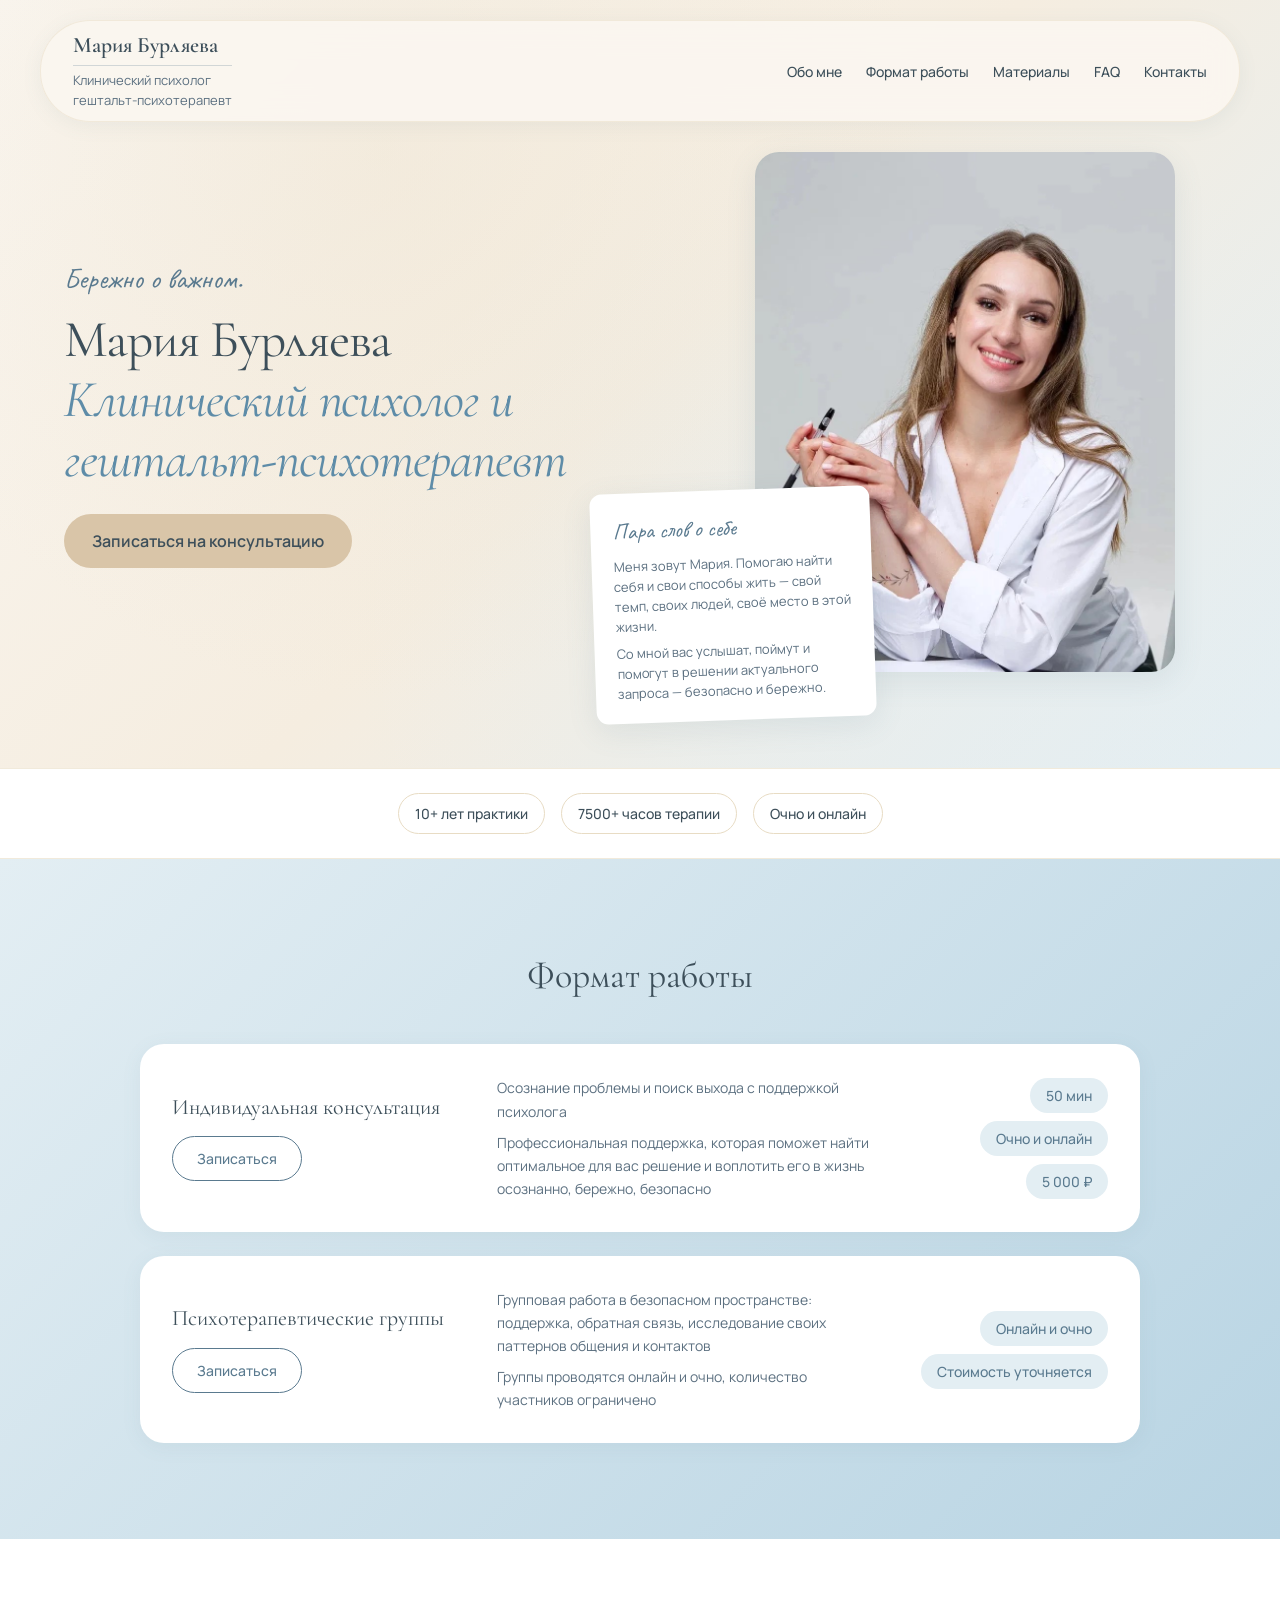
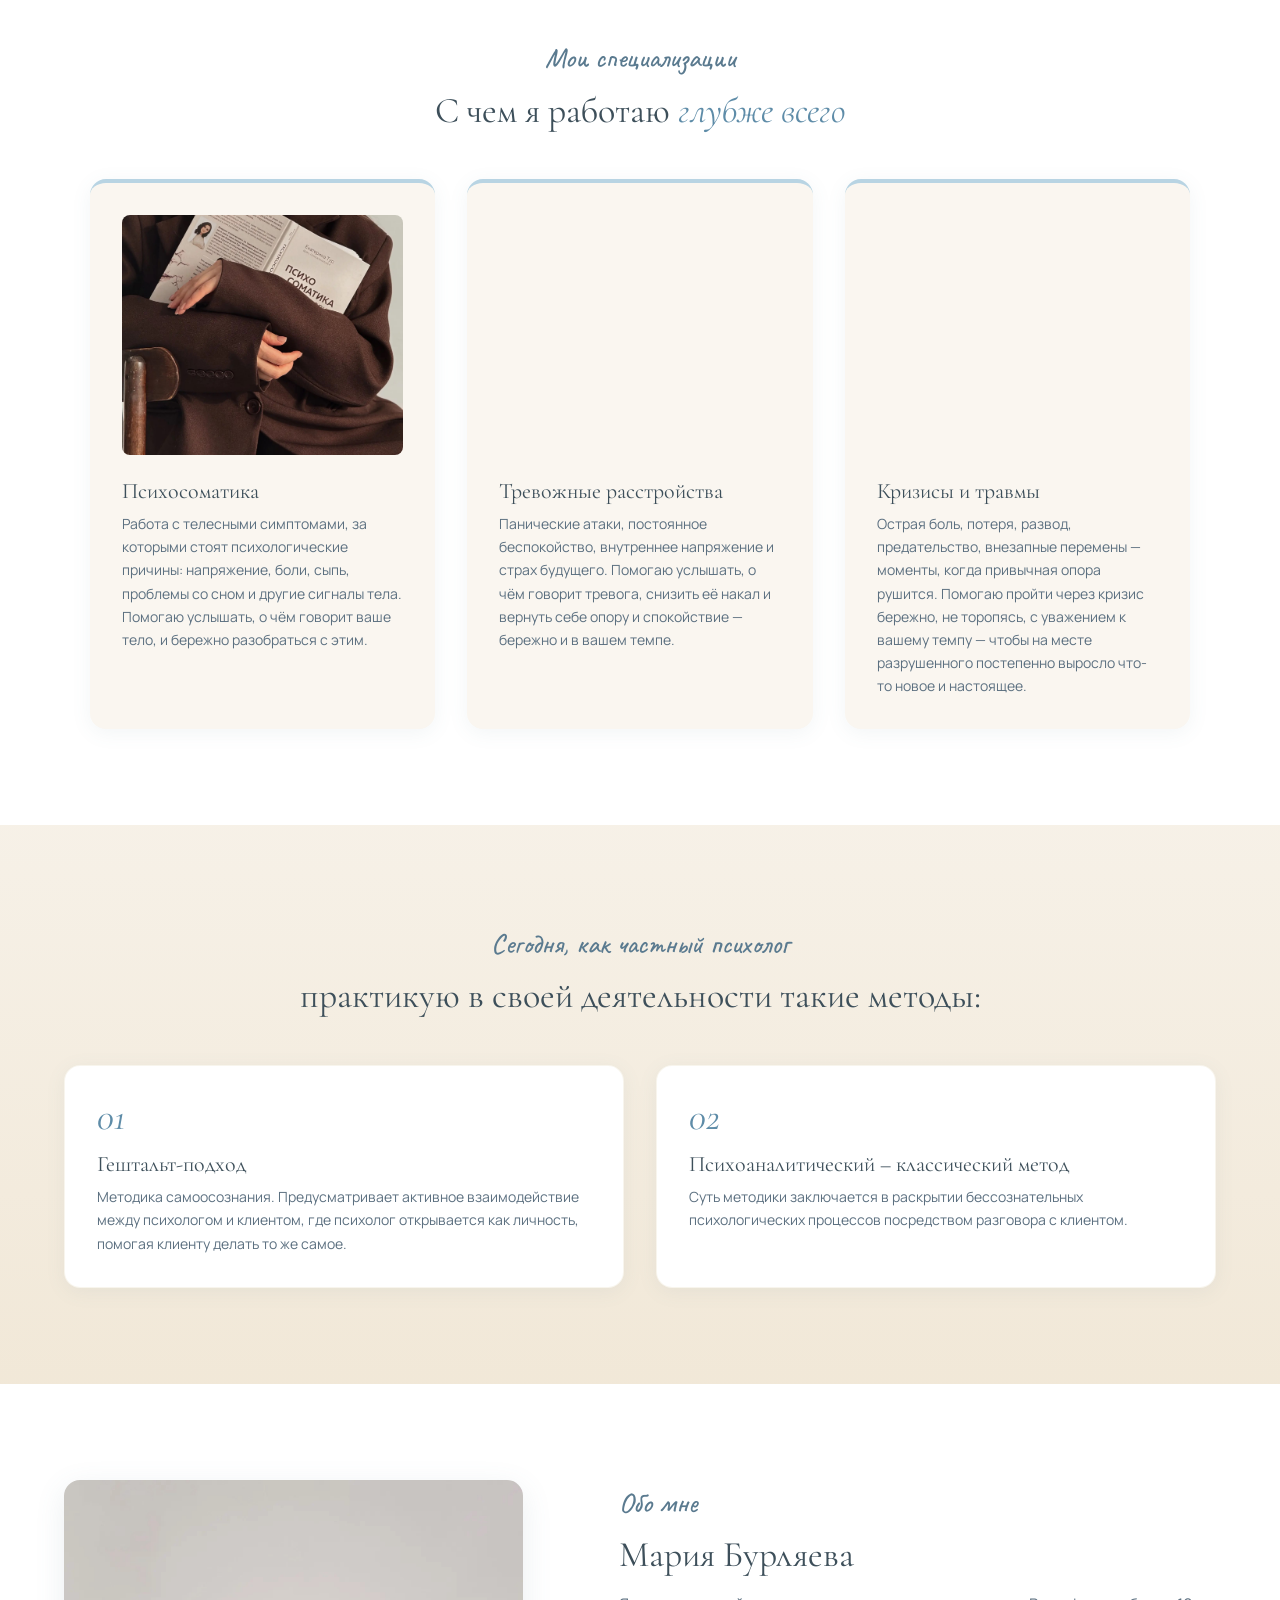
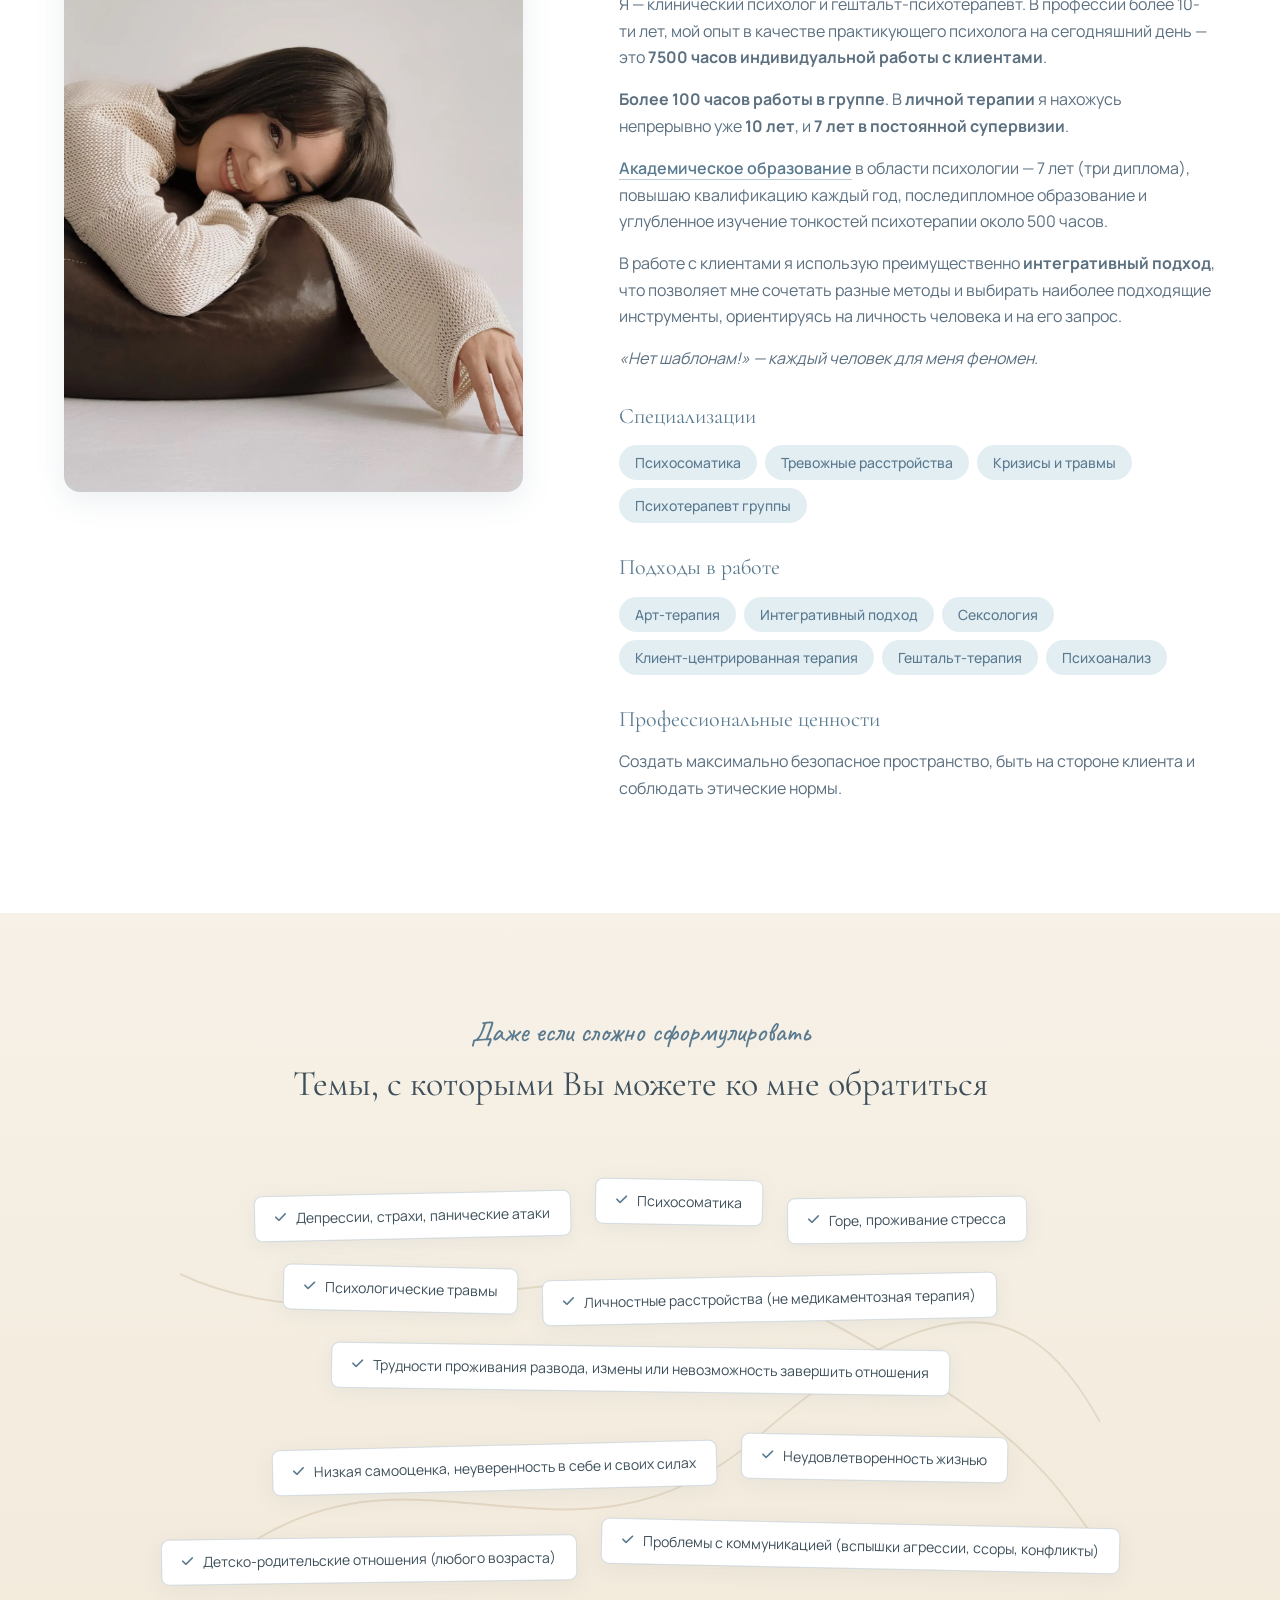
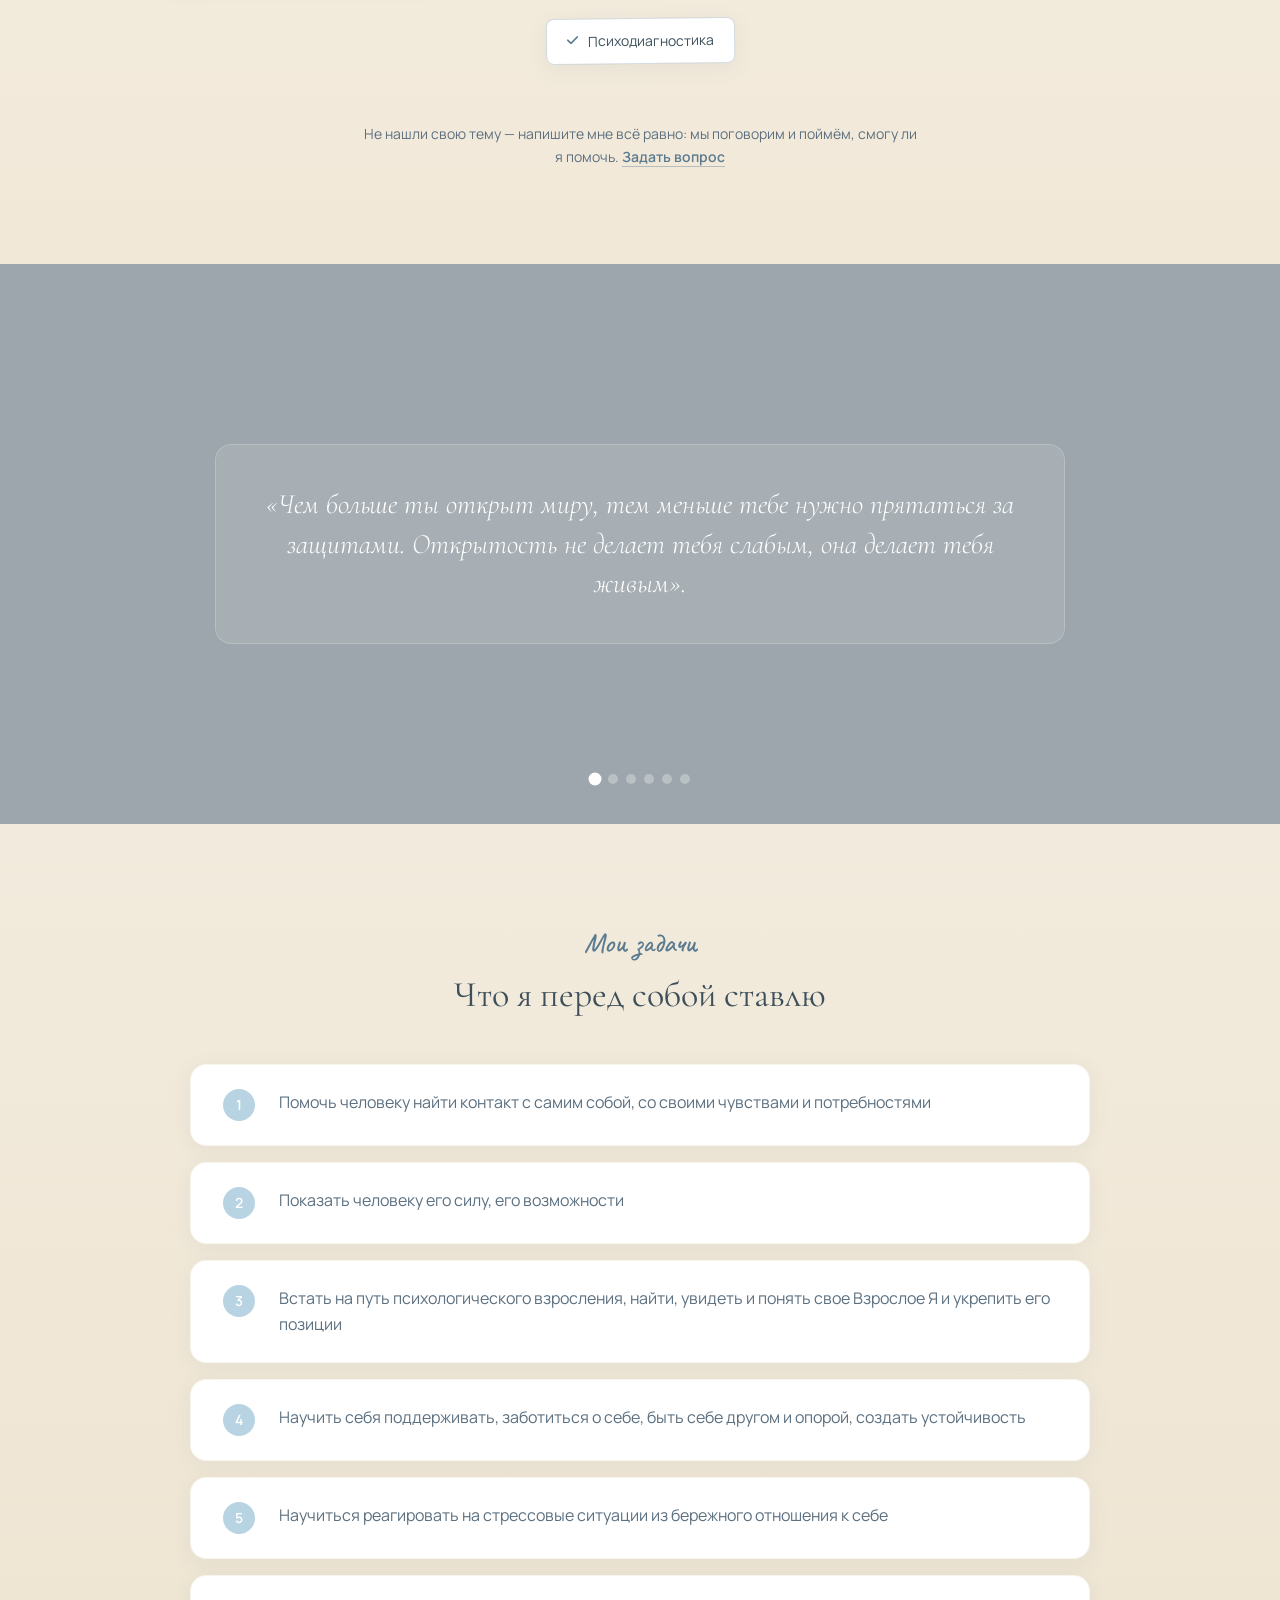
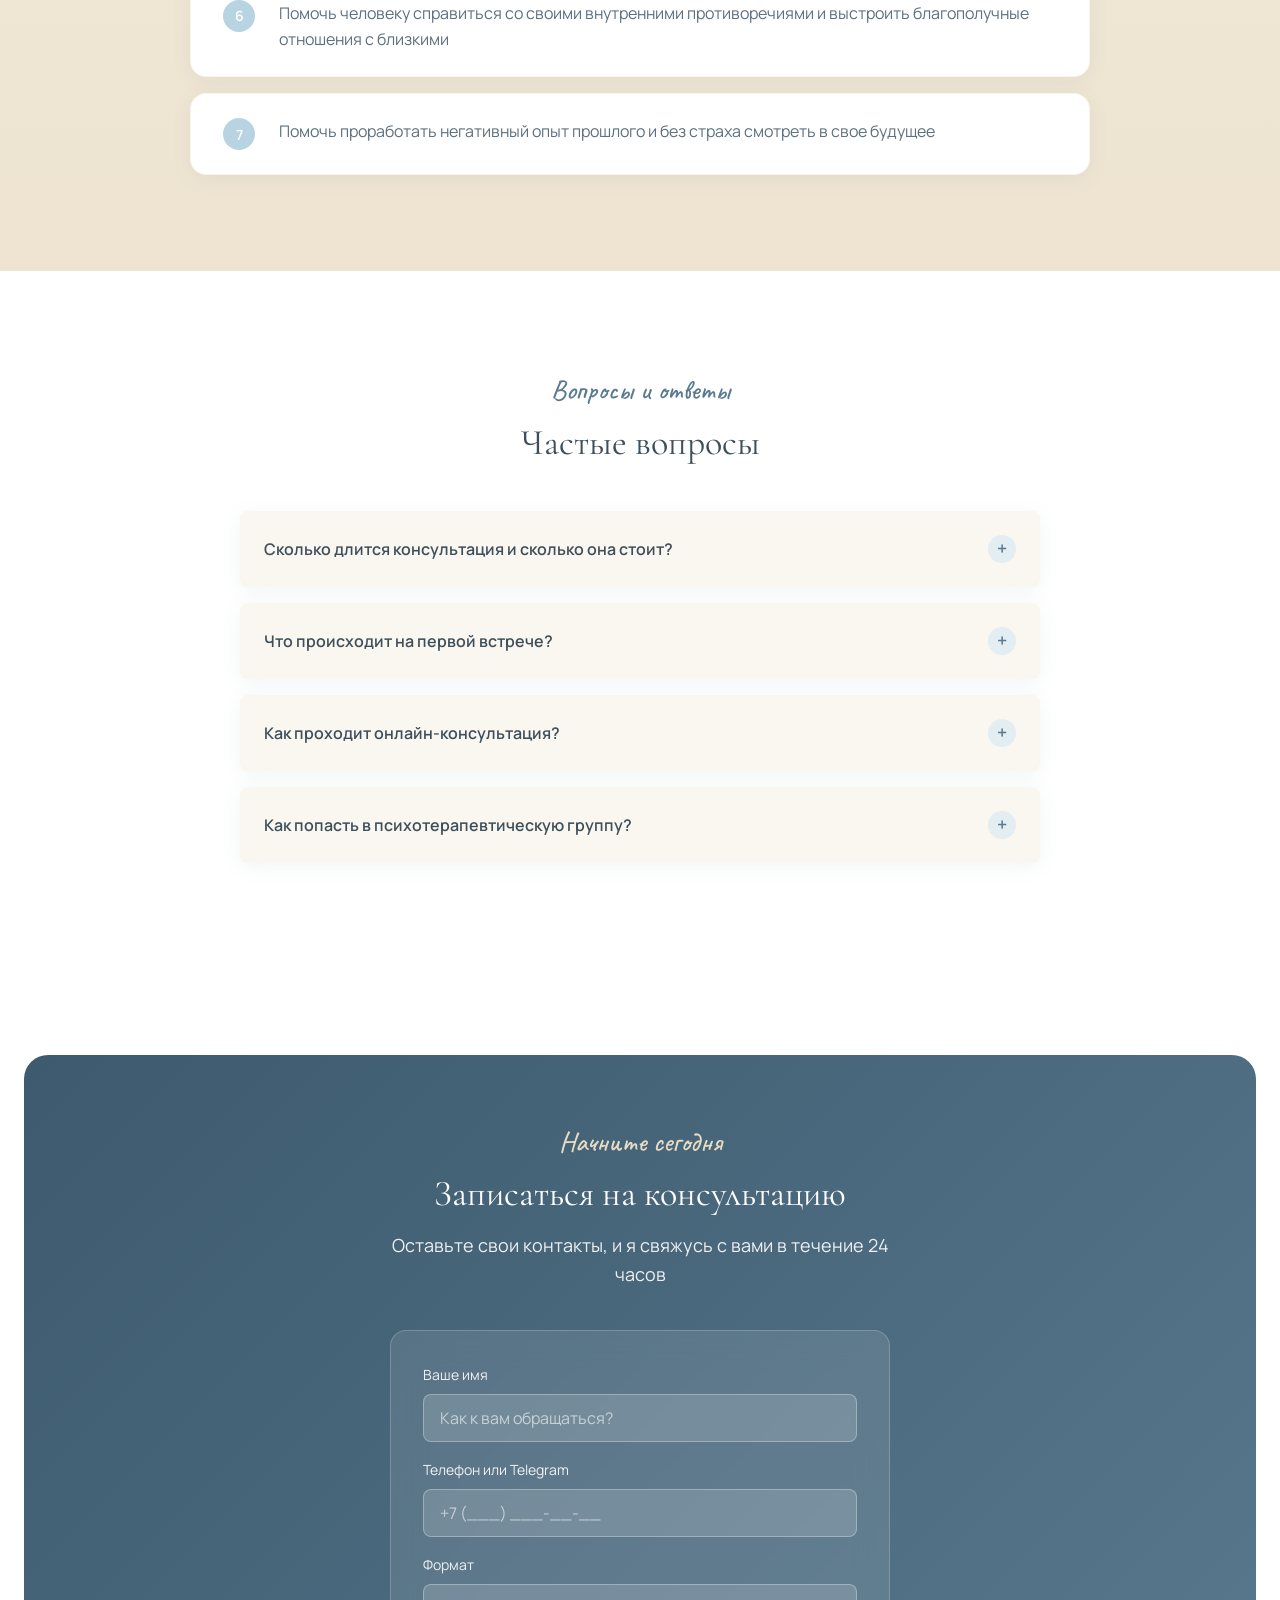
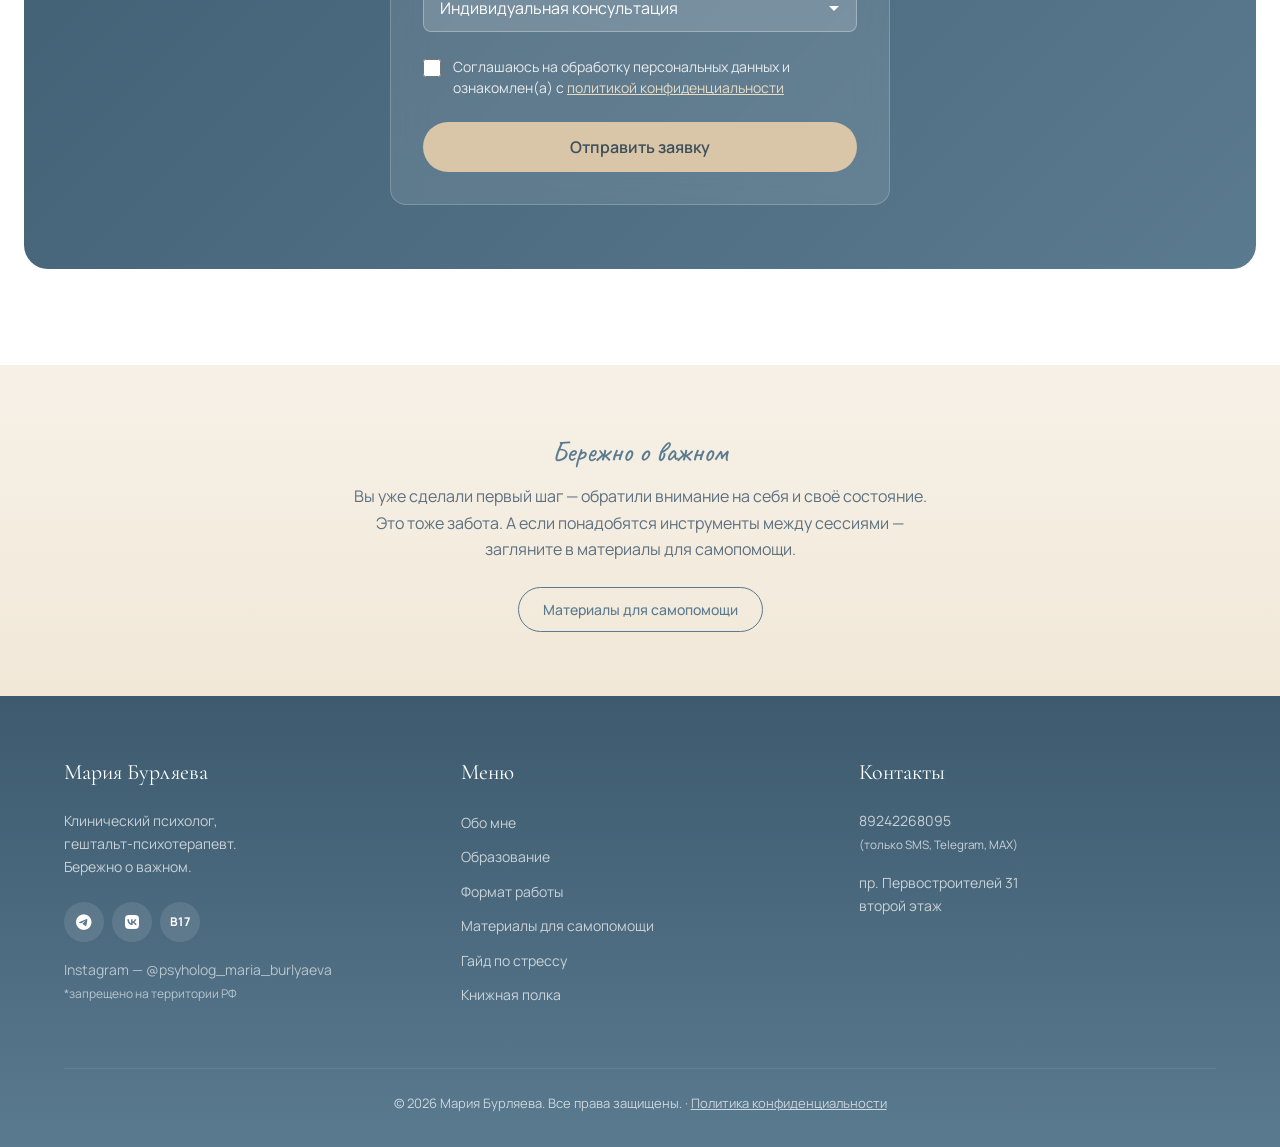
<file: index.html>
<!DOCTYPE html>
<html lang="ru">
<head>
    <meta charset="UTF-8">
    <meta name="viewport" content="width=device-width, initial-scale=1.0">
    <title>Мария Бурляева — Клинический психолог, гештальт-психотерапевт | Бережно о важном</title>
    <meta name="description" content="Клинический психолог и гештальт-психотерапевт Мария Бурляева. 10+ лет опыта, 7500 часов практики. Психосоматика, тревожные расстройства, кризисы и травмы, психотерапевтические группы. Очно и онлайн.">
    
    <meta name="color-scheme" content="light only">
    <meta name="supported-color-schemes" content="light">
    <meta name="theme-color" content="#FAF6F0">
    
    <link rel="icon" href="data:image/svg+xml,<svg xmlns='http://www.w3.org/2000/svg' viewBox='0 0 100 100'><circle cx='50' cy='50' r='48' fill='%23E3EEF3'/><path d='M10 62 Q 30 48 50 62 T 90 62' stroke='%235A7A8F' stroke-width='8' fill='none' stroke-linecap='round'/></svg>">
    <meta property="og:type" content="website">
    <meta property="og:title" content="Мария Бурляева — клинический психолог, гештальт-психотерапевт">
    <meta property="og:description" content="Бережно о важном. Психосоматика, тревожные расстройства, кризисы и травмы, психотерапевтические группы. Очно в Комсомольске-на-Амуре и онлайн. Консультация 5 000 ₽.">
    <!-- После публикации замените YOUR-DOMAIN на адрес GitHub Pages -->
    <meta property="og:image" content="https://YOUR-DOMAIN.github.io/assets/img/hero.jpg">
    <meta property="og:url" content="https://YOUR-DOMAIN.github.io/index.html">
    <link rel="canonical" href="https://YOUR-DOMAIN.github.io/index.html">
    
    <script type="application/ld+json">
    {
      "@context": "https://schema.org",
      "@type": "Person",
      "name": "Мария Бурляева",
      "jobTitle": "Клинический психолог, гештальт-психотерапевт",
      "description": "Частная практика: психосоматика, тревожные расстройства, кризисы и травмы, психотерапевтические группы, индивидуальная терапия. Очно в Комсомольске-на-Амуре и онлайн.",
      "telephone": "+7 924 226-80-95",
      "address": {
        "@type": "PostalAddress",
        "streetAddress": "пр. Первостроителей 31, 2 этаж",
        "addressLocality": "Комсомольск-на-Амуре",
        "addressCountry": "RU"
      },
      "sameAs": [
        "https://www.b17.ru/burlyaeva/",
        "https://t.me/psyholog_Maria_Burlyaeva",
        "https://vk.ru/id70805044"
      ],
      "knowsAbout": ["Психосоматика", "Тревожные расстройства", "Кризисы и травмы", "Гештальт-терапия", "Психоанализ", "Психотерапевтические группы"]
    }
    </script>
    
    <link rel="preconnect" href="https://fonts.googleapis.com">
    <link rel="preconnect" href="https://fonts.gstatic.com" crossorigin>
    <link href="https://fonts.googleapis.com/css2?family=Caveat:wght@400;500;600&family=Cormorant+Garamond:ital,wght@0,300;0,400;0,500;0,600;1,300;1,400;1,500;1,600&family=Manrope:wght@300;400;500;600;700&display=swap" rel="stylesheet">
    <link rel="stylesheet" href="https://cdnjs.cloudflare.com/ajax/libs/font-awesome/6.4.0/css/all.min.css">
    <link rel="stylesheet" href="styles.css">
    <noscript><style>.fade-in{opacity:1;transform:none}</style></noscript>
</head>
<body>

    <nav class="navbar">
        <a href="index.html" class="nav-logo">Мария Бурляева<span>Клинический психолог</span><span>гештальт-психотерапевт</span></a>
        <ul class="nav-links" id="navLinks">
            <li><a href="#about">Обо мне</a></li>
            <li><a href="#formats">Формат работы</a></li>
            <li><a href="materials.html">Материалы</a></li>
            <li><a href="#faq">FAQ</a></li>
            <li><a href="#contact">Контакты</a></li>
        </ul>
        <button class="nav-burger" id="navBurger" aria-label="Открыть меню"><span></span><span></span><span></span></button>
    </nav>

    <!-- HERO: новое фото (замените файл assets/img/hero.jpg) -->
    <section class="hero">
        <div class="container hero-grid">
            <div class="fade-in">
                <span class="hero-tagline">Бережно о важном.</span>
                <h1>Мария Бурляева<br><span class="accent-italic">Клинический психолог и гештальт-психотерапевт</span></h1>
                <div class="hero-cta"><a href="#contact" class="btn-hero">Записаться на консультацию</a></div>
            </div>
            <div class="hero-photo fade-in">
                <img src="assets/img/hero.jpg" alt="Мария Бурляева — клинический психолог" class="hero-image" decoding="async" fetchpriority="high">
                <div class="note-card">
                    <span class="hand">Пара слов о себе</span>
                    <p>Меня зовут Мария. Помогаю найти себя и свои способы жить — свой темп, своих людей, своё место в этой жизни.</p>
                    <p>Со мной вас услышат, поймут и помогут в решении актуального запроса — безопасно и бережно.</p>
                </div>
            </div>
        </div>
    </section>

    <div class="trust-bar">
        <div class="container">
            <span class="badge">10+ лет практики</span>
            <span class="badge">7500+ часов терапии</span>
            <span class="badge">Очно и онлайн</span>
        </div>
    </div>

    <section class="formats-section" id="formats">
        <div class="formats-container">
            <div class="formats-header fade-in">
                <h2>Формат работы</h2>
            </div>
            
            <div class="format-card fade-in">
                <div class="format-title">
                    <h3>Индивидуальная консультация</h3>
                    <a href="#contact" class="btn-outline">Записаться</a>
                </div>
                <div class="format-description">
                    <p>Осознание проблемы и поиск выхода с поддержкой психолога</p>
                    <p>Профессиональная поддержка, которая поможет найти оптимальное для вас решение и воплотить его в жизнь осознанно, бережно, безопасно</p>
                </div>
                <div class="format-meta">
                    <span class="meta-tag">50 мин</span>
                    <span class="meta-tag">Очно и онлайн</span>
                    <span class="meta-tag">5 000 ₽</span>
                </div>
            </div>

            <div class="format-card fade-in">
                <div class="format-title">
                    <h3>Психотерапевтические группы</h3>
                    <a href="#contact" class="btn-outline">Записаться</a>
                </div>
                <div class="format-description">
                    <p>Групповая работа в безопасном пространстве: поддержка, обратная связь, исследование своих паттернов общения и контактов</p>
                    <p>Группы проводятся онлайн и очно, количество участников ограничено</p>
                </div>
                <div class="format-meta">
                    <span class="meta-tag">Онлайн и очно</span>
                    <span class="meta-tag">Стоимость уточняется</span>
                </div>
            </div>
        </div>
    </section>

    <section class="spec-section" id="specializations">
        <div class="container">
            <div class="section-header fade-in">
                <span class="handwritten">Мои специализации</span>
                <h2>С чем я работаю <span class="accent-italic">глубже всего</span></h2>
            </div>
            <div class="spec-grid">
                <div class="spec-card fade-in">
                    <img src="assets/img/hug-book.jpg" alt="Книга о психосоматике в бережных объятиях" loading="lazy" decoding="async">
                    <h3>Психосоматика</h3>
                    <p>Работа с телесными симптомами, за которыми стоят психологические причины: напряжение, боли, сыпь, проблемы со сном и другие сигналы тела. Помогаю услышать, о чём говорит ваше тело, и бережно разобраться с этим.</p>
                </div>
                <div class="spec-card fade-in">
                    <img src="assets/img/calm.jpg" alt="Спокойствие и контакт с собой" loading="lazy" decoding="async">
                    <h3>Тревожные расстройства</h3>
                    <p>Панические атаки, постоянное беспокойство, внутреннее напряжение и страх будущего. Помогаю услышать, о чём говорит тревога, снизить её накал и вернуть себе опору и спокойствие — бережно и в вашем темпе.</p>
                </div>
                <div class="spec-card fade-in">
                    <img src="assets/img/mac-cards.jpg" alt="Метафорические ассоциативные карты в работе" loading="lazy" decoding="async">
                    <h3>Кризисы и травмы</h3>
                    <p>Острая боль, потеря, развод, предательство, внезапные перемены — моменты, когда привычная опора рушится. Помогаю пройти через кризис бережно, не торопясь, с уважением к вашему темпу — чтобы на месте разрушенного постепенно выросло что-то новое и настоящее.</p>
                </div>
            </div>
        </div>
    </section>

    <section class="methods-section sand-ripples" id="methods">
        <div class="container">
            <div class="methods-header fade-in">
                <span class="handwritten">Сегодня, как частный психолог</span>
                <h2>практикую в своей деятельности такие методы:</h2>
            </div>
            
            <div class="methods-grid">
                <div class="method-card fade-in">
                    <span class="method-number">01</span>
                    <h3 class="method-title">Гештальт-подход</h3>
                    <p class="method-description">Методика самоосознания. Предусматривает активное взаимодействие между психологом и клиентом, где психолог открывается как личность, помогая клиенту делать то же самое.</p>
                </div>
                <div class="method-card fade-in">
                    <span class="method-number">02</span>
                    <h3 class="method-title">Психоаналитический – классический метод</h3>
                    <p class="method-description">Суть методики заключается в раскрытии бессознательных психологических процессов посредством разговора с клиентом.</p>
                </div>
            </div>
        </div>
    </section>

    <section class="about-section" id="about">
        <div class="container">
            <div class="about-grid">
                <div class="fade-in">
                    <img src="assets/img/about.jpg" alt="Мария Бурляева" class="about-image" loading="lazy" decoding="async">
                </div>
                <div class="about-text fade-in">
                    <span class="handwritten">Обо мне</span>
                    <h2>Мария Бурляева</h2>
                    <p>Я — клинический психолог и гештальт-психотерапевт. В профессии более 10-ти лет, мой опыт в качестве практикующего психолога на сегодняшний день — это <strong>7500 часов индивидуальной работы с клиентами</strong>.</p>
                    <p><strong>Более 100 часов работы в группе</strong>. В <strong>личной терапии</strong> я нахожусь непрерывно уже <strong>10 лет</strong>, и <strong>7 лет в постоянной супервизии</strong>.</p>
                    <p><a href="education.html" class="text-link">Академическое образование</a> в области психологии — 7 лет (три диплома), повышаю квалификацию каждый год, последипломное образование и углубленное изучение тонкостей психотерапии около 500 часов.</p>
                    <p>В работе с клиентами я использую преимущественно <strong>интегративный подход</strong>, что позволяет мне сочетать разные методы и выбирать наиболее подходящие инструменты, ориентируясь на личность человека и на его запрос.</p>
                    <p><em>«Нет шаблонам!» — каждый человек для меня феномен.</em></p>

                    <h3>Специализации</h3>
                    <div class="approach-tags">
                        <span class="approach-tag">Психосоматика</span>
                        <span class="approach-tag">Тревожные расстройства</span>
                        <span class="approach-tag">Кризисы и травмы</span>
                        <span class="approach-tag">Психотерапевт группы</span>
                    </div>

                    <h3>Подходы в работе</h3>
                    <div class="approach-tags">
                        <span class="approach-tag">Арт-терапия</span>
                        <span class="approach-tag">Интегративный подход</span>
                        <span class="approach-tag">Сексология</span>
                        <span class="approach-tag">Клиент-центрированная терапия</span>
                        <span class="approach-tag">Гештальт-терапия</span>
                        <span class="approach-tag">Психоанализ</span>
                    </div>

                    <h3>Профессиональные ценности</h3>
                    <p>Создать максимально безопасное пространство, быть на стороне клиента и соблюдать этические нормы.</p>
                </div>
            </div>
        </div>
    </section>

    <section class="topics-section sand-ripples" id="topics">
        <div class="container">
            <div class="section-header fade-in">
                <span class="handwritten">Даже если сложно сформулировать</span>
                <h2>Темы, с которыми Вы можете ко мне обратиться</h2>
            </div>

            <div class="topics-cloud fade-in">
                <svg class="topics-lines" viewBox="0 0 1000 400" preserveAspectRatio="none" aria-hidden="true">
                    <path d="M60 320 C 260 180, 420 340, 620 210 S 900 120, 960 200" fill="none" stroke-width="1.5"/>
                    <path d="M40 90 C 240 160, 480 40, 700 130 S 920 260, 970 300" fill="none" stroke-width="1.5"/>
                </svg>
                <span class="topic-chip"><i class="fas fa-check" aria-hidden="true"></i>Депрессии, страхи, панические атаки</span>
                <span class="topic-chip"><i class="fas fa-check" aria-hidden="true"></i>Психосоматика</span>
                <span class="topic-chip"><i class="fas fa-check" aria-hidden="true"></i>Горе, проживание стресса</span>
                <span class="topic-chip"><i class="fas fa-check" aria-hidden="true"></i>Психологические травмы</span>
                <span class="topic-chip"><i class="fas fa-check" aria-hidden="true"></i>Личностные расстройства (не медикаментозная терапия)</span>
                <span class="topic-chip"><i class="fas fa-check" aria-hidden="true"></i>Трудности проживания развода, измены или невозможность завершить отношения</span>
                <span class="topic-chip"><i class="fas fa-check" aria-hidden="true"></i>Низкая самооценка, неуверенность в себе и своих силах</span>
                <span class="topic-chip"><i class="fas fa-check" aria-hidden="true"></i>Неудовлетворенность жизнью</span>
                <span class="topic-chip"><i class="fas fa-check" aria-hidden="true"></i>Детско-родительские отношения (любого возраста)</span>
                <span class="topic-chip"><i class="fas fa-check" aria-hidden="true"></i>Проблемы с коммуникацией (вспышки агрессии, ссоры, конфликты)</span>
                <span class="topic-chip"><i class="fas fa-check" aria-hidden="true"></i>Психодиагностика</span>
            </div>

            <p class="topics-note">
                Не нашли свою тему — напишите мне всё равно: мы поговорим и поймём, смогу ли я помочь. 
                <a href="#contact">Задать вопрос</a>
            </p>
        </div>
    </section>

    <!-- ЦИТАТЫ НА ФОНЕ МОРЯ: 6 новых цитат -->
    <section class="principles-section">
        <div class="video-background">
            <video id="oceanVideo" autoplay muted loop playsinline preload="metadata" aria-hidden="true">
                <source src="assets/ocean.mp4" type="video/mp4">
            </video>
            <div class="video-overlay"></div>
        </div>
        
        <div class="principles-container">
            <div class="principle-quote active">
                <p>«Чем больше ты открыт миру, тем меньше тебе нужно прятаться за защитами. Открытость не делает тебя слабым, она делает тебя живым».</p>
            </div>
            <div class="principle-quote">
                <p>«Близость начинается не там, где мы перестаём бояться, а там, где решаемся быть собой, даже когда немного страшно».</p>
            </div>
            <div class="principle-quote">
                <p>«Иногда самое взрослое решение — перестать доказывать, что ты справляешься, и честно признать, что тебе нужна поддержка».</p>
            </div>
            <div class="principle-quote">
                <p>«Мы часто называем это характером, хотя на самом деле это может быть просто способ больше никогда не испытывать боль».</p>
            </div>
            <div class="principle-quote">
                <p>«Психологическая зрелость — не в том, чтобы ничего не чувствовать, а в том, чтобы выдерживать свои чувства, не разрушая себя и отношения с другими».</p>
            </div>
            <div class="principle-quote">
                <p>«Уязвимость — это не отсутствие силы. Это способность не отказываться от себя ради того, чтобы казаться сильным».</p>
            </div>
        </div>
        
        <div class="quote-indicators" role="group" aria-label="Переключение цитат">
            <button class="quote-dot active" data-index="0" aria-label="Цитата 1"></button>
            <button class="quote-dot" data-index="1" aria-label="Цитата 2"></button>
            <button class="quote-dot" data-index="2" aria-label="Цитата 3"></button>
            <button class="quote-dot" data-index="3" aria-label="Цитата 4"></button>
            <button class="quote-dot" data-index="4" aria-label="Цитата 5"></button>
            <button class="quote-dot" data-index="5" aria-label="Цитата 6"></button>
        </div>
    </section>

    <section class="tasks-section sand-ripples-dense">
        <div class="container">
            <div class="section-header fade-in">
                <span class="handwritten">Мои задачи</span>
                <h2>Что я перед собой ставлю</h2>
            </div>
            <div class="tasks-list">
                <div class="task-item fade-in"><span class="task-number">1</span><div class="task-content">Помочь человеку найти контакт с самим собой, со своими чувствами и потребностями</div></div>
                <div class="task-item fade-in"><span class="task-number">2</span><div class="task-content">Показать человеку его силу, его возможности</div></div>
                <div class="task-item fade-in"><span class="task-number">3</span><div class="task-content">Встать на путь психологического взросления, найти, увидеть и понять свое Взрослое Я и укрепить его позиции</div></div>
                <div class="task-item fade-in"><span class="task-number">4</span><div class="task-content">Научить себя поддерживать, заботиться о себе, быть себе другом и опорой, создать устойчивость</div></div>
                <div class="task-item fade-in"><span class="task-number">5</span><div class="task-content">Научиться реагировать на стрессовые ситуации из бережного отношения к себе</div></div>
                <div class="task-item fade-in"><span class="task-number">6</span><div class="task-content">Помочь человеку справиться со своими внутренними противоречиями и выстроить благополучные отношения с близкими</div></div>
                <div class="task-item fade-in"><span class="task-number">7</span><div class="task-content">Помочь проработать негативный опыт прошлого и без страха смотреть в свое будущее</div></div>
            </div>
        </div>
    </section>

    <section class="faq-section" id="faq">
        <div class="container">
            <div class="section-header fade-in">
                <span class="handwritten">Вопросы и ответы</span>
                <h2>Частые вопросы</h2>
            </div>
            <div class="faq-container">
                <div class="faq-item fade-in">
                    <button type="button" class="faq-question" aria-expanded="false" aria-controls="faq-1">Сколько длится консультация и сколько она стоит?<span class="faq-icon" aria-hidden="true">+</span></button>
                    <div class="faq-answer" id="faq-1">Стандартная сессия длится 50 минут и стоит 5 000 ₽ — одинаково для очного и онлайн-формата. Рекомендуемая частота — 1–2 раза в неделю.</div>
                </div>
                <div class="faq-item fade-in">
                    <button type="button" class="faq-question" aria-expanded="false" aria-controls="faq-2">Что происходит на первой встрече?<span class="faq-icon" aria-hidden="true">+</span></button>
                    <div class="faq-answer" id="faq-2">Мы знакомимся, обсуждаем ваш запрос и определяем, комфортно ли нам работать вместе. Вы можете задать любые вопросы о моём подходе и методе работы.</div>
                </div>
                <div class="faq-item fade-in">
                    <button type="button" class="faq-question" aria-expanded="false" aria-controls="faq-3">Как проходит онлайн-консультация?<span class="faq-icon" aria-hidden="true">+</span></button>
                    <div class="faq-answer" id="faq-3">Встречаемся в Zoom, Skype или Telegram. Важно быть в тихом месте со стабильным интернетом. По качеству работы онлайн-формат не уступает очному.</div>
                </div>
                <div class="faq-item fade-in">
                    <button type="button" class="faq-question" aria-expanded="false" aria-controls="faq-4">Как попасть в психотерапевтическую группу?<span class="faq-icon" aria-hidden="true">+</span></button>
                    <div class="faq-answer" id="faq-4">Напишите мне — я расскажу о ближайших группах (онлайн и очных), формате и стоимости. Перед стартом группы мы кратко созвонимся, чтобы понять, подходит ли вам этот формат.</div>
                </div>
            </div>
        </div>
    </section>

    <section id="contact">
        <div class="contact-section fade-in">
            <span class="handwritten" style="color: var(--sand);">Начните сегодня</span>
            <h2>Записаться на консультацию</h2>
            <p class="contact-subtitle">Оставьте свои контакты, и я свяжусь с вами в течение 24 часов</p>
            
            <form class="contact-form" id="contactForm">
                <div class="form-group">
                    <label for="name">Ваше имя</label>
                    <input type="text" id="name" name="name" placeholder="Как к вам обращаться?" autocomplete="name" required>
                </div>
                <div class="form-group">
                    <label for="phone">Телефон или Telegram</label>
                    <input type="text" id="phone" name="phone" placeholder="+7 (___) ___-__-__" autocomplete="tel" required>
                </div>
                <div class="form-group">
                    <label for="service">Формат</label>
                    <select id="service" name="service">
                        <option value="individual">Индивидуальная консультация</option>
                        <option value="group">Психотерапевтическая группа</option>
                        <option value="other">Другое</option>
                    </select>
                </div>
                <label class="consent">
                    <input type="checkbox" id="consent" name="consent" required>
                    <span>Соглашаюсь на обработку персональных данных и ознакомлен(а) с <a href="privacy.html" target="_blank" rel="noopener">политикой конфиденциальности</a></span>
                </label>
                <button type="submit" class="btn-coral">Отправить заявку</button>
                <p class="form-status" id="formStatus" role="status">Спасибо! Заявка отправлена. Я свяжусь с вами в течение 24 часов.</p>
            </form>
        </div>
    </section>

    <section class="farewell sand-ripples">
        <div class="container farewell-inner fade-in">
            <span class="handwritten">Бережно о важном</span>
            <p class="lead">Вы уже сделали первый шаг — обратили внимание на себя и своё состояние. Это тоже забота. А если понадобятся инструменты между сессиями — загляните в материалы для самопомощи.</p>
            <a href="materials.html" class="btn-outline">Материалы для самопомощи</a>
        </div>
    </section>

    <footer>
        <div class="container">
            <div class="footer-grid">
                <div class="footer-col">
                    <h4>Мария Бурляева</h4>
                    <p>Клинический психолог,<br>гештальт-психотерапевт.<br>Бережно о важном.</p>
                    <div class="footer-social">
                        <a href="https://t.me/psyholog_Maria_Burlyaeva" target="_blank" rel="noopener" aria-label="Telegram"><i class="fab fa-telegram-plane"></i></a>
                        <a href="https://vk.ru/id70805044" target="_blank" rel="noopener" aria-label="ВКонтакте"><i class="fab fa-vk"></i></a>
                        <a href="https://www.b17.ru/burlyaeva/" target="_blank" rel="noopener" aria-label="Профиль на B17"><span class="b17-icon">B17</span></a>
                    </div>
                    <p class="footer-note">Instagram — @psyholog_maria_burlyaeva<br><small>*запрещено на территории РФ</small></p>
                </div>
                <div class="footer-col">
                    <h4>Меню</h4>
                    <ul>
                        <li><a href="index.html#about">Обо мне</a></li>
                        <li><a href="education.html">Образование</a></li>
                        <li><a href="index.html#formats">Формат работы</a></li>
                        <li><a href="materials.html">Материалы для самопомощи</a></li>
                        <li><a href="materials.html#guide">Гайд по стрессу</a></li>
                        <li><a href="materials.html#books">Книжная полка</a></li>
                    </ul>
                </div>
                <div class="footer-col">
                    <h4>Контакты</h4>
                    <p><a href="tel:+79242268095">89242268095</a><br><small>(только SMS, Telegram, MAX)</small></p>
                    <p>пр. Первостроителей 31<br>второй этаж</p>
                </div>
            </div>
            <div class="footer-bottom">
                <p>&copy; 2026 Мария Бурляева. Все права защищены. · <a href="privacy.html">Политика конфиденциальности</a></p>
            </div>
        </div>
    </footer>

    <script>
        document.getElementById('navBurger').addEventListener('click', () => {
            document.getElementById('navLinks').classList.toggle('active');
        });

        document.querySelectorAll('.faq-question').forEach(btn => {
            btn.addEventListener('click', () => {
                const item = btn.parentElement;
                const wasOpen = item.classList.contains('active');
                document.querySelectorAll('.faq-item').forEach(i => {
                    i.classList.remove('active');
                    i.querySelector('.faq-question').setAttribute('aria-expanded', 'false');
                });
                if (!wasOpen) {
                    item.classList.add('active');
                    btn.setAttribute('aria-expanded', 'true');
                }
            });
        });

        const observer = new IntersectionObserver((entries) => {
            entries.forEach(entry => {
                if (entry.isIntersecting) entry.target.classList.add('visible');
            });
        }, { threshold: 0.1 });
        document.querySelectorAll('.fade-in').forEach(el => observer.observe(el));

        // Карусель цитат: 6 слайдов, автопереключение каждые 5 секунд
        const quotes = document.querySelectorAll('.principle-quote');
        const dots = document.querySelectorAll('.quote-dot');
        let currentQuote = 0;

        function showQuote(index) {
            quotes.forEach(q => q.classList.remove('active'));
            dots.forEach(d => d.classList.remove('active'));
            quotes[index].classList.add('active');
            dots[index].classList.add('active');
            currentQuote = index;
        }

        setInterval(() => showQuote((currentQuote + 1) % quotes.length), 5000);
        dots.forEach((dot, index) => dot.addEventListener('click', () => showQuote(index)));

        const ocean = document.getElementById('oceanVideo');
        if (ocean) {
            const videoObserver = new IntersectionObserver((entries) => {
                entries.forEach(entry => {
                    if (entry.isIntersecting) ocean.play().catch(() => {});
                    else ocean.pause();
                });
            }, { threshold: 0.15 });
            videoObserver.observe(ocean.closest('section'));
        }

        // Отправка заявки на burlyaeva.m@bk.ru через FormSubmit + запасной mailto
        const form = document.getElementById('contactForm');
        form.addEventListener('submit', async (e) => {
            e.preventDefault();
            const status = document.getElementById('formStatus');
            const fd = new FormData(form);
            const data = Object.fromEntries(fd.entries());
            data._subject = 'Заявка с сайта Марии Бурляевой';
            data._template = 'table';
            data._captcha = 'false';
            try {
                const res = await fetch('https://formsubmit.co/ajax/burlyaeva.m@bk.ru', {
                    method: 'POST',
                    headers: { 'Content-Type': 'application/json', 'Accept': 'application/json' },
                    body: JSON.stringify(data)
                });
                if (!res.ok) throw new Error('send failed');
                status.textContent = 'Спасибо! Заявка отправлена. Я свяжусь с вами в течение 24 часов.';
                status.classList.add('visible');
                form.reset();
            } catch (err) {
                const body = encodeURIComponent(
                    'Имя: ' + data.name + '\nТелефон или Telegram: ' + data.phone + '\nФормат: ' + data.service
                );
                window.location.href = 'mailto:burlyaeva.m@bk.ru?subject=' +
                    encodeURIComponent('Заявка с сайта Марии Бурляевой') + '&body=' + body;
                status.textContent = 'Открылась ваша почтовая программа для отправки письма. Если нет — напишите на burlyaeva.m@bk.ru.';
                status.classList.add('visible');
            }
            setTimeout(() => status.classList.remove('visible'), 8000);
        });
    </script>
</body>
</html>
</file>
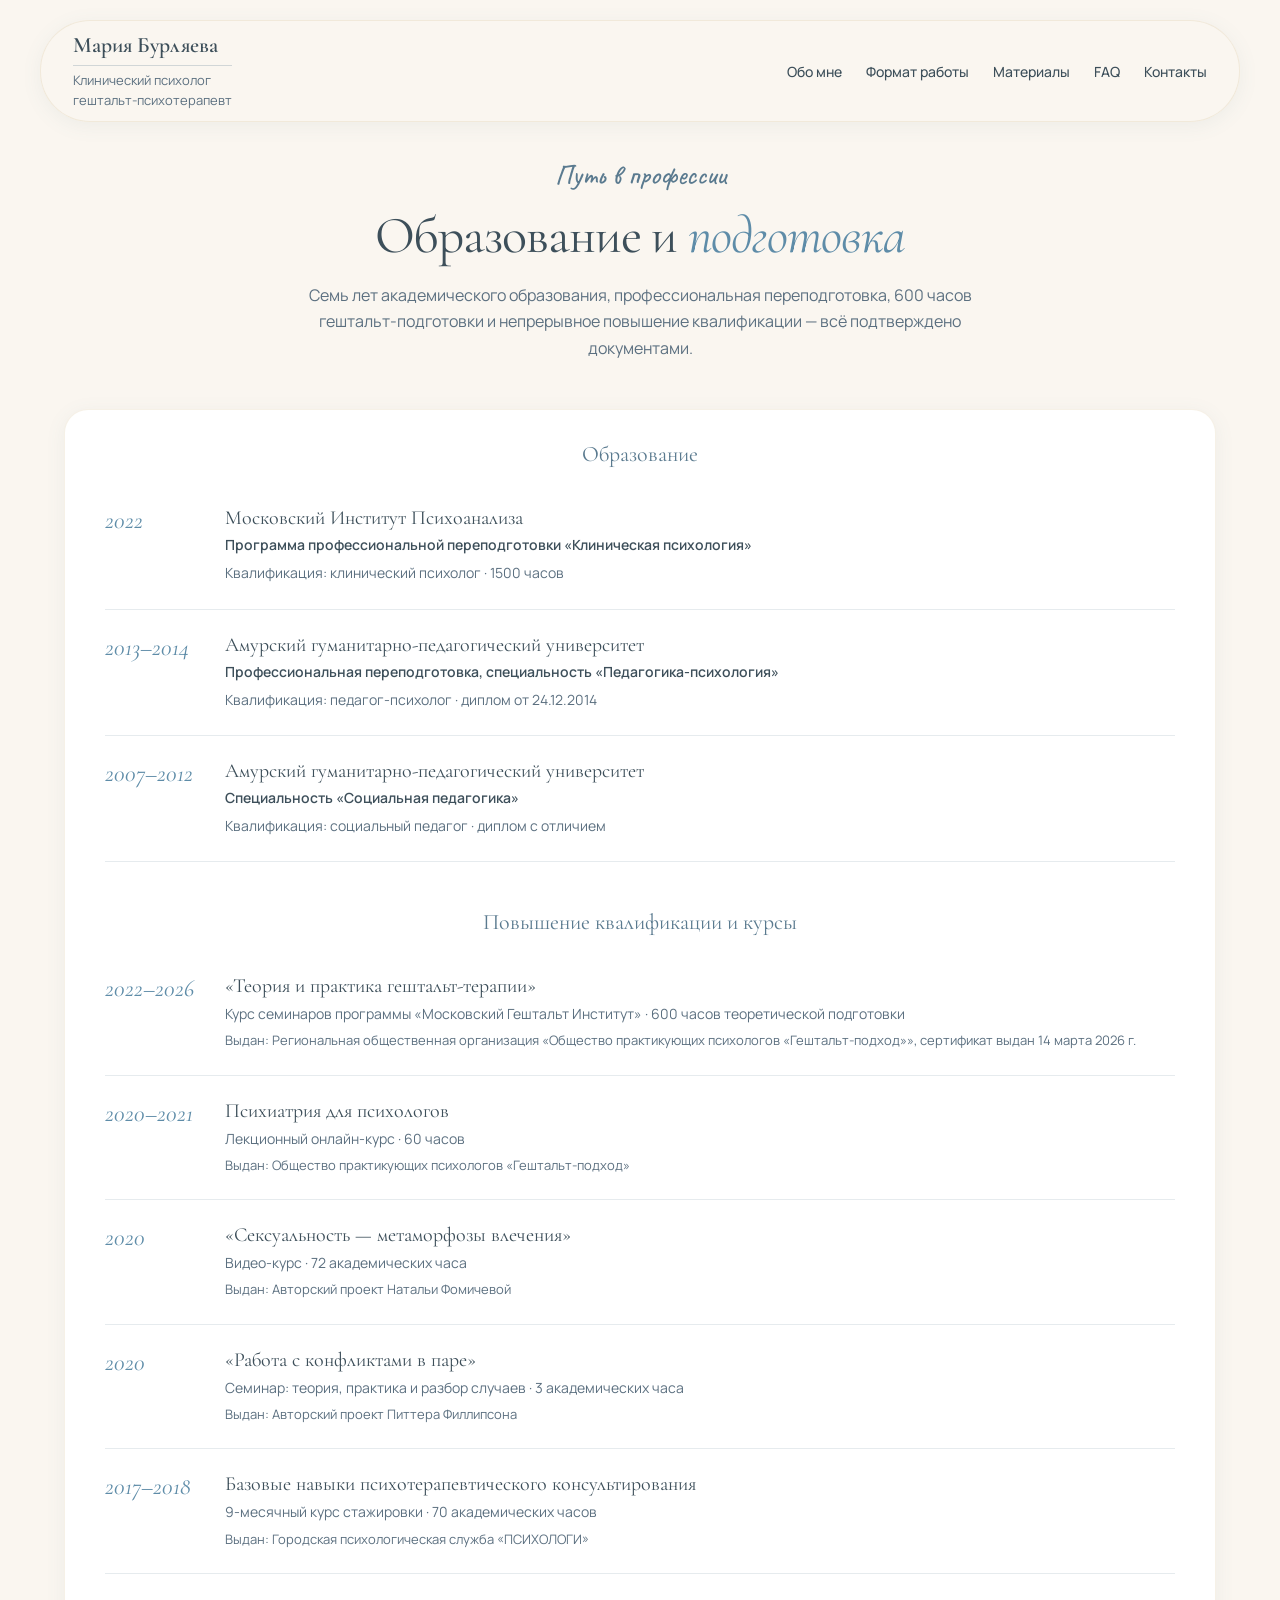
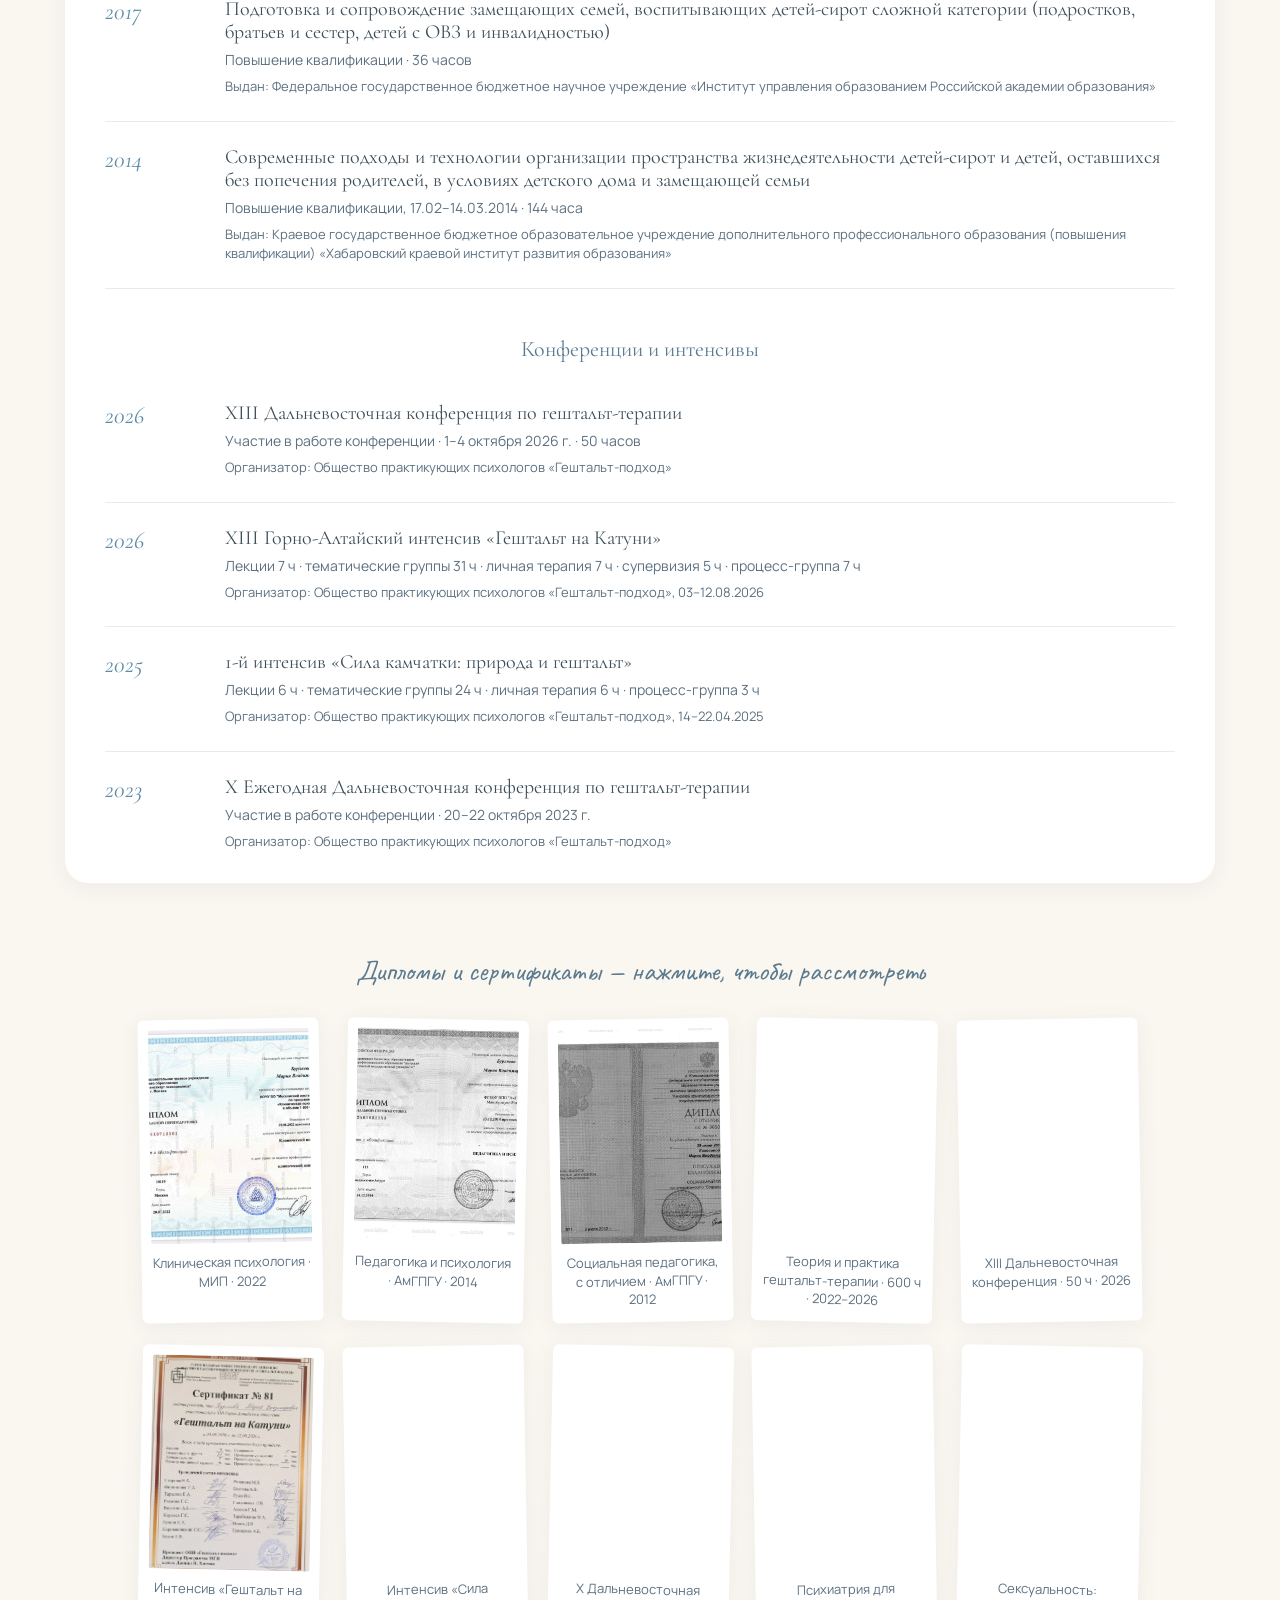
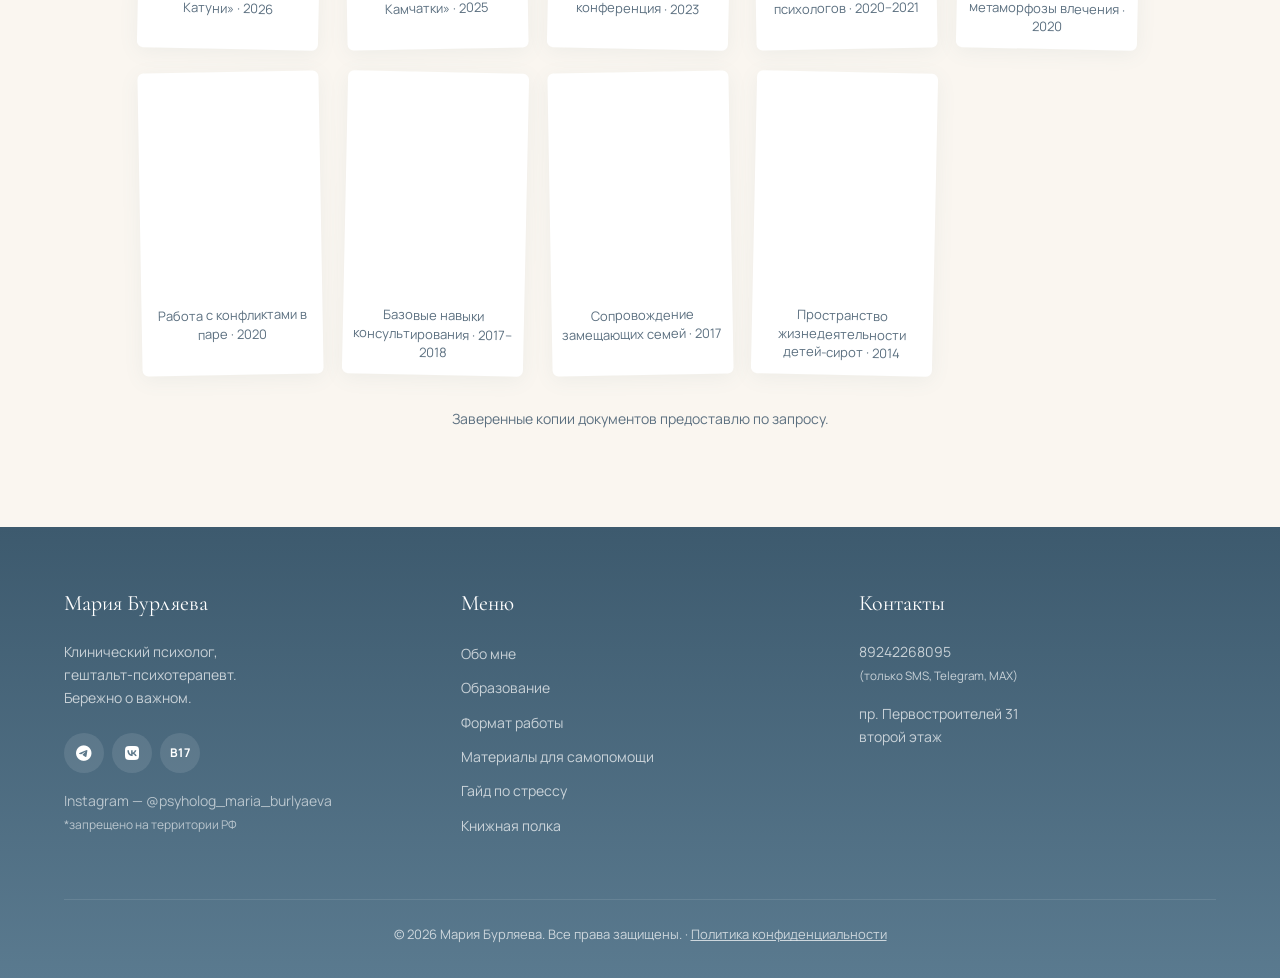
<file: education.html>
<!DOCTYPE html>
<html lang="ru">
<head>
    <meta charset="UTF-8">
    <meta name="viewport" content="width=device-width, initial-scale=1.0">
    <title>Образование и подготовка — Мария Бурляева</title>
    <meta name="description" content="Образование Марии Бурляевой: дипломы, профессиональная переподготовка, удостоверения, сертификаты, конференции и интенсивы. Московский Институт Психоанализа, АмГПГУ, Московский Гештальт Институт.">
    
    <meta name="color-scheme" content="light only">
    <meta name="theme-color" content="#FAF6F0">
    
    <link rel="icon" href="data:image/svg+xml,<svg xmlns='http://www.w3.org/2000/svg' viewBox='0 0 100 100'><circle cx='50' cy='50' r='48' fill='%23E3EEF3'/><path d='M10 62 Q 30 48 50 62 T 90 62' stroke='%235A7A8F' stroke-width='8' fill='none' stroke-linecap='round'/></svg>">
    <meta property="og:type" content="website">
    <meta property="og:title" content="Образование и подготовка — Мария Бурляева">
    <meta property="og:description" content="Дипломы, удостоверения и сертификаты: семь лет академического образования, 600 часов гештальт-подготовки и непрерывная практика.">
    <!-- После публикации замените YOUR-DOMAIN на адрес GitHub Pages -->
    <meta property="og:image" content="https://YOUR-DOMAIN.github.io/assets/img/reading.jpg">
    <meta property="og:url" content="https://YOUR-DOMAIN.github.io/education.html">
    <link rel="canonical" href="https://YOUR-DOMAIN.github.io/education.html">
    
    <link rel="preconnect" href="https://fonts.googleapis.com">
    <link rel="preconnect" href="https://fonts.gstatic.com" crossorigin>
    <link href="https://fonts.googleapis.com/css2?family=Caveat:wght@400;500;600&family=Cormorant+Garamond:ital,wght@0,300;0,400;0,500;0,600;1,300;1,400;1,500;1,600&family=Manrope:wght@300;400;500;600;700&display=swap" rel="stylesheet">
    <link rel="stylesheet" href="https://cdnjs.cloudflare.com/ajax/libs/font-awesome/6.4.0/css/all.min.css">
    <link rel="stylesheet" href="styles.css">
    <noscript><style>.fade-in{opacity:1;transform:none}</style></noscript>
</head>
<body>

    <nav class="navbar">
        <a href="index.html" class="nav-logo">Мария Бурляева<span>Клинический психолог</span><span>гештальт-психотерапевт</span></a>
        <ul class="nav-links" id="navLinks">
            <li><a href="index.html#about">Обо мне</a></li>
            <li><a href="index.html#formats">Формат работы</a></li>
            <li><a href="materials.html">Материалы</a></li>
            <li><a href="index.html#faq">FAQ</a></li>
            <li><a href="index.html#contact">Контакты</a></li>
        </ul>
        <button class="nav-burger" id="navBurger" aria-label="Открыть меню"><span></span><span></span><span></span></button>
    </nav>

    <section class="education-page">
        <div class="container">
            <div class="section-header fade-in">
                <span class="handwritten">Путь в профессии</span>
                <h1>Образование и <span class="accent-italic">подготовка</span></h1>
                <p class="lead">Семь лет академического образования, профессиональная переподготовка, 600 часов гештальт-подготовки и непрерывное повышение квалификации — всё подтверждено документами.</p>
            </div>

            <div class="chapters-sheet fade-in">
                <h3 class="edu-group-title">Образование</h3>

                <div class="edu-item">
                    <span class="edu-year">2022</span>
                    <div>
                        <h3>Московский Институт Психоанализа</h3>
                        <p class="edu-program">Программа профессиональной переподготовки «Клиническая психология»</p>
                        <p class="edu-meta">Квалификация: клинический психолог · 1500 часов</p>
                    </div>
                </div>

                <div class="edu-item">
                    <span class="edu-year">2013–2014</span>
                    <div>
                        <h3>Амурский гуманитарно-педагогический университет</h3>
                        <p class="edu-program">Профессиональная переподготовка, специальность «Педагогика-психология»</p>
                        <p class="edu-meta">Квалификация: педагог-психолог · диплом от 24.12.2014</p>
                    </div>
                </div>

                <div class="edu-item">
                    <span class="edu-year">2007–2012</span>
                    <div>
                        <h3>Амурский гуманитарно-педагогический университет</h3>
                        <p class="edu-program">Специальность «Социальная педагогика»</p>
                        <p class="edu-meta">Квалификация: социальный педагог · диплом с отличием</p>
                    </div>
                </div>

                <h3 class="edu-group-title">Повышение квалификации и курсы</h3>

                <div class="edu-item">
                    <span class="edu-year">2022–2026</span>
                    <div>
                        <h3>«Теория и практика гештальт-терапии»</h3>
                        <p class="edu-meta">Курс семинаров программы «Московский Гештальт Институт» · 600 часов теоретической подготовки</p>
                        <p class="edu-issuer">Выдан: Региональная общественная организация «Общество практикующих психологов «Гештальт-подход»», сертификат выдан 14 марта 2026 г.</p>
                    </div>
                </div>

                <div class="edu-item">
                    <span class="edu-year">2020–2021</span>
                    <div>
                        <h3>Психиатрия для психологов</h3>
                        <p class="edu-meta">Лекционный онлайн-курс · 60 часов</p>
                        <p class="edu-issuer">Выдан: Общество практикующих психологов «Гештальт-подход»</p>
                    </div>
                </div>

                <div class="edu-item">
                    <span class="edu-year">2020</span>
                    <div>
                        <h3>«Сексуальность — метаморфозы влечения»</h3>
                        <p class="edu-meta">Видео-курс · 72 академических часа</p>
                        <p class="edu-issuer">Выдан: Авторский проект Натальи Фомичевой</p>
                    </div>
                </div>

                <div class="edu-item">
                    <span class="edu-year">2020</span>
                    <div>
                        <h3>«Работа с конфликтами в паре»</h3>
                        <p class="edu-meta">Семинар: теория, практика и разбор случаев · 3 академических часа</p>
                        <p class="edu-issuer">Выдан: Авторский проект Питтера Филлипсона</p>
                    </div>
                </div>

                <div class="edu-item">
                    <span class="edu-year">2017–2018</span>
                    <div>
                        <h3>Базовые навыки психотерапевтического консультирования</h3>
                        <p class="edu-meta">9-месячный курс стажировки · 70 академических часов</p>
                        <p class="edu-issuer">Выдан: Городская психологическая служба «ПСИХОЛОГИ»</p>
                    </div>
                </div>

                <div class="edu-item">
                    <span class="edu-year">2017</span>
                    <div>
                        <h3>Подготовка и сопровождение замещающих семей, воспитывающих детей-сирот сложной категории (подростков, братьев и сестер, детей с ОВЗ и инвалидностью)</h3>
                        <p class="edu-meta">Повышение квалификации · 36 часов</p>
                        <p class="edu-issuer">Выдан: Федеральное государственное бюджетное научное учреждение «Институт управления образованием Российской академии образования»</p>
                    </div>
                </div>

                <div class="edu-item">
                    <span class="edu-year">2014</span>
                    <div>
                        <h3>Современные подходы и технологии организации пространства жизнедеятельности детей-сирот и детей, оставшихся без попечения родителей, в условиях детского дома и замещающей семьи</h3>
                        <p class="edu-meta">Повышение квалификации, 17.02–14.03.2014 · 144 часа</p>
                        <p class="edu-issuer">Выдан: Краевое государственное бюджетное образовательное учреждение дополнительного профессионального образования (повышения квалификации) «Хабаровский краевой институт развития образования»</p>
                    </div>
                </div>

                <h3 class="edu-group-title">Конференции и интенсивы</h3>

                <div class="edu-item">
                    <span class="edu-year">2026</span>
                    <div>
                        <h3>XIII Дальневосточная конференция по гештальт-терапии</h3>
                        <p class="edu-meta">Участие в работе конференции · 1–4 октября 2026 г. · 50 часов</p>
                        <p class="edu-issuer">Организатор: Общество практикующих психологов «Гештальт-подход»</p>
                    </div>
                </div>

                <div class="edu-item">
                    <span class="edu-year">2026</span>
                    <div>
                        <h3>XIII Горно-Алтайский интенсив «Гештальт на Катуни»</h3>
                        <p class="edu-meta">Лекции 7 ч · тематические группы 31 ч · личная терапия 7 ч · супервизия 5 ч · процесс-группа 7 ч</p>
                        <p class="edu-issuer">Организатор: Общество практикующих психологов «Гештальт-подход», 03–12.08.2026</p>
                    </div>
                </div>

                <div class="edu-item">
                    <span class="edu-year">2025</span>
                    <div>
                        <h3>1-й интенсив «Сила камчатки: природа и гештальт»</h3>
                        <p class="edu-meta">Лекции 6 ч · тематические группы 24 ч · личная терапия 6 ч · процесс-группа 3 ч</p>
                        <p class="edu-issuer">Организатор: Общество практикующих психологов «Гештальт-подход», 14–22.04.2025</p>
                    </div>
                </div>

                <div class="edu-item">
                    <span class="edu-year">2023</span>
                    <div>
                        <h3>X Ежегодная Дальневосточная конференция по гештальт-терапии</h3>
                        <p class="edu-meta">Участие в работе конференции · 20–22 октября 2023 г.</p>
                        <p class="edu-issuer">Организатор: Общество практикующих психологов «Гештальт-подход»</p>
                    </div>
                </div>
            </div>

            <!-- ГАЛЕРЕЯ ДОКУМЕНТОВ: 14 сканов -->
            <span class="certs-title">Дипломы и сертификаты — нажмите, чтобы рассмотреть</span>
            <div class="certs-grid fade-in">
                <a class="cert-card" href="assets/img/certs/diploma-psychoanalysis.jpg" target="_blank" rel="noopener">
                    <img src="assets/img/certs/diploma-psychoanalysis.jpg" alt="Диплом: клиническая психология, Московский Институт Психоанализа" loading="lazy" decoding="async">
                    <span>Клиническая психология · МИП · 2022</span>
                </a>
                <a class="cert-card" href="assets/img/certs/diploma-pedagogy.jpg" target="_blank" rel="noopener">
                    <img src="assets/img/certs/diploma-pedagogy.jpg" alt="Диплом: педагогика и психология, АмГПГУ" loading="lazy" decoding="async">
                    <span>Педагогика и психология · АмГПГУ · 2014</span>
                </a>
                <a class="cert-card" href="assets/img/certs/diploma-social.jpg" target="_blank" rel="noopener">
                    <img src="assets/img/certs/diploma-social.jpg" alt="Диплом с отличием: социальный педагог, АмГПГУ" loading="lazy" decoding="async">
                    <span>Социальная педагогика, с отличием · АмГПГУ · 2012</span>
                </a>
                <a class="cert-card" href="assets/img/certs/cert-mgi-2026.jpg" target="_blank" rel="noopener">
                    <img src="assets/img/certs/cert-mgi-2026.jpg" alt="Сертификат: Теория и практика гештальт-терапии, 600 часов" loading="lazy" decoding="async">
                    <span>Теория и практика гештальт-терапии · 600 ч · 2022–2026</span>
                </a>
                <a class="cert-card" href="assets/img/certs/cert-conference-2026.jpg" target="_blank" rel="noopener">
                    <img src="assets/img/certs/cert-conference-2026.jpg" alt="Сертификат участия: XIII Дальневосточная конференция по гештальт-терапии" loading="lazy" decoding="async">
                    <span>XIII Дальневосточная конференция · 50 ч · 2026</span>
                </a>
                <a class="cert-card" href="assets/img/certs/cert-katun-2026.jpg" target="_blank" rel="noopener">
                    <img src="assets/img/certs/cert-katun-2026.jpg" alt="Сертификат: интенсив Гештальт на Катуни" loading="lazy" decoding="async">
                    <span>Интенсив «Гештальт на Катуни» · 2026</span>
                </a>
                <a class="cert-card" href="assets/img/certs/cert-kamchatka-2025.jpg" target="_blank" rel="noopener">
                    <img src="assets/img/certs/cert-kamchatka-2025.jpg" alt="Сертификат: интенсив Сила камчатки" loading="lazy" decoding="async">
                    <span>Интенсив «Сила Камчатки» · 2025</span>
                </a>
                <a class="cert-card" href="assets/img/certs/cert-conference-2023.jpg" target="_blank" rel="noopener">
                    <img src="assets/img/certs/cert-conference-2023.jpg" alt="Сертификат участия: X Дальневосточная конференция по гештальт-терапии" loading="lazy" decoding="async">
                    <span>X Дальневосточная конференция · 2023</span>
                </a>
                <a class="cert-card" href="assets/img/certs/cert-psychiatry.jpg" target="_blank" rel="noopener">
                    <img src="assets/img/certs/cert-psychiatry.jpg" alt="Сертификат: Психиатрия для психологов" loading="lazy" decoding="async">
                    <span>Психиатрия для психологов · 2020–2021</span>
                </a>
                <a class="cert-card" href="assets/img/certs/cert-sexuality.jpg" target="_blank" rel="noopener">
                    <img src="assets/img/certs/cert-sexuality.jpg" alt="Сертификат: Сексуальность — метаморфозы влечения" loading="lazy" decoding="async">
                    <span>Сексуальность: метаморфозы влечения · 2020</span>
                </a>
                <a class="cert-card" href="assets/img/certs/cert-conflicts.jpg" target="_blank" rel="noopener">
                    <img src="assets/img/certs/cert-conflicts.jpg" alt="Сертификат: Работа с конфликтами в паре" loading="lazy" decoding="async">
                    <span>Работа с конфликтами в паре · 2020</span>
                </a>
                <a class="cert-card" href="assets/img/certs/cert-consulting.jpg" target="_blank" rel="noopener">
                    <img src="assets/img/certs/cert-consulting.jpg" alt="Сертификат: Базовые навыки психотерапевтического консультирования" loading="lazy" decoding="async">
                    <span>Базовые навыки консультирования · 2017–2018</span>
                </a>
                <a class="cert-card" href="assets/img/certs/cert-foster.jpg" target="_blank" rel="noopener">
                    <img src="assets/img/certs/cert-foster.jpg" alt="Удостоверение: подготовка и сопровождение замещающих семей" loading="lazy" decoding="async">
                    <span>Сопровождение замещающих семей · 2017</span>
                </a>
                <a class="cert-card" href="assets/img/certs/cert-khabarovsk.jpg" target="_blank" rel="noopener">
                    <img src="assets/img/certs/cert-khabarovsk.jpg" alt="Удостоверение: пространство жизнедеятельности детей-сирот" loading="lazy" decoding="async">
                    <span>Пространство жизнедеятельности детей-сирот · 2014</span>
                </a>
            </div>

            <p class="topics-note">Заверенные копии документов предоставлю по запросу.</p>
        </div>
    </section>

    <footer>
        <div class="container">
            <div class="footer-grid">
                <div class="footer-col">
                    <h4>Мария Бурляева</h4>
                    <p>Клинический психолог,<br>гештальт-психотерапевт.<br>Бережно о важном.</p>
                    <div class="footer-social">
                        <a href="https://t.me/psyholog_Maria_Burlyaeva" target="_blank" rel="noopener" aria-label="Telegram"><i class="fab fa-telegram-plane"></i></a>
                        <a href="https://vk.ru/id70805044" target="_blank" rel="noopener" aria-label="ВКонтакте"><i class="fab fa-vk"></i></a>
                        <a href="https://www.b17.ru/burlyaeva/" target="_blank" rel="noopener" aria-label="Профиль на B17"><span class="b17-icon">B17</span></a>
                    </div>
                    <p class="footer-note">Instagram — @psyholog_maria_burlyaeva<br><small>*запрещено на территории РФ</small></p>
                </div>
                <div class="footer-col">
                    <h4>Меню</h4>
                    <ul>
                        <li><a href="index.html#about">Обо мне</a></li>
                        <li><a href="education.html">Образование</a></li>
                        <li><a href="index.html#formats">Формат работы</a></li>
                        <li><a href="materials.html">Материалы для самопомощи</a></li>
                        <li><a href="materials.html#guide">Гайд по стрессу</a></li>
                        <li><a href="materials.html#books">Книжная полка</a></li>
                    </ul>
                </div>
                <div class="footer-col">
                    <h4>Контакты</h4>
                    <p><a href="tel:+79242268095">89242268095</a><br><small>(только SMS, Telegram, MAX)</small></p>
                    <p>пр. Первостроителей 31<br>второй этаж</p>
                </div>
            </div>
            <div class="footer-bottom">
                <p>&copy; 2026 Мария Бурляева. Все права защищены. · <a href="privacy.html">Политика конфиденциальности</a></p>
            </div>
        </div>
    </footer>

    <script>
        document.getElementById('navBurger').addEventListener('click', () => {
            document.getElementById('navLinks').classList.toggle('active');
        });

        const observer = new IntersectionObserver((entries) => {
            entries.forEach(entry => {
                if (entry.isIntersecting) entry.target.classList.add('visible');
            });
        }, { threshold: 0.1 });
        document.querySelectorAll('.fade-in').forEach(el => observer.observe(el));
    </script>
</body>
</html>
</file>
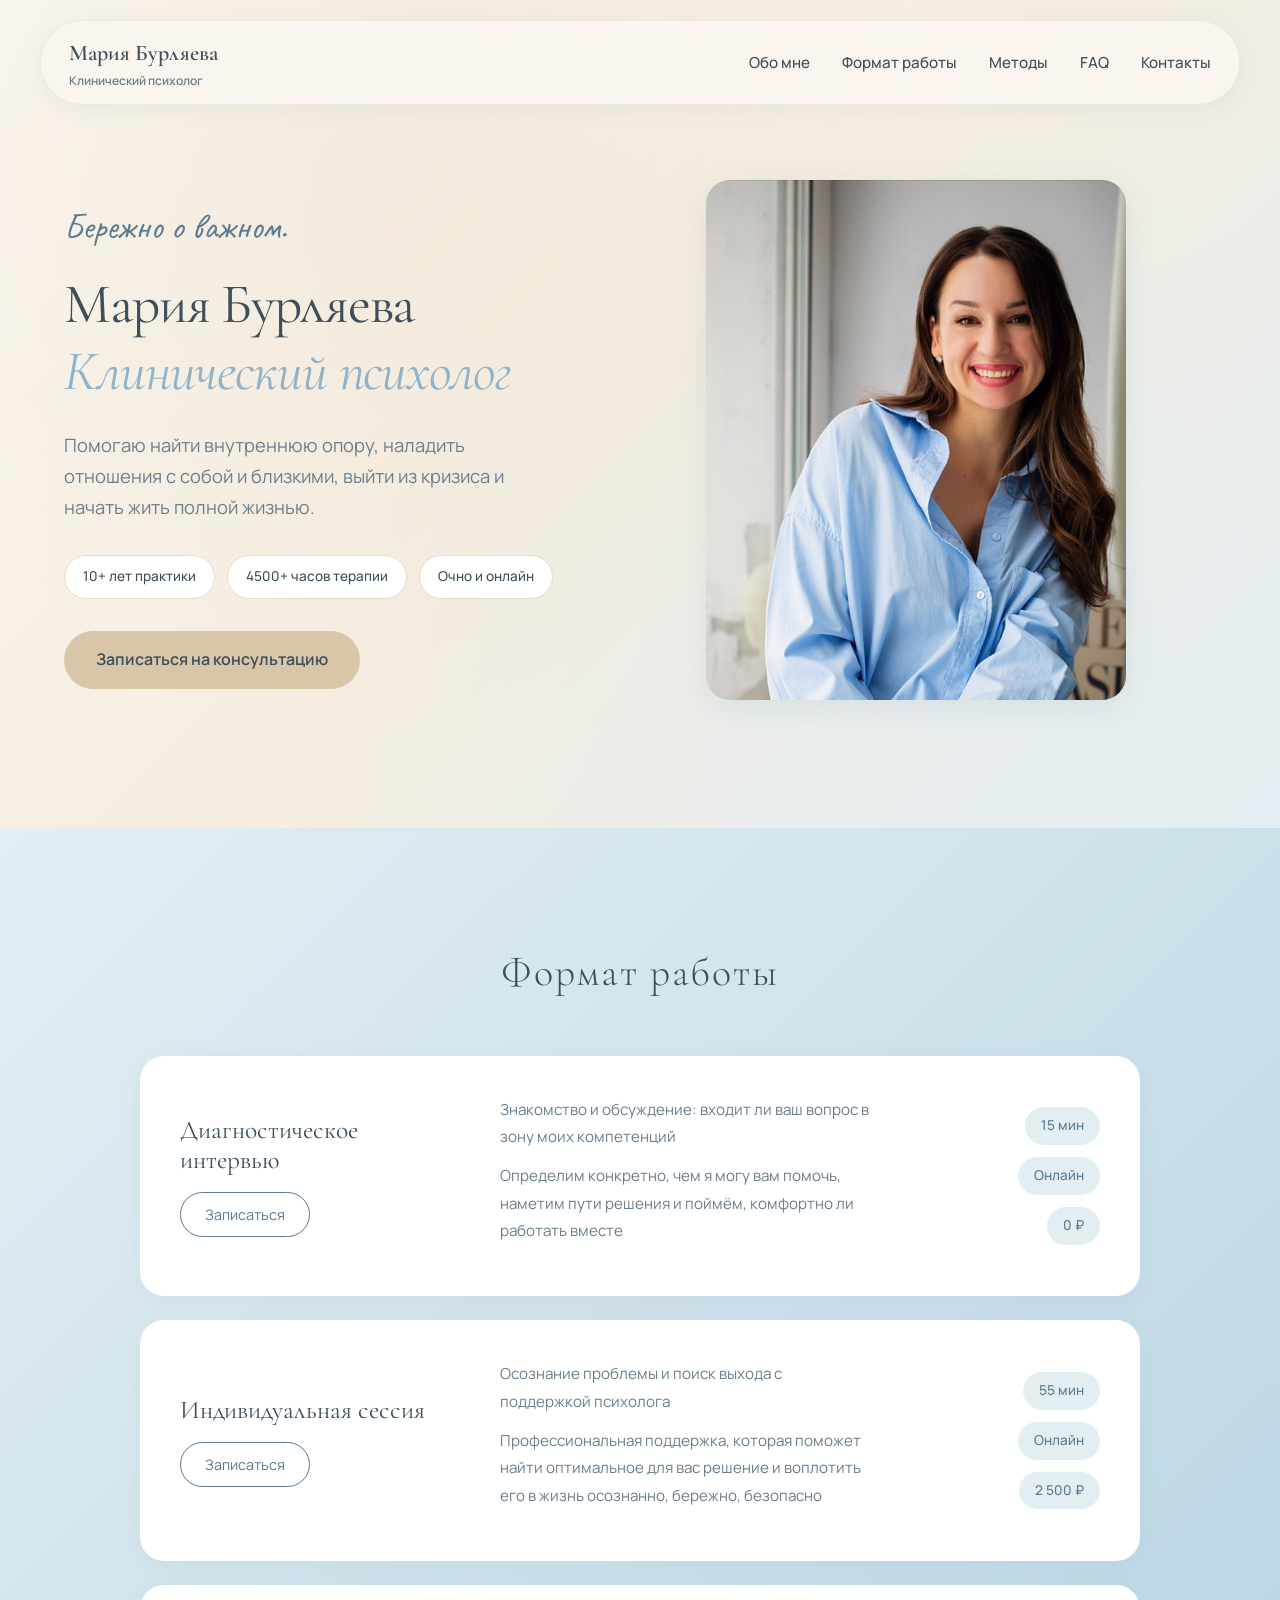
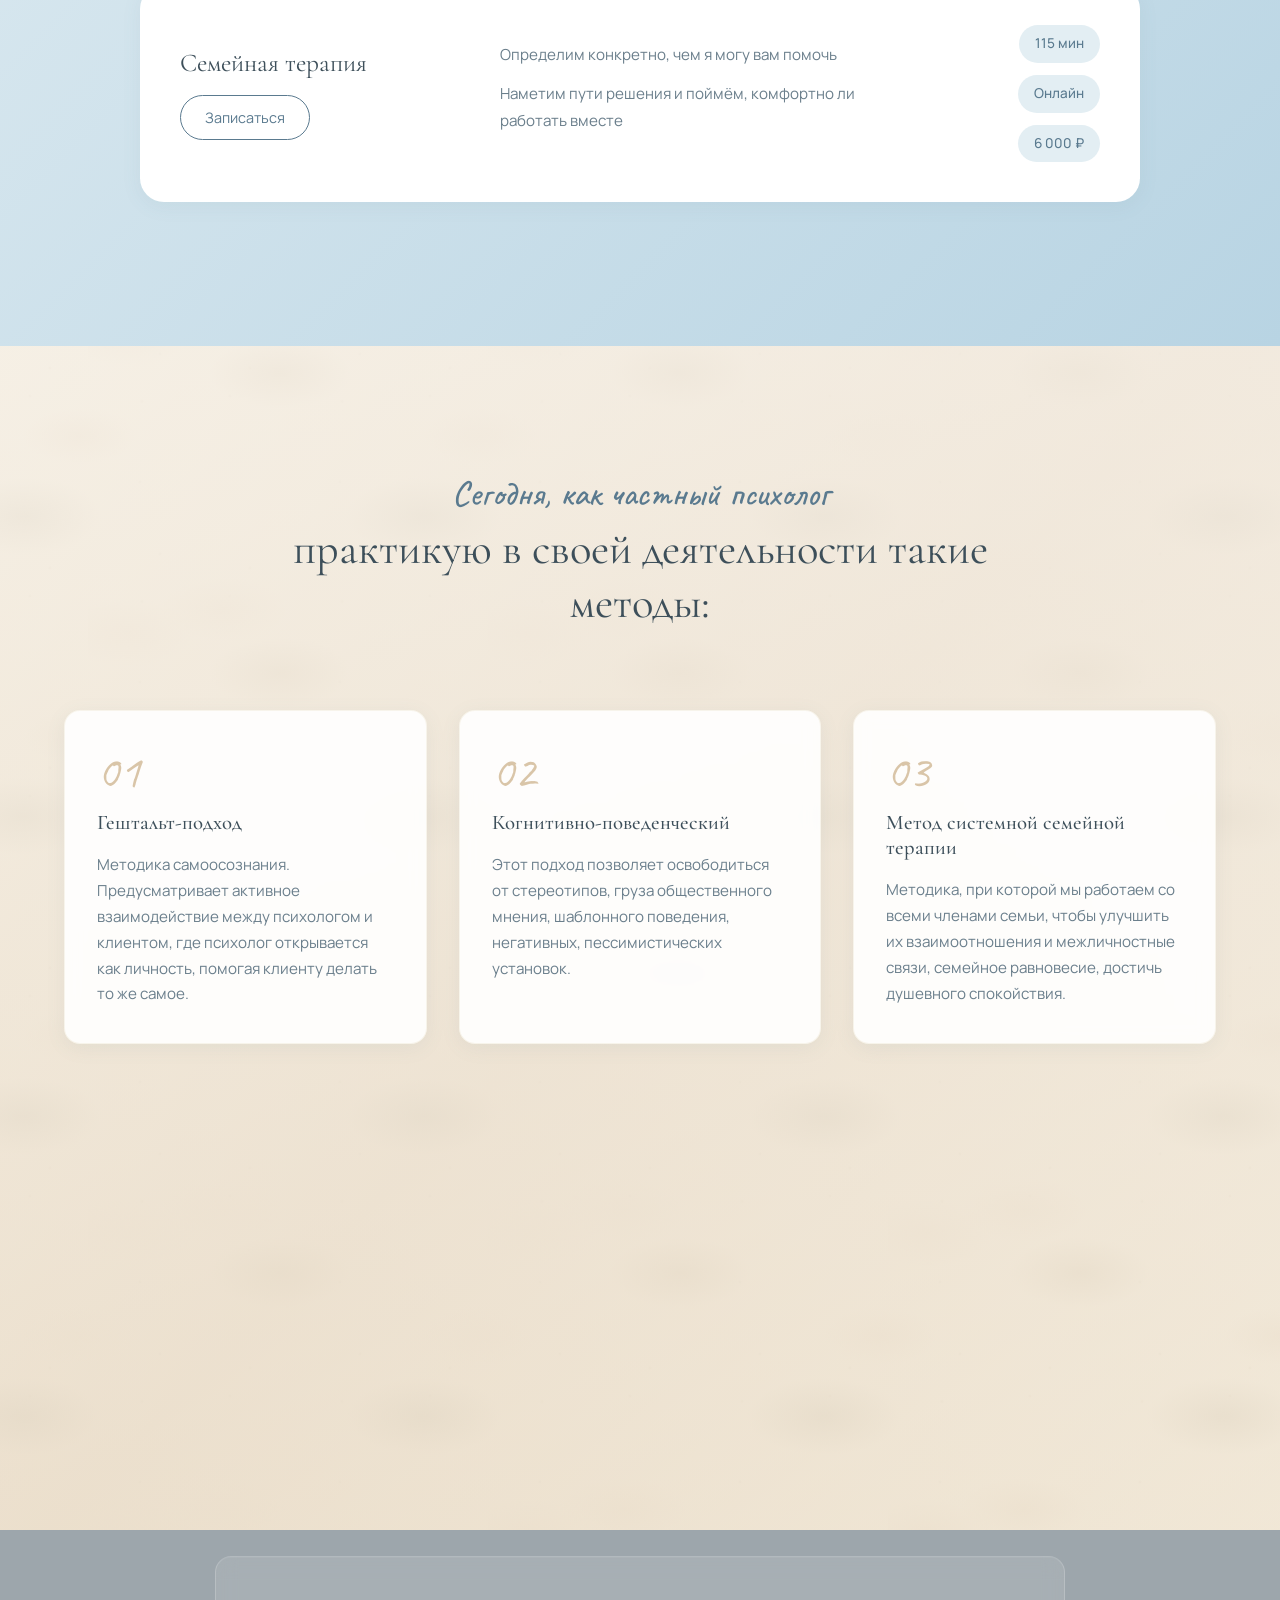
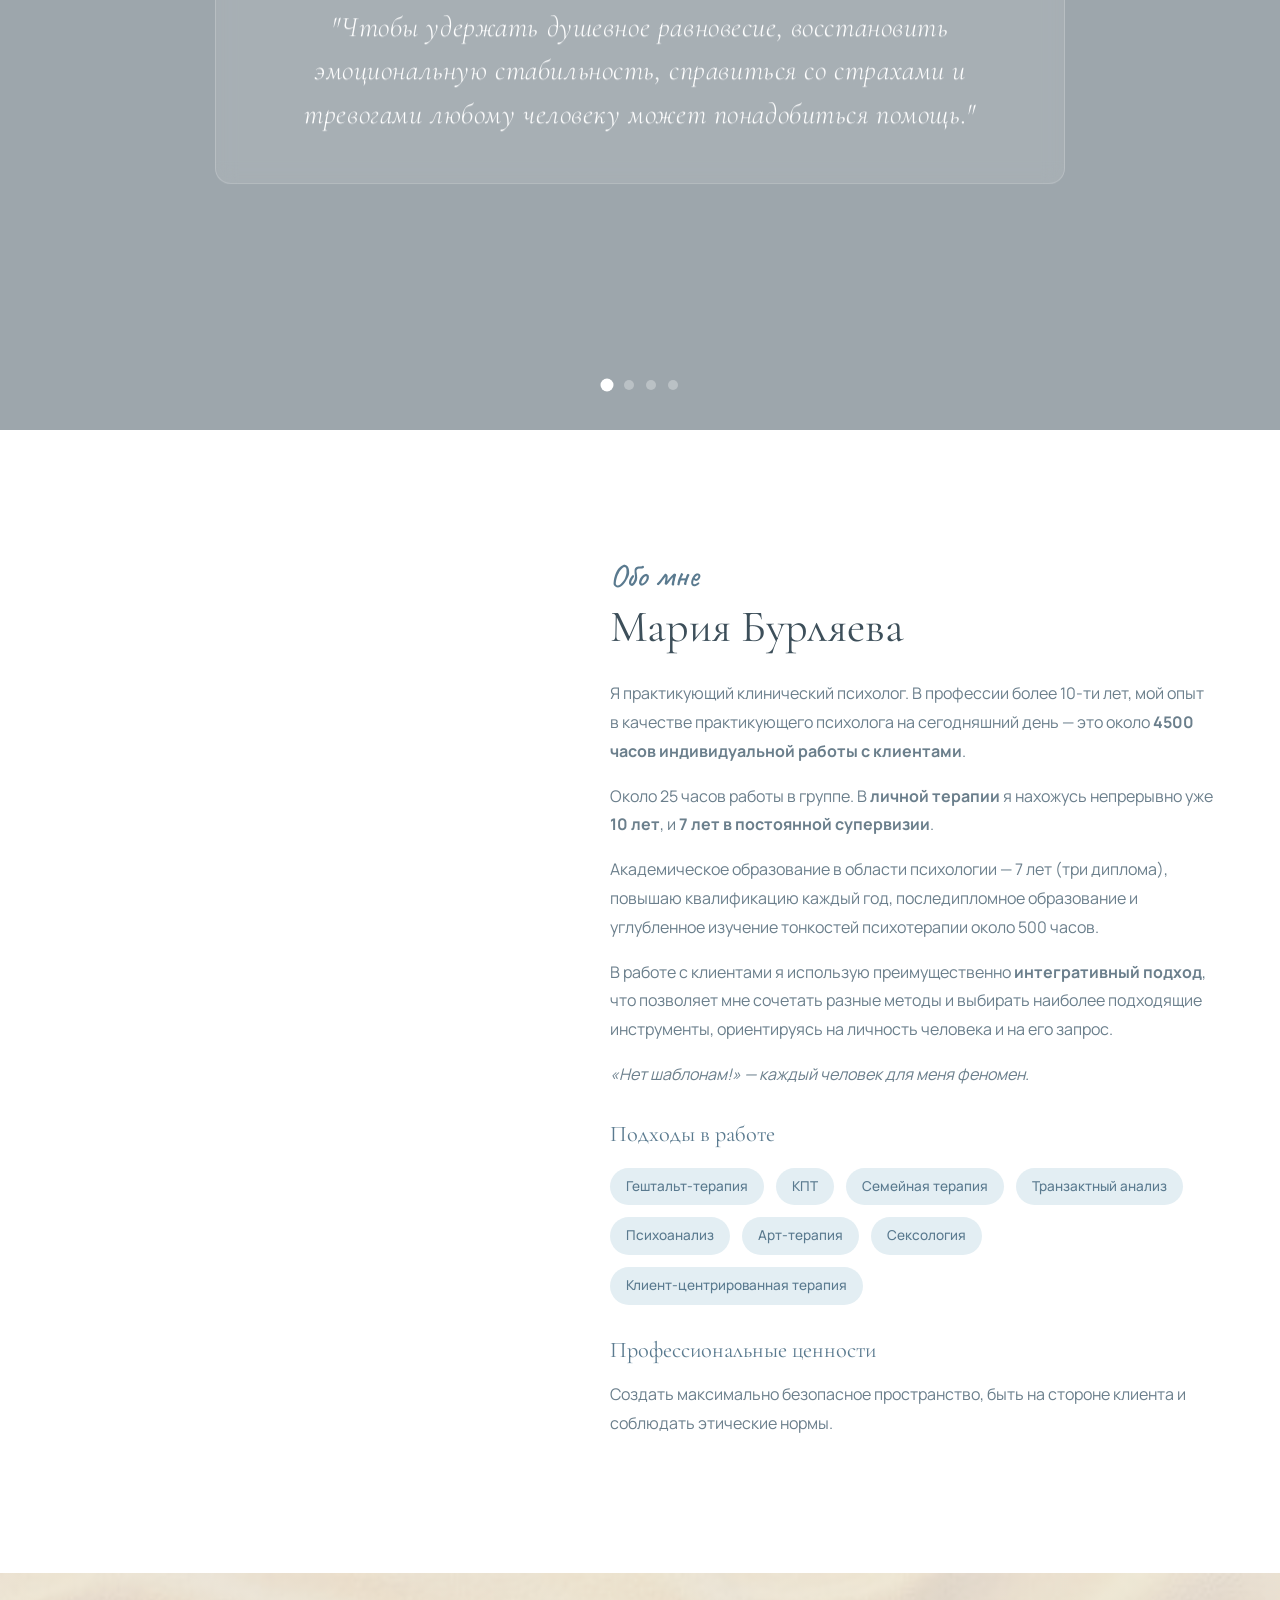
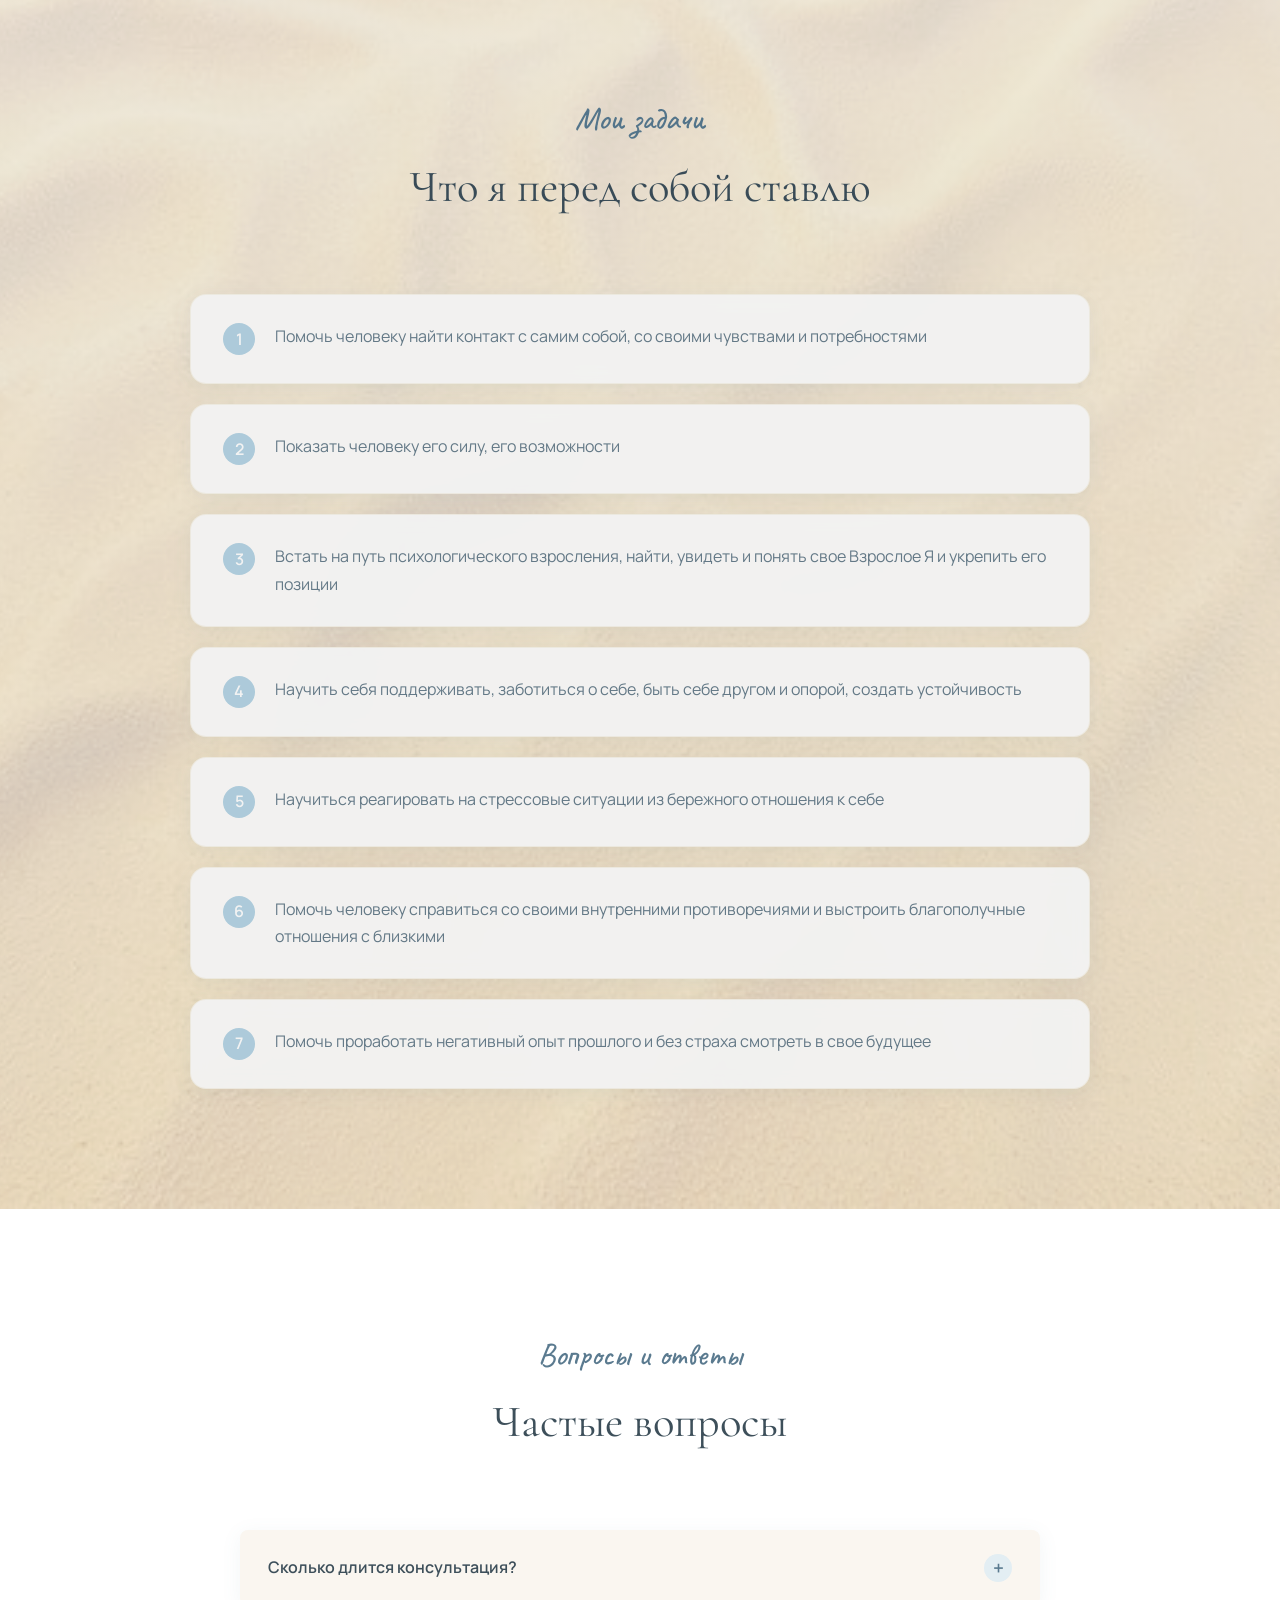
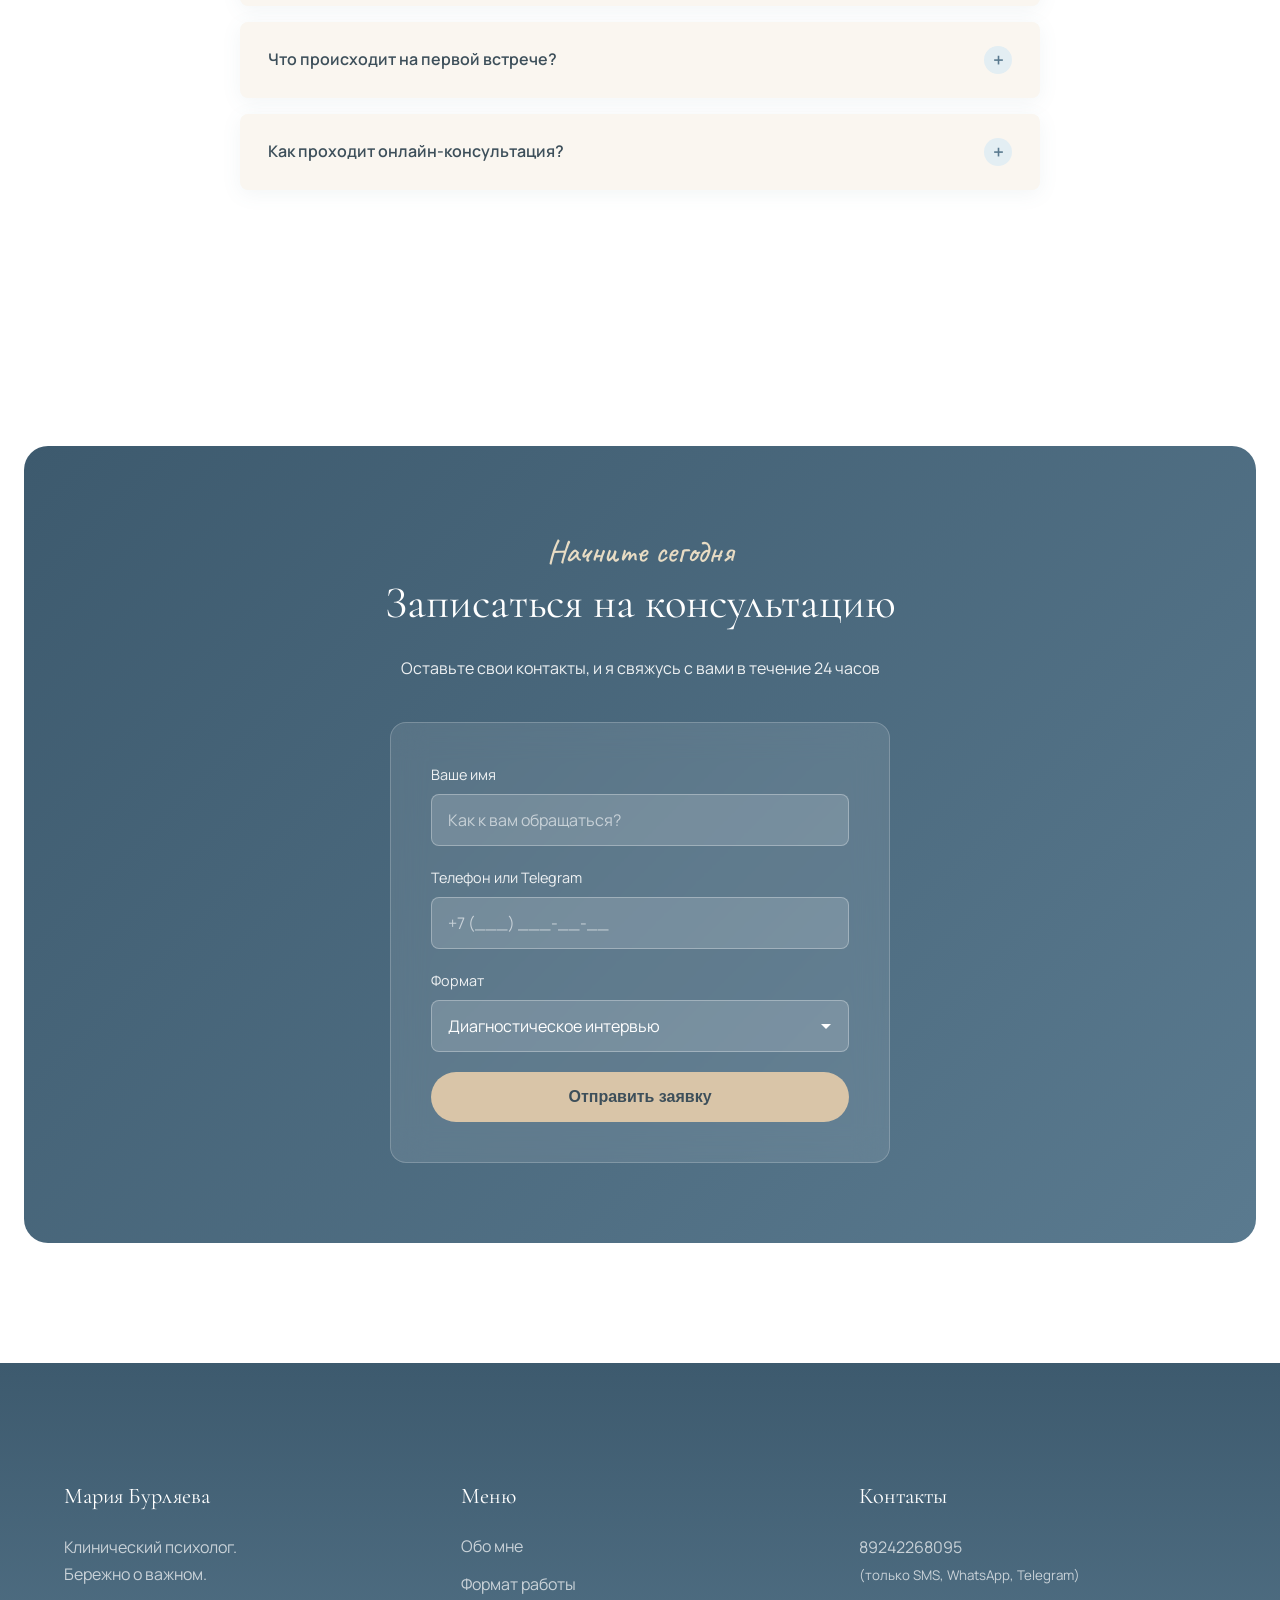
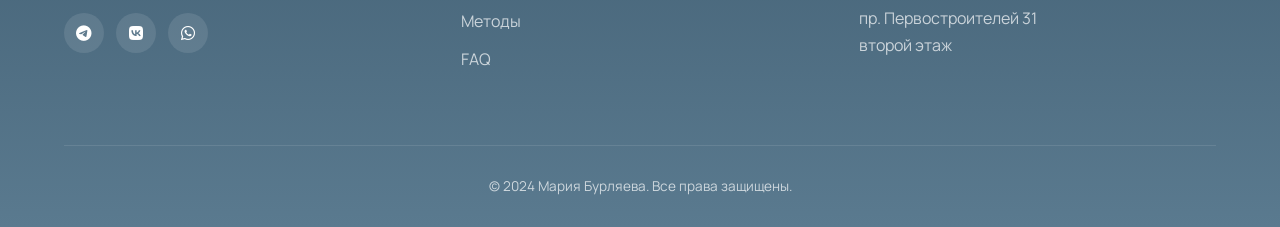
<file: index2 (2).html>
<!DOCTYPE html>
<html lang="ru">
<head>
    <meta charset="UTF-8">
    <meta name="viewport" content="width=device-width, initial-scale=1.0">
    <title>Мария Бурляева — Клинический психолог | Бережно о важном</title>
    <meta name="description" content="Клинический психолог Мария Бурляева. 10+ лет опыта, 4500+ часов практики. Интегративный подход. Очно в Комсомольске-на-Амуре и онлайн.">
    
    <link rel="preconnect" href="https://fonts.googleapis.com">
    <link rel="preconnect" href="https://fonts.gstatic.com" crossorigin>
    <link href="https://fonts.googleapis.com/css2?family=Caveat:wght@400;500;600&family=Cormorant+Garamond:ital,wght@0,300;0,400;0,500;0,600;1,300;1,400;1,500;1,600&family=Manrope:wght@300;400;500;600;700&display=swap" rel="stylesheet">
    <link rel="stylesheet" href="https://cdnjs.cloudflare.com/ajax/libs/font-awesome/6.4.0/css/all.min.css">

    <style>
        :root {
            --sand-lightest: #FAF6F0;
            --sand-light: #F5EDE0;
            --sand: #E8DCC4;
            --sand-medium: #D9C5A8;
            --sand-dark: #C4B08F;
            --sand-wet: #B8A88A;
            
            --blue-light: #E3EEF3;
            --blue: #B8D4E3;
            --blue-medium: #8FB3C9;
            --blue-dark: #5A7A8F;
            --blue-deep: #3D5A6E;
            
            --white: #FFFFFF;
            --text-dark: #3D4F5A;
            --text-light: #6B7F8C;
            
            --font-heading: 'Cormorant Garamond', serif;
            --font-body: 'Manrope', sans-serif;
            --font-hand: 'Caveat', cursive;
            
            --radius-sm: 8px;
            --radius-md: 16px;
            --radius-lg: 24px;
            
            --shadow-soft: 0 4px 20px rgba(90, 122, 143, 0.08);
            --shadow-medium: 0 8px 30px rgba(90, 122, 143, 0.12);
            
            --transition: 0.3s cubic-bezier(0.4, 0, 0.2, 1);
            --section-spacing: 120px;
        }

        * { box-sizing: border-box; margin: 0; padding: 0; }
        html { scroll-behavior: smooth; }
        
        body {
            font-family: var(--font-body);
            background: linear-gradient(180deg, var(--sand-lightest) 0%, var(--sand-light) 50%, var(--sand) 100%);
            background-attachment: fixed;
            color: var(--text-dark);
            line-height: 1.6;
            overflow-x: hidden;
            -webkit-font-smoothing: antialiased;
        }

        /* РЕАЛИСТИЧНАЯ ТЕКСТУРА ПЕСКА */
        .sand-ripples {
            position: relative;
            
            background-color: #E8DCC4;
            background-image: 
                radial-gradient(ellipse 80px 40px at 20% 30%, rgba(217, 197, 168, 0.6) 0%, transparent 70%),
                radial-gradient(ellipse 100px 50px at 60% 50%, rgba(196, 176, 143, 0.5) 0%, transparent 70%),
                radial-gradient(ellipse 90px 45px at 80% 70%, rgba(217, 197, 168, 0.55) 0%, transparent 70%),
                radial-gradient(ellipse 110px 55px at 40% 80%, rgba(184, 168, 138, 0.45) 0%, transparent 70%),
                radial-gradient(ellipse 95px 48px at 10% 60%, rgba(217, 197, 168, 0.5) 0%, transparent 70%),
                radial-gradient(circle 2px at 15% 25%, rgba(196, 176, 143, 0.3) 0%, transparent 100%),
                radial-gradient(circle 2px at 35% 45%, rgba(184, 168, 138, 0.25) 0%, transparent 100%),
                radial-gradient(circle 2px at 55% 65%, rgba(196, 176, 143, 0.3) 0%, transparent 100%),
                radial-gradient(circle 2px at 75% 35%, rgba(184, 168, 138, 0.25) 0%, transparent 100%),
                radial-gradient(circle 2px at 85% 85%, rgba(196, 176, 143, 0.3) 0%, transparent 100%),
                linear-gradient(135deg, #E8DCC4 0%, #D9C5A8 50%, #E8DCC4 100%);
            background-size: 400px 300px, 400px 300px, 400px 300px, 400px 300px, 400px 300px, 200px 200px, 200px 200px, 200px 200px, 200px 200px, 200px 200px, 100% 100%;
            background-position: 0% 0%, 50% 20%, 80% 40%, 30% 60%, 10% 80%, 0% 0%, 25% 25%, 50% 50%, 75% 75%, 90% 90%, 0% 0%;
                
            }
        
        .sand-ripples-dense {
            position: relative;
            /*background-color: #D9C5A8;
            background-image: 
                radial-gradient(ellipse 60px 30px at 25% 25%, rgba(196, 176, 143, 0.7) 0%, transparent 70%),
                radial-gradient(ellipse 70px 35px at 55% 45%, rgba(184, 168, 138, 0.65) 0%, transparent 70%),
                radial-gradient(ellipse 65px 32px at 75% 65%, rgba(196, 176, 143, 0.6) 0%, transparent 70%),
                radial-gradient(ellipse 75px 38px at 35% 75%, rgba(184, 168, 138, 0.55) 0%, transparent 70%),
                radial-gradient(ellipse 68px 34px at 15% 55%, rgba(196, 176, 143, 0.65) 0%, transparent 70%),
                radial-gradient(circle 1.5px at 20% 30%, rgba(184, 168, 138, 0.35) 0%, transparent 100%),
                radial-gradient(circle 1.5px at 40% 50%, rgba(196, 176, 143, 0.3) 0%, transparent 100%),
                radial-gradient(circle 1.5px at 60% 70%, rgba(184, 168, 138, 0.35) 0%, transparent 100%),
                radial-gradient(circle 1.5px at 80% 40%, rgba(196, 176, 143, 0.3) 0%, transparent 100%),
                linear-gradient(135deg, #D9C5A8 0%, #C4B08F 50%, #D9C5A8 100%);
            background-size: 300px 250px, 300px 250px, 300px 250px, 300px 250px, 300px 250px, 150px 150px, 150px 150px, 150px 150px, 150px 150px, 100% 100%;
            background-position: 0% 0%, 40% 30%, 70% 50%, 20% 70%, 5% 90%, 0% 0%, 30% 30%, 60% 60%, 90% 90%, 0% 0%;
        */
            background: url('sand-texture.jpg') center/cover no-repeat;
            filter: brightness(0.95) saturate(1.1);
            }

        .sand-ripples::before,
        .sand-ripples-dense::before {
            content: '';
            position: absolute;
            top: 0;
            left: 0;
            right: 0;
            bottom: 0;
            background: linear-gradient(180deg, rgba(250, 246, 240, 0.75) 0%, rgba(245, 237, 224, 0.65) 100%);
            pointer-events: none;
            z-index: 0;
        }
        
        .sand-ripples > *,
        .sand-ripples-dense > * {
            position: relative;
            z-index: 1;
        }

        h1, h2, h3, h4 { 
            font-family: var(--font-heading); 
            font-weight: 400; 
            line-height: 1.2;
            color: var(--text-dark);
        }
        h1 { font-size: clamp(2.5rem, 5vw, 3.5rem); letter-spacing: -0.02em; }
        h2 { font-size: clamp(2rem, 4vw, 2.8rem); margin-bottom: 24px; }
        h3 { font-size: 1.4rem; margin-bottom: 12px; }
        
        .handwritten { 
            font-family: var(--font-hand); 
            color: var(--blue-dark); 
            font-size: 2rem; 
            font-weight: 500;
            margin-bottom: 16px;
        }
        .text-light { color: var(--text-light); }
        .accent-italic { font-style: italic; color: var(--blue-medium); }

        .container {
            max-width: 1200px;
            margin: 0 auto;
            padding: 0 24px;
        }

        section { padding: var(--section-spacing) 0; position: relative; }

        .section-header {
            text-align: center;
            max-width: 700px;
            margin: 0 auto 80px;
        }
        .section-header .handwritten { display: block; margin-bottom: 16px; }

        /* Навигация */
        .navbar {
            position: fixed;
            top: 20px;
            left: 50%;
            transform: translateX(-50%);
            width: calc(100% - 40px);
            max-width: 1200px;
            background: rgba(250, 246, 240, 0.95);
            backdrop-filter: blur(16px);
            border: 1px solid rgba(232, 220, 196, 0.5);
            border-radius: 50px;
            padding: 14px 28px;
            display: flex;
            justify-content: space-between;
            align-items: center;
            z-index: 1000;
            box-shadow: var(--shadow-soft);
        }
        .nav-logo { 
            font-family: var(--font-heading); 
            font-size: 1.4rem; 
            font-weight: 600; 
            color: var(--text-dark); 
            text-decoration: none;
        }
        .nav-logo span { display: block; font-family: var(--font-body); font-size: 0.75rem; color: var(--text-light); }
        .nav-links { display: flex; gap: 32px; list-style: none; }
        .nav-links a { 
            text-decoration: none; 
            color: var(--text-dark); 
            font-weight: 500; 
            font-size: 0.95rem;
            transition: color var(--transition);
        }
        .nav-links a:hover { color: var(--blue-dark); }
        .nav-burger { display: none; background: none; border: none; cursor: pointer; }
        .nav-burger span { display: block; width: 24px; height: 2px; background: var(--text-dark); margin: 5px 0; }

        /* HERO */
        .hero {
            padding-top: calc(var(--section-spacing) + 60px);
            padding-bottom: var(--section-spacing);
            background: linear-gradient(135deg, var(--sand-lightest) 0%, var(--sand-light) 50%, var(--blue-light) 100%);
            position: relative;
            overflow: hidden;
        }
        .hero::before {
            content: '';
            position: absolute;
            top: 0;
            left: 0;
            right: 0;
            bottom: 0;
            background-image: 
                radial-gradient(circle at 30% 20%, rgba(232, 220, 196, 0.3) 0%, transparent 50%),
                radial-gradient(circle at 70% 80%, rgba(227, 238, 243, 0.4) 0%, transparent 50%);
            pointer-events: none;
        }
        .hero-grid {
            display: grid;
            grid-template-columns: 1.1fr 1fr;
            gap: 80px;
            align-items: center;
            position: relative;
            z-index: 1;
        }
        .hero-tagline {
            font-family: var(--font-hand);
            font-size: 2.2rem;
            color: var(--blue-dark);
            margin-bottom: 16px;
        }
        .hero-subtitle {
            font-size: 1.15rem;
            color: var(--text-light);
            margin: 24px 0 32px;
            max-width: 480px;
            line-height: 1.7;
        }
        .hero-badges { display: flex; gap: 12px; margin: 32px 0; flex-wrap: wrap; }
        .badge {
            background: var(--white);
            padding: 10px 18px;
            border-radius: 50px;
            font-size: 0.85rem;
            color: var(--text-dark);
            border: 1px solid var(--sand);
            font-weight: 500;
        }
        .hero-image {
            width: 100%;
            max-width: 420px;
            height: 520px;
            object-fit: cover;
            border-radius: var(--radius-lg);
            box-shadow: var(--shadow-medium);
        }

        .btn-hero {
            display: inline-block;
            padding: 16px 32px;
            background: var(--sand-medium);
            color: var(--text-dark);
            text-decoration: none;
            border-radius: 50px;
            font-weight: 600;
            font-size: 1rem;
            width: auto;
            max-width: fit-content;
            transition: all var(--transition);
            border: none;
            cursor: pointer;
        }
        .btn-hero:hover {
            background: var(--sand-dark);
            transform: translateY(-2px);
            box-shadow: var(--shadow-medium);
        }

        /* ФОРМАТ РАБОТЫ */
        .formats-section {
            background: linear-gradient(135deg, var(--blue-light) 0%, var(--blue) 100%);
            padding: var(--section-spacing) 0;
        }
        .formats-container {
            max-width: 1000px;
            margin: 0 auto;
        }
        .formats-header {
            text-align: center;
            margin-bottom: 60px;
        }
        .formats-header h2 {
            font-size: 2.5rem;
            font-weight: 300;
            letter-spacing: 0.05em;
            color: var(--text-dark);
        }
        .format-card {
            background: var(--white);
            border-radius: var(--radius-lg);
            padding: 40px;
            margin-bottom: 24px;
            display: grid;
            grid-template-columns: 1.5fr 2fr 1fr;
            gap: 40px;
            align-items: center;
            transition: all var(--transition);
            box-shadow: var(--shadow-soft);
        }
        .format-card:hover {
            transform: translateY(-4px);
            box-shadow: var(--shadow-medium);
        }
        .format-title h3 {
            font-size: 1.6rem;
            font-weight: 400;
            margin-bottom: 16px;
            color: var(--text-dark);
        }
        .format-title .btn-outline {
            display: inline-block;
            padding: 10px 24px;
            border: 1px solid var(--blue-dark);
            border-radius: 50px;
            color: var(--blue-dark);
            text-decoration: none;
            font-size: 0.9rem;
            transition: all var(--transition);
        }
        .format-title .btn-outline:hover {
            background: var(--blue-dark);
            color: var(--white);
        }
        .format-description {
            color: var(--text-light);
            line-height: 1.8;
            font-size: 0.95rem;
        }
        .format-description p { margin-bottom: 12px; }
        .format-meta {
            display: flex;
            flex-direction: column;
            gap: 12px;
            align-items: flex-end;
        }
        .meta-tag {
            background: var(--blue-light);
            padding: 8px 16px;
            border-radius: 50px;
            font-size: 0.85rem;
            color: var(--blue-dark);
            font-weight: 500;
        }

        /* МЕТОДЫ РАБОТЫ */
        .methods-section {
            padding: var(--section-spacing) 0;
        }
        .methods-header {
            text-align: center;
            max-width: 700px;
            margin: 0 auto 80px;
        }
        .methods-header .handwritten {
            font-size: 2.2rem;
            margin-bottom: 20px;
        }
        .methods-grid {
            display: grid;
            grid-template-columns: repeat(auto-fit, minmax(320px, 1fr));
            gap: 32px;
            max-width: 1200px;
            margin: 0 auto;
        }
        .method-card {
            background: rgba(255, 255, 255, 0.9);
            backdrop-filter: blur(8px);
            border-radius: var(--radius-md);
            padding: 36px 32px;
            box-shadow: var(--shadow-soft);
            transition: all var(--transition);
            border: 1px solid rgba(232, 220, 196, 0.3);
            display: flex;
            flex-direction: column;
            align-items: flex-start;
        }
        .method-card:hover {
            transform: translateY(-6px);
            box-shadow: var(--shadow-medium);
            background: rgba(255, 255, 255, 0.98);
        }
        .method-number {
            font-family: var(--font-hand);
            font-size: 3rem;
            color: var(--sand-medium);
            line-height: 1;
            margin-bottom: 16px;
            display: block;
        }
        .method-title {
            font-size: 1.3rem;
            color: var(--text-dark);
            margin-bottom: 16px;
            font-weight: 500;
        }
        .method-description {
            color: var(--text-light);
            line-height: 1.7;
            font-size: 0.95rem;
            width: 100%;
        }

        /* ПРИНЦИПЫ С ВИДЕО */
        .principles-section {
            position: relative;
            padding: 140px 0;
            overflow: hidden;
            min-height: 500px;
        }
        .video-background {
            position: absolute;
            top: 0;
            left: 0;
            width: 100%;
            height: 100%;
            z-index: 0;
        }
        .video-background video {
            width: 100%;
            height: 100%;
            object-fit: cover;
        }
        .video-overlay {
            position: absolute;
            top: 0;
            left: 0;
            width: 100%;
            height: 100%;
            background: rgba(61, 79, 90, 0.5);
            z-index: 1;
        }
        .principles-container {
            position: relative;
            z-index: 2;
            max-width: 900px;
            margin: 0 auto;
            padding: 0 24px;
        }
        .principle-quote {
            background: rgba(255, 255, 255, 0.1);
            backdrop-filter: blur(10px);
            border: 1px solid rgba(255, 255, 255, 0.2);
            border-radius: var(--radius-md);
            padding: 48px 56px;
            color: var(--white);
            text-align: center;
            opacity: 0;
            transition: opacity 0.8s ease;
            position: absolute;
            top: 50%;
            left: 50%;
            transform: translate(-50%, -50%);
            width: calc(100% - 48px);
            max-width: 850px;
        }
        .principle-quote.active {
            opacity: 1;
        }
        .principle-quote p {
            font-family: var(--font-heading);
            font-size: 1.8rem;
            font-weight: 300;
            line-height: 1.5;
            font-style: italic;
            letter-spacing: 0.02em;
        }
        .quote-indicators {
            position: absolute;
            bottom: 40px;
            left: 50%;
            transform: translateX(-50%);
            display: flex;
            gap: 12px;
            z-index: 3;
        }
        .quote-dot {
            width: 10px;
            height: 10px;
            border-radius: 50%;
            background: rgba(255, 255, 255, 0.3);
            cursor: pointer;
            transition: all var(--transition);
            border: none;
        }
        .quote-dot.active {
            background: var(--white);
            transform: scale(1.3);
        }

        /* ОБО МНЕ */
        .about-section {
            background: var(--white);
        }
        .about-grid {
            display: grid;
            grid-template-columns: 1fr 1.3fr;
            gap: 80px;
            align-items: start;
        }
        .about-image {
            width: 100%;
            border-radius: var(--radius-md);
            box-shadow: var(--shadow-medium);
        }
        .about-text h3 {
            margin-top: 32px;
            margin-bottom: 16px;
            color: var(--blue-dark);
        }
        .about-text p {
            margin-bottom: 16px;
            color: var(--text-light);
            line-height: 1.8;
        }
        .approach-tags {
            display: flex;
            flex-wrap: wrap;
            gap: 12px;
            margin-top: 20px;
        }
        .approach-tag {
            background: var(--blue-light);
            padding: 8px 16px;
            border-radius: 50px;
            font-size: 0.85rem;
            color: var(--blue-dark);
            font-weight: 500;
        }

        /* ЗАДАЧИ */
        .tasks-section {
            padding: var(--section-spacing) 0;
        }
        .tasks-list {
            max-width: 900px;
            margin: 0 auto;
            display: flex;
            flex-direction: column;
            gap: 20px;
            position: relative;
            z-index: 1;
        }
        .task-item {
            background: rgba(255, 255, 255, 0.95);
            backdrop-filter: blur(8px);
            padding: 28px 32px;
            border-radius: var(--radius-md);
            box-shadow: var(--shadow-soft);
            display: flex;
            gap: 20px;
            align-items: flex-start;
            transition: all var(--transition);
            border: 1px solid rgba(232, 220, 196, 0.3);
        }
        .task-item:hover {
            transform: translateX(8px);
            box-shadow: var(--shadow-medium);
            background: rgba(255, 255, 255, 1);
        }
        .task-number {
            width: 32px;
            height: 32px;
            background: var(--blue);
            border-radius: 50%;
            display: flex;
            align-items: center;
            justify-content: center;
            color: var(--white);
            font-weight: 600;
            flex-shrink: 0;
        }
        .task-content { color: var(--text-light); line-height: 1.7; }

        /* FAQ */
        .faq-section {
            background: var(--white);
        }
        .faq-container { max-width: 800px; margin: 0 auto; }
        .faq-item {
            background: var(--sand-lightest);
            border-radius: var(--radius-sm);
            margin-bottom: 16px;
            overflow: hidden;
            box-shadow: var(--shadow-soft);
        }
        .faq-question {
            padding: 24px 28px;
            cursor: pointer;
            display: flex;
            justify-content: space-between;
            align-items: center;
            font-weight: 600;
            color: var(--text-dark);
            transition: background var(--transition);
        }
        .faq-question:hover { background: var(--sand-light); }
        .faq-icon {
            width: 28px;
            height: 28px;
            border-radius: 50%;
            background: var(--blue-light);
            display: flex;
            align-items: center;
            justify-content: center;
            font-size: 1.2rem;
            color: var(--blue-dark);
            transition: all var(--transition);
        }
        .faq-item.active .faq-icon { transform: rotate(45deg); background: var(--blue); color: var(--white); }
        .faq-answer {
            max-height: 0;
            overflow: hidden;
            transition: max-height 0.4s ease-out, padding 0.3s;
            padding: 0 28px;
            color: var(--text-light);
            line-height: 1.7;
        }
        .faq-item.active .faq-answer { max-height: 400px; padding: 0 28px 24px; }

        /* КОНТАКТЫ */
        .contact-section {
            background: linear-gradient(135deg, var(--blue-deep) 0%, var(--blue-dark) 100%);
            color: var(--white);
            border-radius: var(--radius-lg);
            margin: 0 24px;
            padding: 80px 40px;
            text-align: center;
        }
        .contact-section h2 { color: var(--white); }
        .contact-subtitle {
            color: rgba(255, 255, 255, 0.9);
            max-width: 500px;
            margin: 16px auto 40px;
            line-height: 1.7;
        }
        .contact-form {
            max-width: 500px;
            margin: 0 auto;
            background: rgba(255, 255, 255, 0.1);
            backdrop-filter: blur(16px);
            padding: 40px;
            border-radius: var(--radius-md);
            border: 1px solid rgba(255, 255, 255, 0.2);
            text-align: left;
        }
        .form-group { margin-bottom: 20px; }
        .form-group label { display: block; margin-bottom: 8px; font-size: 0.9rem; color: rgba(255,255,255,0.9); }
        .form-group input, .form-group textarea, .form-group select {
            width: 100%;
            padding: 14px 16px;
            border-radius: var(--radius-sm);
            border: 1px solid rgba(255, 255, 255, 0.3);
            background: rgba(255, 255, 255, 0.15);
            color: var(--white);
            font-family: var(--font-body);
            font-size: 1rem;
            appearance: none;
            -webkit-appearance: none;
            -moz-appearance: none;
        }
        .form-group select {
            background-image: url("data:image/svg+xml,%3Csvg xmlns='http://www.w3.org/2000/svg' width='12' height='12' viewBox='0 0 12 12'%3E%3Cpath fill='%23ffffff' d='M6 9L1 4h10z'/%3E%3C/svg%3E");
            background-repeat: no-repeat;
            background-position: right 16px center;
            padding-right: 40px;
            cursor: pointer;
        }
        .form-group select option {
            background: var(--white);
            color: var(--text-dark);
            padding: 12px;
        }
        .form-group input::placeholder, .form-group textarea::placeholder { color: rgba(255,255,255,0.6); }
        .form-group input:focus, .form-group textarea:focus, .form-group select:focus {
            outline: none;
            border-color: var(--sand);
            background: rgba(255, 255, 255, 0.2);
        }
        .form-group textarea { resize: vertical; min-height: 100px; }
        .btn-coral {
            width: 100%;
            padding: 16px;
            border: none;
            border-radius: 50px;
            background: var(--sand-medium);
            color: var(--text-dark);
            font-weight: 600;
            cursor: pointer;
            transition: all var(--transition);
            font-size: 1rem;
        }
        .btn-coral:hover {
            background: var(--sand-dark);
            transform: translateY(-2px);
        }

        /* ФУТЕР */
        footer {
            background: linear-gradient(180deg, var(--blue-deep) 0%, var(--blue-dark) 100%);
            color: rgba(255, 255, 255, 0.7);
            padding: var(--section-spacing) 0 30px;
        }
        .footer-grid {
            display: grid;
            grid-template-columns: repeat(3, 1fr);
            gap: 40px;
            margin-bottom: 60px;
        }
        .footer-col h4 { color: var(--white); font-family: var(--font-heading); font-size: 1.4rem; margin-bottom: 24px; }
        .footer-col p { line-height: 1.7; margin-bottom: 16px; }
        .footer-col ul { list-style: none; }
        .footer-col li { margin-bottom: 12px; }
        .footer-col a { color: rgba(255, 255, 255, 0.7); text-decoration: none; transition: color var(--transition); }
        .footer-col a:hover { color: var(--sand); }
        .footer-social { display: flex; gap: 12px; margin-top: 24px; }
        .footer-social a {
            width: 40px;
            height: 40px;
            border-radius: 50%;
            background: rgba(255, 255, 255, 0.1);
            display: flex;
            align-items: center;
            justify-content: center;
            color: var(--white);
            transition: all var(--transition);
        }
        .footer-social a:hover { background: var(--sand-medium); transform: translateY(-3px); }
        .footer-bottom {
            border-top: 1px solid rgba(255, 255, 255, 0.1);
            padding-top: 30px;
            text-align: center;
            font-size: 0.85rem;
        }

        @media (max-width: 1024px) {
            .hero-grid, .about-grid { grid-template-columns: 1fr; gap: 60px; }
            .format-card { grid-template-columns: 1fr; gap: 24px; }
            .footer-grid { grid-template-columns: repeat(2, 1fr); }
        }
        @media (max-width: 768px) {
            section { padding: 80px 0; }
            .nav-links { display: none; }
            .nav-burger { display: block; }
            .hero { padding-top: 120px; }
            .hero-image { height: 400px; }
            .format-card { padding: 28px; }
            .contact-section { margin: 0 16px; padding: 50px 24px; }
            .footer-grid { grid-template-columns: 1fr; }
            .principle-quote { padding: 32px; }
            .principle-quote p { font-size: 1.4rem; }
        }

        .fade-in { opacity: 0; transform: translateY(30px); transition: opacity 0.8s ease-out, transform 0.8s ease-out; }
        .fade-in.visible { opacity: 1; transform: translateY(0); }
    </style>
</head>
<body>

    <nav class="navbar">
        <a href="#" class="nav-logo">Мария Бурляева<span>Клинический психолог</span></a>
        <ul class="nav-links" id="navLinks">
            <li><a href="#about">Обо мне</a></li>
            <li><a href="#formats">Формат работы</a></li>
            <li><a href="#methods">Методы</a></li>
            <li><a href="#faq">FAQ</a></li>
            <li><a href="#contact">Контакты</a></li>
        </ul>
        <button class="nav-burger" id="navBurger"><span></span><span></span><span></span></button>
    </nav>

    <section class="hero">
        <div class="container hero-grid">
            <div class="fade-in">
                <div class="hero-tagline">Бережно о важном.</div>
                <h1>Мария Бурляева<br><span class="accent-italic">Клинический психолог</span></h1>
                <p class="hero-subtitle">
                    Помогаю найти внутреннюю опору, наладить отношения с собой и близкими, 
                    выйти из кризиса и начать жить полной жизнью.
                </p>
                <div class="hero-badges">
                    <span class="badge">10+ лет практики</span>
                    <span class="badge">4500+ часов терапии</span>
                    <span class="badge">Очно и онлайн</span>
                </div>
                <a href="#contact" class="btn-hero">Записаться на консультацию</a>
            </div>
            <div class="fade-in">
                <img src="mariya.jpg" alt="Мария Бурляева" class="hero-image">
            </div>
        </div>
    </section>

    <section class="formats-section" id="formats">
        <div class="formats-container">
            <div class="formats-header fade-in">
                <h2>Формат работы</h2>
            </div>
            
            <div class="format-card fade-in">
                <div class="format-title">
                    <h3>Диагностическое интервью</h3>
                    <a href="#contact" class="btn-outline">Записаться</a>
                </div>
                <div class="format-description">
                    <p>Знакомство и обсуждение: входит ли ваш вопрос в зону моих компетенций</p>
                    <p>Определим конкретно, чем я могу вам помочь, наметим пути решения и поймём, комфортно ли работать вместе</p>
                </div>
                <div class="format-meta">
                    <span class="meta-tag">15 мин</span>
                    <span class="meta-tag">Онлайн</span>
                    <span class="meta-tag">0 ₽</span>
                </div>
            </div>

            <div class="format-card fade-in">
                <div class="format-title">
                    <h3>Индивидуальная сессия</h3>
                    <a href="#contact" class="btn-outline">Записаться</a>
                </div>
                <div class="format-description">
                    <p>Осознание проблемы и поиск выхода с поддержкой психолога</p>
                    <p>Профессиональная поддержка, которая поможет найти оптимальное для вас решение и воплотить его в жизнь осознанно, бережно, безопасно</p>
                </div>
                <div class="format-meta">
                    <span class="meta-tag">55 мин</span>
                    <span class="meta-tag">Онлайн</span>
                    <span class="meta-tag">2 500 ₽</span>
                </div>
            </div>

            <div class="format-card fade-in">
                <div class="format-title">
                    <h3>Семейная терапия</h3>
                    <a href="#contact" class="btn-outline">Записаться</a>
                </div>
                <div class="format-description">
                    <p>Определим конкретно, чем я могу вам помочь</p>
                    <p>Наметим пути решения и поймём, комфортно ли работать вместе</p>
                </div>
                <div class="format-meta">
                    <span class="meta-tag">115 мин</span>
                    <span class="meta-tag">Онлайн</span>
                    <span class="meta-tag">6 000 ₽</span>
                </div>
            </div>
        </div>
    </section>

    <section class="methods-section sand-ripples" id="methods">
        <div class="container">
            <div class="methods-header fade-in">
                <span class="handwritten">Сегодня, как частный психолог</span>
                <h2>практикую в своей деятельности такие методы:</h2>
            </div>
            
            <div class="methods-grid">
                <div class="method-card fade-in">
                    <span class="method-number">01</span>
                    <h3 class="method-title">Гештальт-подход</h3>
                    <p class="method-description">
                        Методика самоосознания. Предусматривает активное взаимодействие между психологом и клиентом, 
                        где психолог открывается как личность, помогая клиенту делать то же самое.
                    </p>
                </div>

                <div class="method-card fade-in">
                    <span class="method-number">02</span>
                    <h3 class="method-title">Когнитивно-поведенческий</h3>
                    <p class="method-description">
                        Этот подход позволяет освободиться от стереотипов, груза общественного мнения, 
                        шаблонного поведения, негативных, пессимистических установок.
                    </p>
                </div>

                <div class="method-card fade-in">
                    <span class="method-number">03</span>
                    <h3 class="method-title">Метод системной семейной терапии</h3>
                    <p class="method-description">
                        Методика, при которой мы работаем со всеми членами семьи, чтобы улучшить их взаимоотношения 
                        и межличностные связи, семейное равновесие, достичь душевного спокойствия.
                    </p>
                </div>

                <div class="method-card fade-in">
                    <span class="method-number">04</span>
                    <h3 class="method-title">Транзактный анализ</h3>
                    <p class="method-description">
                        Методика основана на положении о том, что каждый человек способен принимать самостоятельные решения, 
                        доверять себе и окружающим, размышлять, анализировать свое поведение.
                    </p>
                </div>

                <div class="method-card fade-in">
                    <span class="method-number">05</span>
                    <h3 class="method-title">Психоаналитический – классический метод</h3>
                    <p class="method-description">
                        Суть методики заключается в раскрытии бессознательных психологических процессов 
                        посредством разговора с клиентом.
                    </p>
                </div>
            </div>
        </div>
    </section>

    <section class="principles-section">
        <div class="video-background">
            <video autoplay muted loop playsinline>
                <source src="Waves.mp4" type="video/mp4">
            </video>
            <div class="video-overlay"></div>
        </div>
        
        <div class="principles-container">
            <div class="principle-quote active">
                <p>"Чтобы удержать душевное равновесие, восстановить эмоциональную стабильность, 
                справиться со страхами и тревогами любому человеку может понадобиться помощь."</p>
            </div>
            
            <div class="principle-quote">
                <p>"Существовать — значит изменяться"</p>
            </div>
            
            <div class="principle-quote">
                <p>"Изменяться — значит взрослеть"</p>
            </div>
            
            <div class="principle-quote">
                <p>"Взрослеть — значит бесконечно создавать себя."</p>
            </div>
        </div>
        
        <div class="quote-indicators">
            <button class="quote-dot active" data-index="0"></button>
            <button class="quote-dot" data-index="1"></button>
            <button class="quote-dot" data-index="2"></button>
            <button class="quote-dot" data-index="3"></button>
        </div>
    </section>

    <section class="about-section" id="about">
        <div class="container">
            <div class="about-grid">
                <div class="fade-in">
                    <img src="about.jpg" alt="Обо мне" class="about-image">
                </div>
                <div class="about-text fade-in">
                    <span class="handwritten">Обо мне</span>
                    <h2>Мария Бурляева</h2>
                    <p>
                        Я практикующий клинический психолог. В профессии более 10-ти лет, 
                        мой опыт в качестве практикующего психолога на сегодняшний день — 
                        это около <strong>4500 часов индивидуальной работы с клиентами</strong>.
                    </p>
                    <p>
                        Около 25 часов работы в группе. В <strong>личной терапии</strong> я нахожусь 
                        непрерывно уже <strong>10 лет</strong>, и <strong>7 лет в постоянной супервизии</strong>.
                    </p>
                    <p>
                        Академическое образование в области психологии — 7 лет (три диплома), 
                        повышаю квалификацию каждый год, последипломное образование и углубленное 
                        изучение тонкостей психотерапии около 500 часов.
                    </p>
                    <p>
                        В работе с клиентами я использую преимущественно <strong>интегративный подход</strong>, 
                        что позволяет мне сочетать разные методы и выбирать наиболее подходящие 
                        инструменты, ориентируясь на личность человека и на его запрос.
                    </p>
                    <p>
                        <em>«Нет шаблонам!» — каждый человек для меня феномен.</em>
                    </p>

                    <h3>Подходы в работе</h3>
                    <div class="approach-tags">
                        <span class="approach-tag">Гештальт-терапия</span>
                        <span class="approach-tag">КПТ</span>
                        <span class="approach-tag">Семейная терапия</span>
                        <span class="approach-tag">Транзактный анализ</span>
                        <span class="approach-tag">Психоанализ</span>
                        <span class="approach-tag">Арт-терапия</span>
                        <span class="approach-tag">Сексология</span>
                        <span class="approach-tag">Клиент-центрированная терапия</span>
                    </div>

                    <h3>Профессиональные ценности</h3>
                    <p>
                        Создать максимально безопасное пространство, быть на стороне клиента 
                        и соблюдать этические нормы.
                    </p>
                </div>
            </div>
        </div>
    </section>

    <section class="tasks-section sand-ripples-dense">
        <div class="container">
            <div class="section-header fade-in">
                <span class="handwritten">Мои задачи</span>
                <h2>Что я перед собой ставлю</h2>
            </div>
            <div class="tasks-list">
                <div class="task-item fade-in">
                    <span class="task-number">1</span>
                    <div class="task-content">Помочь человеку найти контакт с самим собой, со своими чувствами и потребностями</div>
                </div>
                <div class="task-item fade-in">
                    <span class="task-number">2</span>
                    <div class="task-content">Показать человеку его силу, его возможности</div>
                </div>
                <div class="task-item fade-in">
                    <span class="task-number">3</span>
                    <div class="task-content">Встать на путь психологического взросления, найти, увидеть и понять свое Взрослое Я и укрепить его позиции</div>
                </div>
                <div class="task-item fade-in">
                    <span class="task-number">4</span>
                    <div class="task-content">Научить себя поддерживать, заботиться о себе, быть себе другом и опорой, создать устойчивость</div>
                </div>
                <div class="task-item fade-in">
                    <span class="task-number">5</span>
                    <div class="task-content">Научиться реагировать на стрессовые ситуации из бережного отношения к себе</div>
                </div>
                <div class="task-item fade-in">
                    <span class="task-number">6</span>
                    <div class="task-content">Помочь человеку справиться со своими внутренними противоречиями и выстроить благополучные отношения с близкими</div>
                </div>
                <div class="task-item fade-in">
                    <span class="task-number">7</span>
                    <div class="task-content">Помочь проработать негативный опыт прошлого и без страха смотреть в свое будущее</div>
                </div>
            </div>
        </div>
    </section>

    <section class="faq-section" id="faq">
        <div class="container">
            <div class="section-header fade-in">
                <span class="handwritten">Вопросы и ответы</span>
                <h2>Частые вопросы</h2>
            </div>
            <div class="faq-container">
                <div class="faq-item fade-in">
                    <div class="faq-question">Сколько длится консультация?<span class="faq-icon">+</span></div>
                    <div class="faq-answer">Стандартная сессия длится 55-60 минут. Рекомендуемая частота — 1-2 раза в неделю.</div>
                </div>
                <div class="faq-item fade-in">
                    <div class="faq-question">Что происходит на первой встрече?<span class="faq-icon">+</span></div>
                    <div class="faq-answer">Мы знакомимся, обсуждаем ваш запрос и определяем, комфортно ли нам работать вместе.</div>
                </div>
                <div class="faq-item fade-in">
                    <div class="faq-question">Как проходит онлайн-консультация?<span class="faq-icon">+</span></div>
                    <div class="faq-answer">Встречаемся в Zoom, Skype или Telegram. Важно быть в тихом месте со стабильным интернетом.</div>
                </div>
            </div>
        </div>
    </section>

    <section id="contact">
        <div class="contact-section fade-in">
            <span class="handwritten" style="color: var(--sand);">Начните сегодня</span>
            <h2>Записаться на консультацию</h2>
            <p class="contact-subtitle">Оставьте свои контакты, и я свяжусь с вами в течение 24 часов</p>
            
            <form class="contact-form" id="contactForm">
                <div class="form-group">
                    <label for="name">Ваше имя</label>
                    <input type="text" id="name" name="name" placeholder="Как к вам обращаться?" required>
                </div>
                <div class="form-group">
                    <label for="phone">Телефон или Telegram</label>
                    <input type="text" id="phone" name="phone" placeholder="+7 (___) ___-__-__" required>
                </div>
                <div class="form-group">
                    <label for="service">Формат</label>
                    <select id="service" name="service">
                        <option value="diagnostic">Диагностическое интервью</option>
                        <option value="individual">Индивидуальная сессия</option>
                        <option value="family">Семейная терапия</option>
                    </select>
                </div>
                <button type="submit" class="btn-coral">Отправить заявку</button>
            </form>
        </div>
    </section>

    <footer>
        <div class="container">
            <div class="footer-grid">
                <div class="footer-col">
                    <h4>Мария Бурляева</h4>
                    <p>Клинический психолог.<br>Бережно о важном.</p>
                    <div class="footer-social">
                        <a href="#"><i class="fab fa-telegram-plane"></i></a>
                        <a href="#"><i class="fab fa-vk"></i></a>
                        <a href="#"><i class="fab fa-whatsapp"></i></a>
                    </div>
                </div>
                <div class="footer-col">
                    <h4>Меню</h4>
                    <ul>
                        <li><a href="#about">Обо мне</a></li>
                        <li><a href="#formats">Формат работы</a></li>
                        <li><a href="#methods">Методы</a></li>
                        <li><a href="#faq">FAQ</a></li>
                    </ul>
                </div>
                <div class="footer-col">
                    <h4>Контакты</h4>
                    <p>89242268095<br><small>(только SMS, WhatsApp, Telegram)</small></p>
                    <p>пр. Первостроителей 31<br>второй этаж</p>
                </div>
            </div>
            <div class="footer-bottom">
                <p>&copy; 2024 Мария Бурляева. Все права защищены.</p>
            </div>
        </div>
    </footer>

    <script>
        document.getElementById('navBurger').addEventListener('click', () => {
            document.getElementById('navLinks').classList.toggle('active');
        });

        document.querySelectorAll('.faq-question').forEach(item => {
            item.addEventListener('click', () => {
                const parent = item.parentElement;
                parent.classList.toggle('active');
            });
        });

        const observer = new IntersectionObserver((entries) => {
            entries.forEach(entry => {
                if (entry.isIntersecting) {
                    entry.target.classList.add('visible');
                }
            });
        }, { threshold: 0.1 });
        document.querySelectorAll('.fade-in').forEach(el => observer.observe(el));

        const quotes = document.querySelectorAll('.principle-quote');
        const dots = document.querySelectorAll('.quote-dot');
        let currentQuote = 0;

        function showQuote(index) {
            quotes.forEach(q => q.classList.remove('active'));
            dots.forEach(d => d.classList.remove('active'));
            
            quotes[index].classList.add('active');
            dots[index].classList.add('active');
            currentQuote = index;
        }

        function nextQuote() {
            const next = (currentQuote + 1) % quotes.length;
            showQuote(next);
        }

        setInterval(nextQuote, 5000);

        dots.forEach((dot, index) => {
            dot.addEventListener('click', () => {
                showQuote(index);
            });
        });

        document.getElementById('contactForm').addEventListener('submit', (e) => {
            e.preventDefault();
            alert('Спасибо! Я свяжусь с вами в ближайшее время.');
            e.target.reset();
        });
    </script>
</body>
</html>
</file>
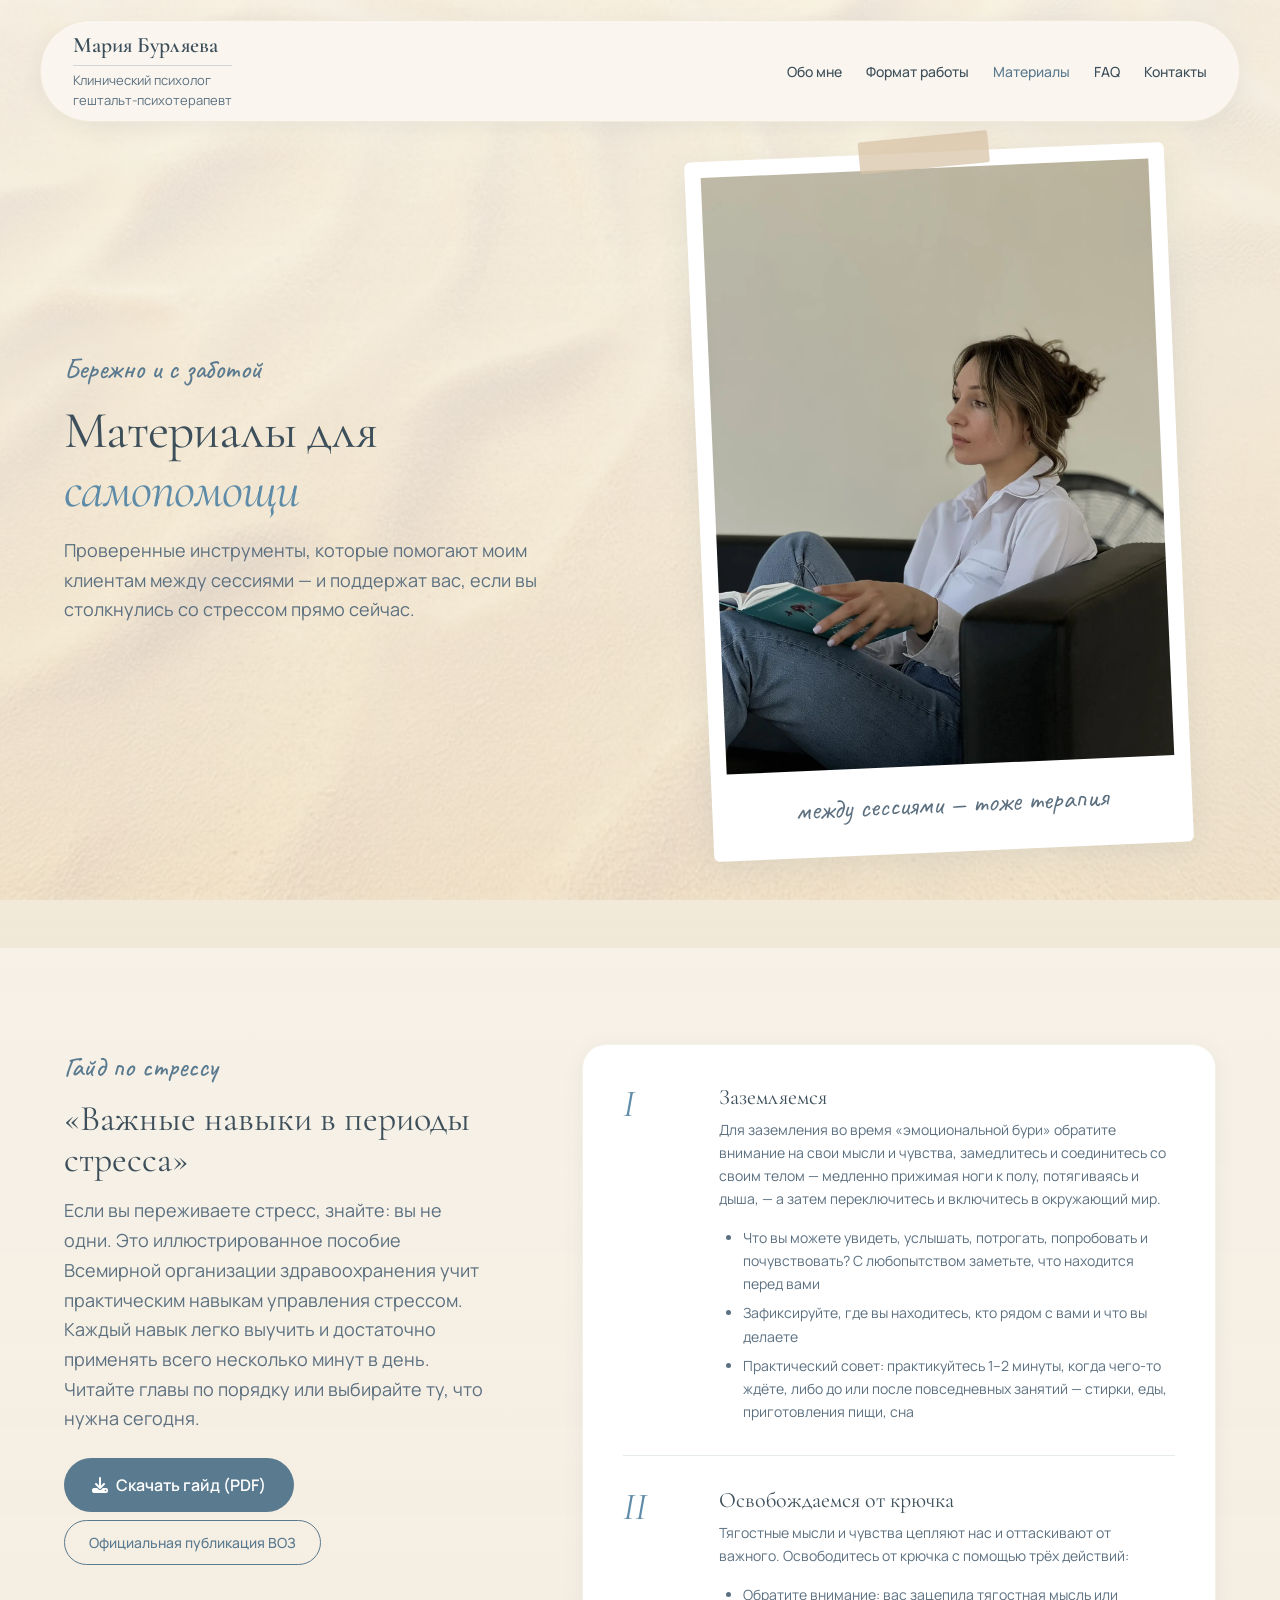
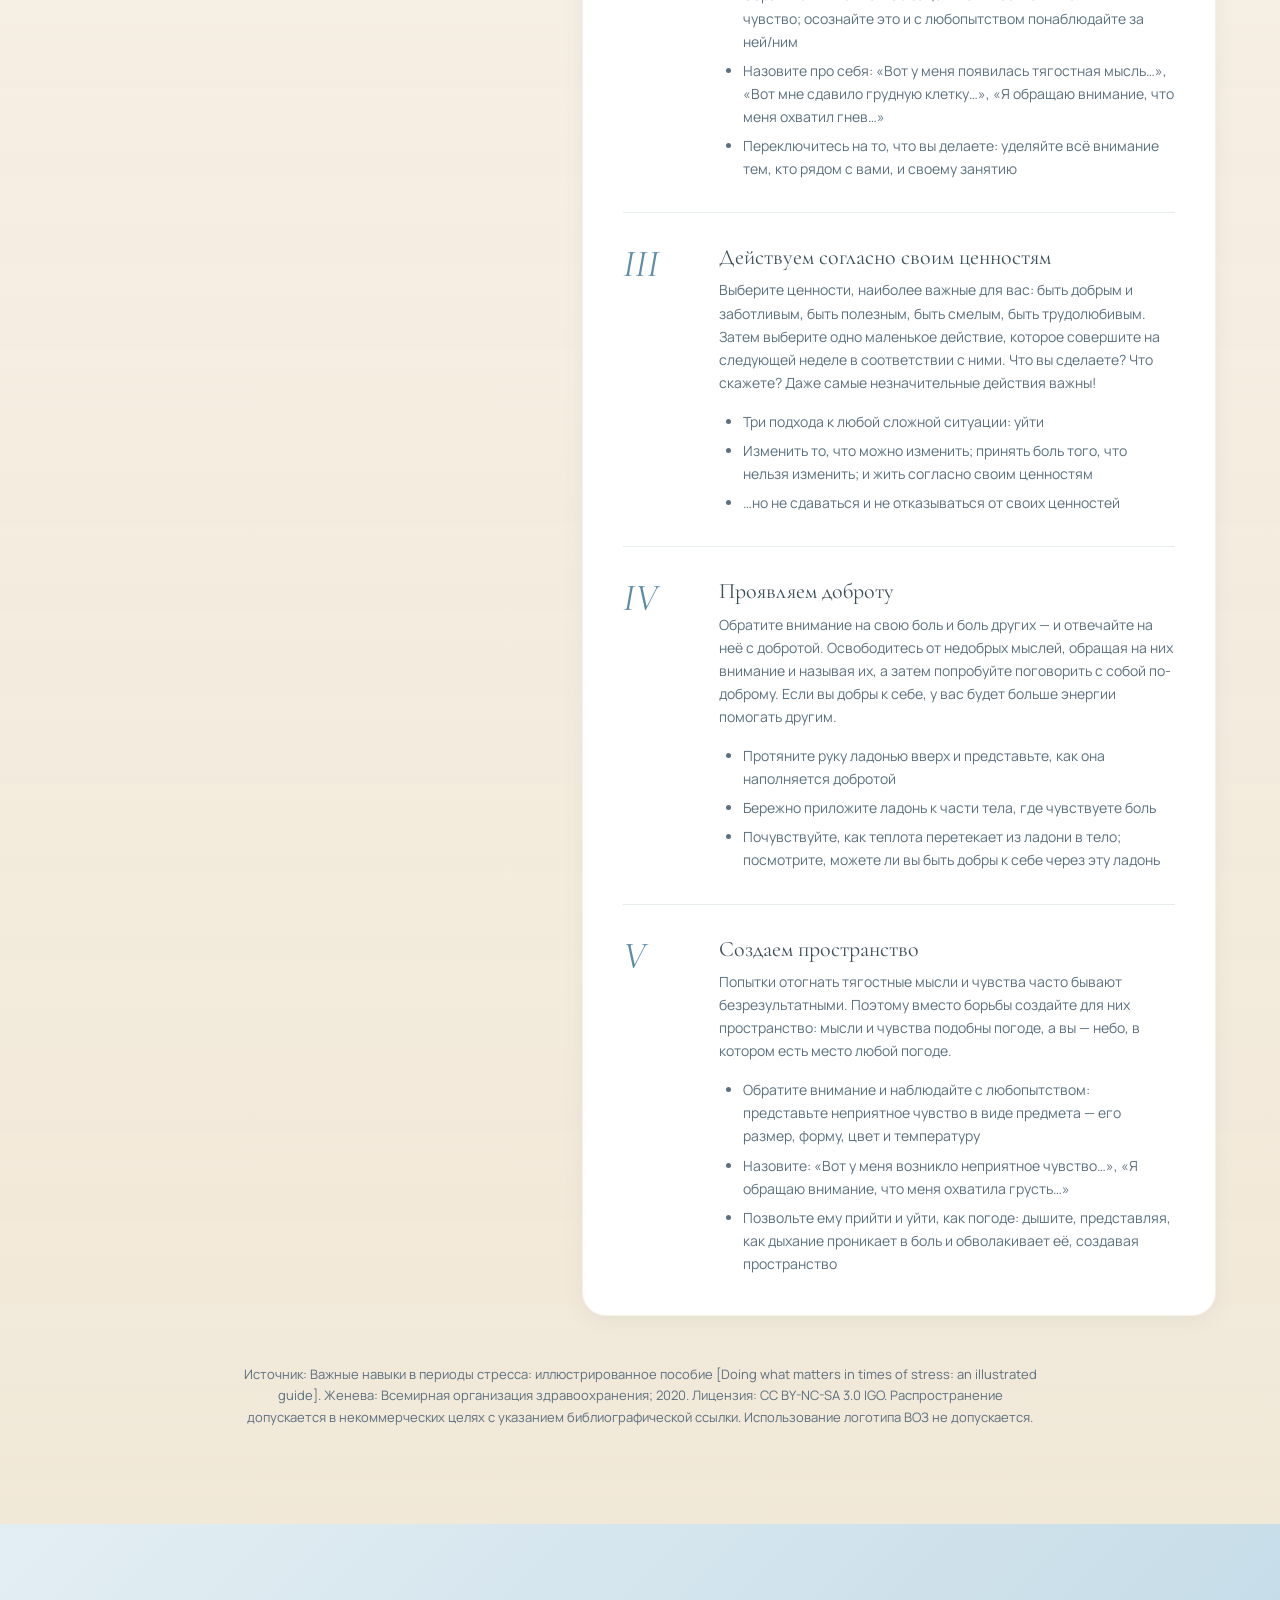
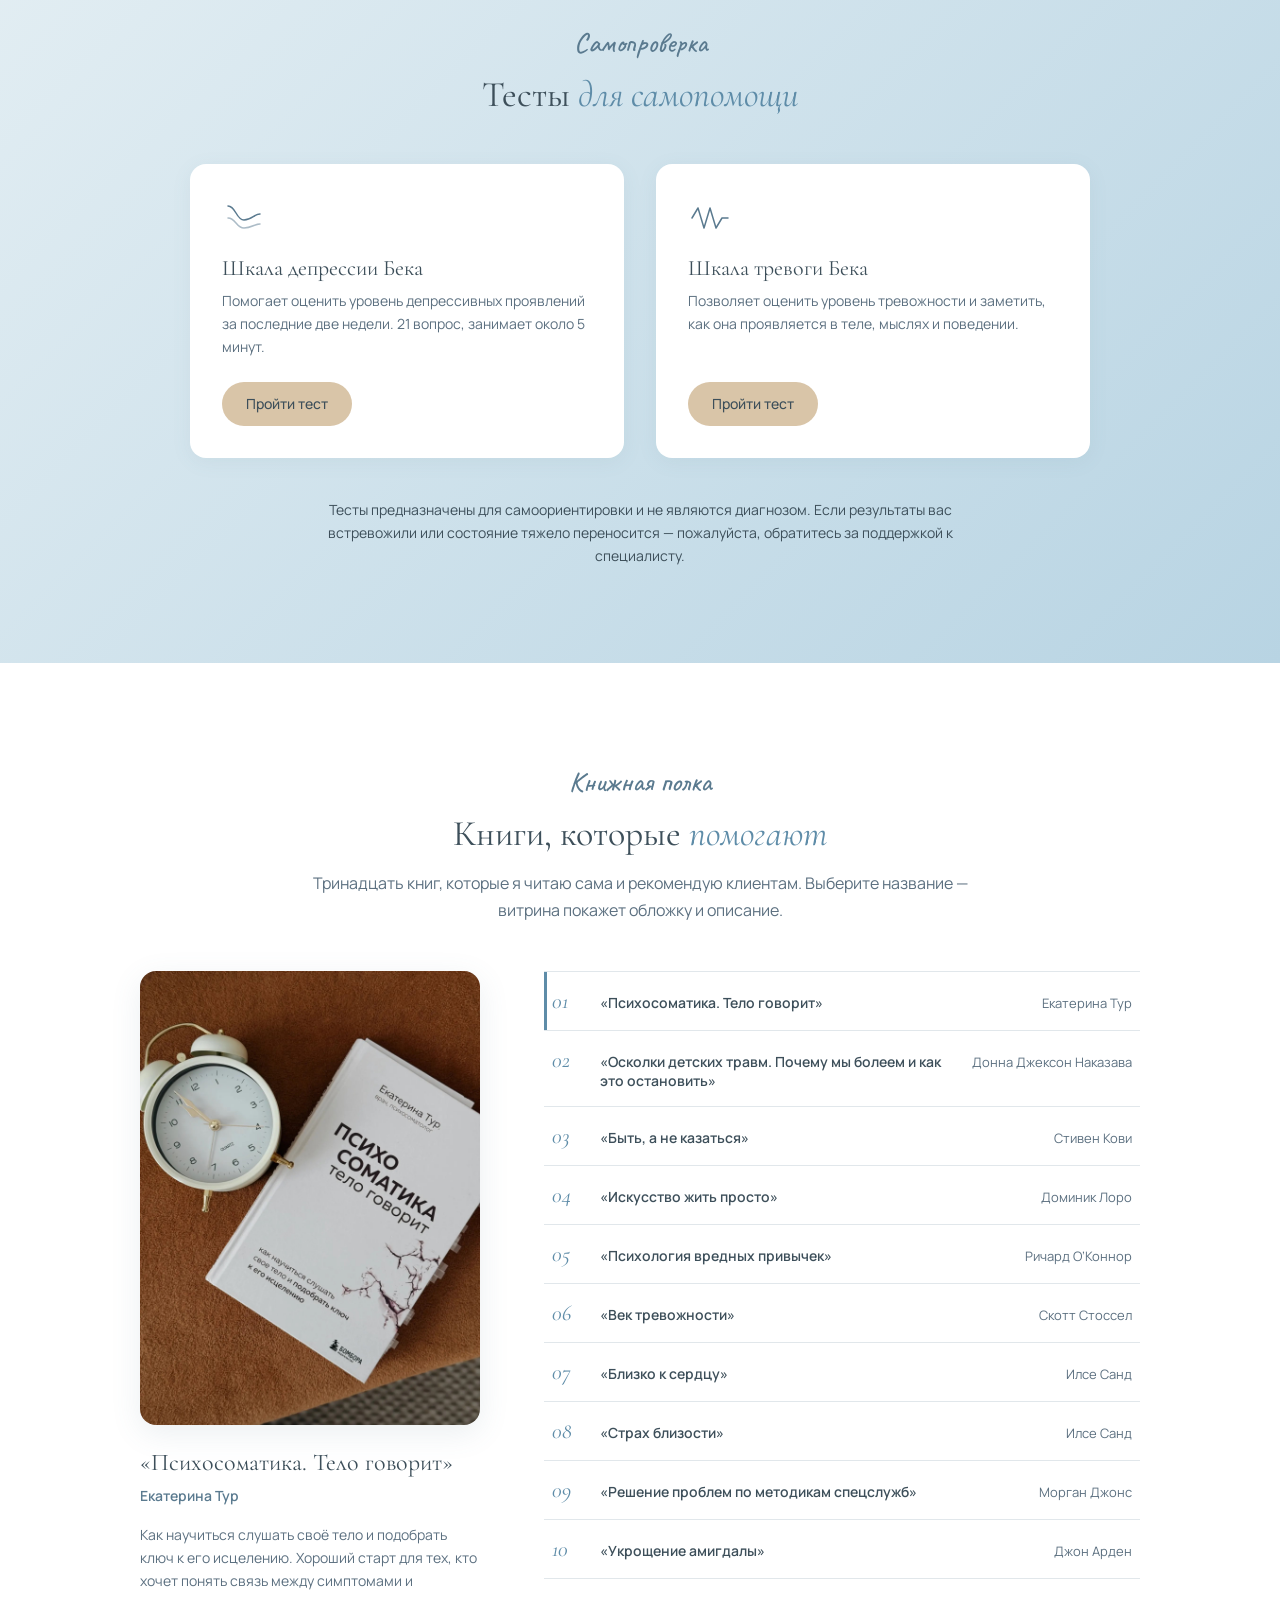
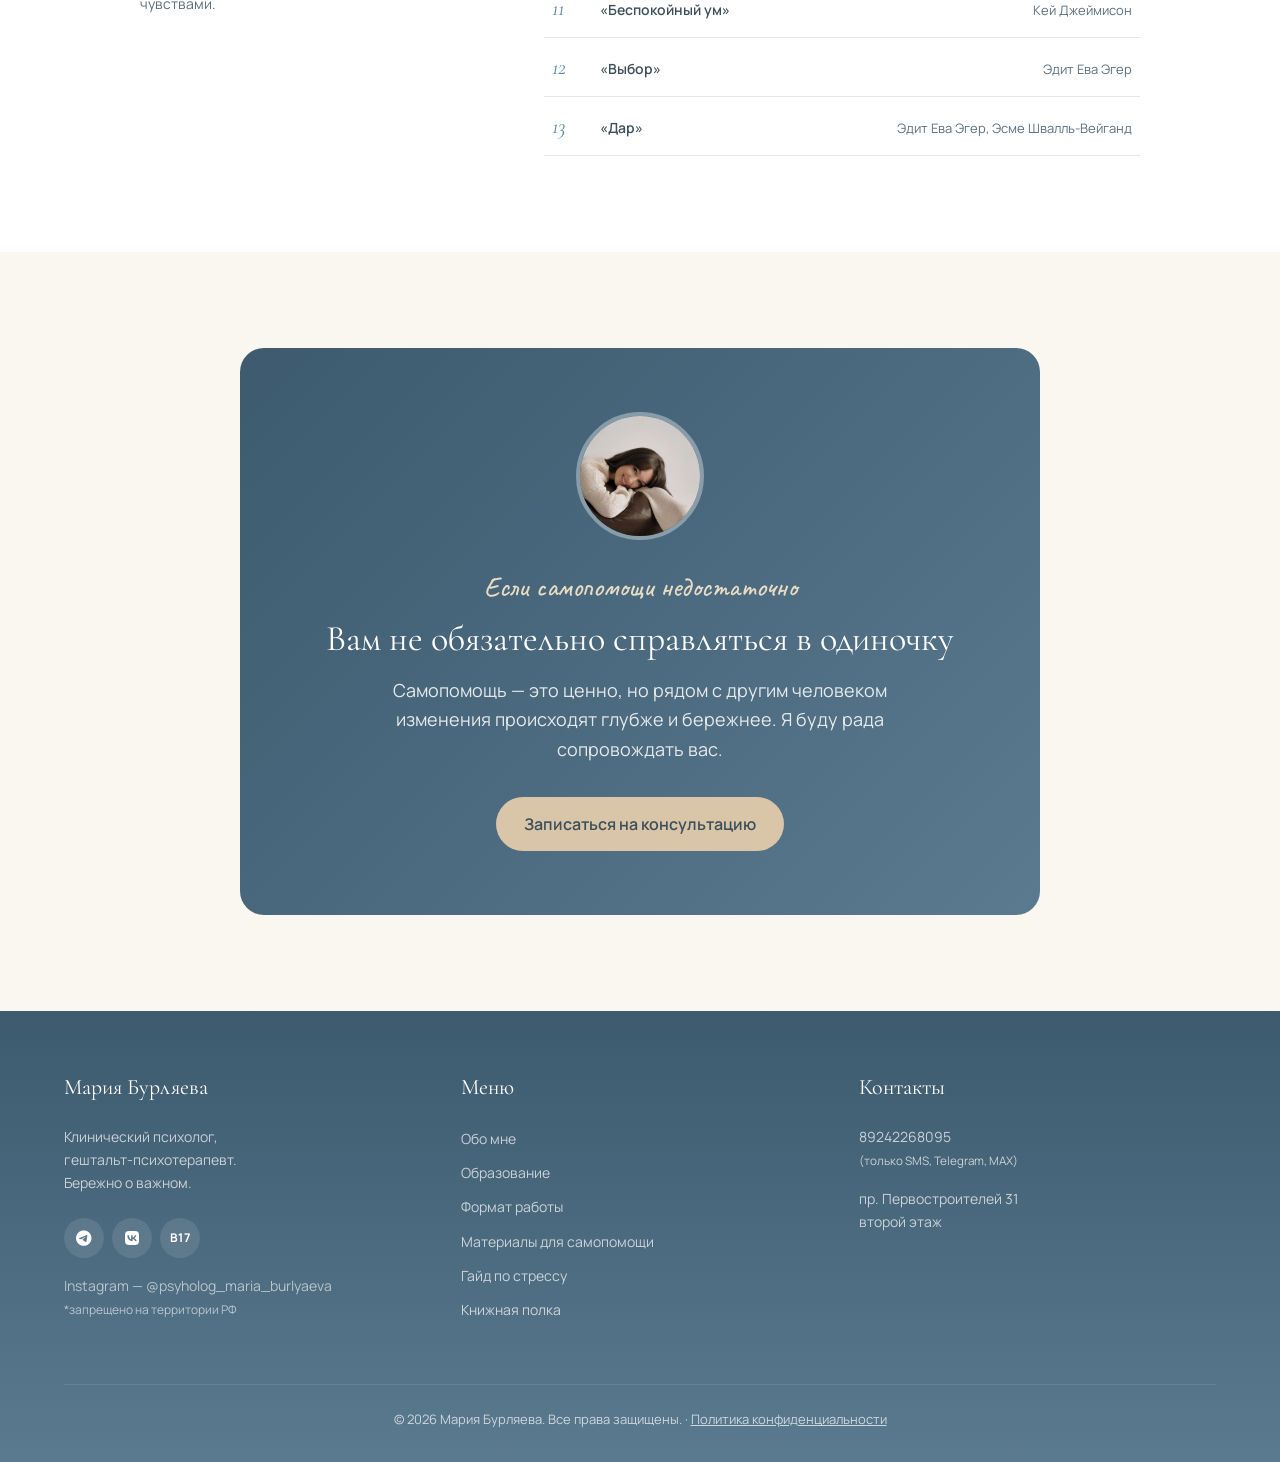
<file: materials.html>
<!DOCTYPE html>
<html lang="ru">
<head>
    <meta charset="UTF-8">
    <meta name="viewport" content="width=device-width, initial-scale=1.0">
    <title>Материалы для самопомощи — Мария Бурляева</title>
    <meta name="description" content="Материалы для самопомощи: гайд ВОЗ по стрессу, тесты на депрессию и тревогу по Беку, книжная полка с тринадцатью книгами.">
    
    <meta name="color-scheme" content="light only">
    <meta name="theme-color" content="#FAF6F0">
    
    <link rel="icon" href="data:image/svg+xml,<svg xmlns='http://www.w3.org/2000/svg' viewBox='0 0 100 100'><circle cx='50' cy='50' r='48' fill='%23E3EEF3'/><path d='M10 62 Q 30 48 50 62 T 90 62' stroke='%235A7A8F' stroke-width='8' fill='none' stroke-linecap='round'/></svg>">
    <meta property="og:type" content="website">
    <meta property="og:title" content="Материалы для самопомощи — Мария Бурляева">
    <meta property="og:description" content="Гайд ВОЗ «Важные навыки в периоды стресса», тесты Бека и книжная полка психолога. Бережно и с заботой.">
    <!-- После публикации замените YOUR-DOMAIN на адрес GitHub Pages -->
    <meta property="og:image" content="https://YOUR-DOMAIN.github.io/assets/img/reading.jpg">
    <meta property="og:url" content="https://YOUR-DOMAIN.github.io/materials.html">
    <link rel="canonical" href="https://YOUR-DOMAIN.github.io/materials.html">
    
    <link rel="preconnect" href="https://fonts.googleapis.com">
    <link rel="preconnect" href="https://fonts.gstatic.com" crossorigin>
    <link href="https://fonts.googleapis.com/css2?family=Caveat:wght@400;500;600&family=Cormorant+Garamond:ital,wght@0,300;0,400;0,500;0,600;1,300;1,400;1,500;1,600&family=Manrope:wght@300;400;500;600;700&display=swap" rel="stylesheet">
    <link rel="stylesheet" href="https://cdnjs.cloudflare.com/ajax/libs/font-awesome/6.4.0/css/all.min.css">
    <link rel="stylesheet" href="styles.css">
    <noscript><style>.fade-in{opacity:1;transform:none}</style></noscript>
</head>
<body>

    <nav class="navbar">
        <a href="index.html" class="nav-logo">Мария Бурляева<span>Клинический психолог</span><span>гештальт-психотерапевт</span></a>
        <ul class="nav-links" id="navLinks">
            <li><a href="index.html#about">Обо мне</a></li>
            <li><a href="index.html#formats">Формат работы</a></li>
            <li><a href="materials.html" class="active">Материалы</a></li>
            <li><a href="index.html#faq">FAQ</a></li>
            <li><a href="index.html#contact">Контакты</a></li>
        </ul>
        <button class="nav-burger" id="navBurger" aria-label="Открыть меню"><span></span><span></span><span></span></button>
    </nav>

    <section class="hero-v4 sand-ripples">
        <div class="container hero-v4-grid">
            <div class="hero-v4-text">
                <span class="handwritten">Бережно и с заботой</span>
                <h1>Материалы для <span class="accent-italic">самопомощи</span></h1>
                <p class="hero-lead">Проверенные инструменты, которые помогают моим клиентам между сессиями — и поддержат вас, если вы столкнулись со стрессом прямо сейчас.</p>
            </div>
            <figure class="polaroid">
                <img src="assets/img/reading.jpg" alt="Мария Бурляева с книгой" decoding="async">
                <figcaption>между сессиями — тоже терапия</figcaption>
            </figure>
        </div>
    </section>

    <section class="sand-ripples" id="guide">
        <div class="container">
            <div class="guide-sticky">
                <aside class="guide-aside">
                    <span class="handwritten">Гайд по стрессу</span>
                    <h2>«Важные навыки в периоды стресса»</h2>
                    <p class="lead">
                        Если вы переживаете стресс, знайте: вы не одни. Это иллюстрированное пособие 
                        Всемирной организации здравоохранения учит практическим навыкам управления 
                        стрессом. Каждый навык легко выучить и достаточно применять всего несколько 
                        минут в день. Читайте главы по порядку или выбирайте ту, что нужна сегодня.
                    </p>
                    <a href="files/who-stress-guide.pdf" class="btn-download" download>
                        <i class="fas fa-download"></i> Скачать гайд (PDF)
                    </a><br>
                    <a href="https://www.who.int/publications/i/item/9789240003927" target="_blank" rel="noopener" class="btn-who">
                        Официальная публикация ВОЗ
                    </a>
                </aside>

                <div class="chapters-sheet fade-in">
                    <article class="chapter">
                        <span class="chapter-num">I</span>
                        <div>
                            <h3>Заземляемся</h3>
                            <p>Для заземления во время «эмоциональной бури» обратите внимание на свои мысли и чувства, замедлитесь и соединитесь со своим телом — медленно прижимая ноги к полу, потягиваясь и дыша, — а затем переключитесь и включитесь в окружающий мир.</p>
                            <ul class="steps">
                                <li>Что вы можете увидеть, услышать, потрогать, попробовать и почувствовать? С любопытством заметьте, что находится перед вами</li>
                                <li>Зафиксируйте, где вы находитесь, кто рядом с вами и что вы делаете</li>
                                <li>Практический совет: практикуйтесь 1–2 минуты, когда чего-то ждёте, либо до или после повседневных занятий — стирки, еды, приготовления пищи, сна</li>
                            </ul>
                        </div>
                    </article>

                    <article class="chapter">
                        <span class="chapter-num">II</span>
                        <div>
                            <h3>Освобождаемся от крючка</h3>
                            <p>Тягостные мысли и чувства цепляют нас и оттаскивают от важного. Освободитесь от крючка с помощью трёх действий:</p>
                            <ul class="steps">
                                <li>Обратите внимание: вас зацепила тягостная мысль или чувство; осознайте это и с любопытством понаблюдайте за ней/ним</li>
                                <li>Назовите про себя: «Вот у меня появилась тягостная мысль…», «Вот мне сдавило грудную клетку…», «Я обращаю внимание, что меня охватил гнев…»</li>
                                <li>Переключитесь на то, что вы делаете: уделяйте всё внимание тем, кто рядом с вами, и своему занятию</li>
                            </ul>
                        </div>
                    </article>

                    <article class="chapter">
                        <span class="chapter-num">III</span>
                        <div>
                            <h3>Действуем согласно своим ценностям</h3>
                            <p>Выберите ценности, наиболее важные для вас: быть добрым и заботливым, быть полезным, быть смелым, быть трудолюбивым. Затем выберите одно маленькое действие, которое совершите на следующей неделе в соответствии с ними. Что вы сделаете? Что скажете? Даже самые незначительные действия важны!</p>
                            <ul class="steps">
                                <li>Три подхода к любой сложной ситуации: уйти</li>
                                <li>Изменить то, что можно изменить; принять боль того, что нельзя изменить; и жить согласно своим ценностям</li>
                                <li>…но не сдаваться и не отказываться от своих ценностей</li>
                            </ul>
                        </div>
                    </article>

                    <article class="chapter">
                        <span class="chapter-num">IV</span>
                        <div>
                            <h3>Проявляем доброту</h3>
                            <p>Обратите внимание на свою боль и боль других — и отвечайте на неё с добротой. Освободитесь от недобрых мыслей, обращая на них внимание и называя их, а затем попробуйте поговорить с собой по-доброму. Если вы добры к себе, у вас будет больше энергии помогать другим.</p>
                            <ul class="steps">
                                <li>Протяните руку ладонью вверх и представьте, как она наполняется добротой</li>
                                <li>Бережно приложите ладонь к части тела, где чувствуете боль</li>
                                <li>Почувствуйте, как теплота перетекает из ладони в тело; посмотрите, можете ли вы быть добры к себе через эту ладонь</li>
                            </ul>
                        </div>
                    </article>

                    <article class="chapter">
                        <span class="chapter-num">V</span>
                        <div>
                            <h3>Создаем пространство</h3>
                            <p>Попытки отогнать тягостные мысли и чувства часто бывают безрезультатными. Поэтому вместо борьбы создайте для них пространство: мысли и чувства подобны погоде, а вы — небо, в котором есть место любой погоде.</p>
                            <ul class="steps">
                                <li>Обратите внимание и наблюдайте с любопытством: представьте неприятное чувство в виде предмета — его размер, форму, цвет и температуру</li>
                                <li>Назовите: «Вот у меня возникло неприятное чувство…», «Я обращаю внимание, что меня охватила грусть…»</li>
                                <li>Позвольте ему прийти и уйти, как погоде: дышите, представляя, как дыхание проникает в боль и обволакивает её, создавая пространство</li>
                            </ul>
                        </div>
                    </article>
                </div>
            </div>

            <p class="license-note">
                Источник: Важные навыки в периоды стресса: иллюстрированное пособие 
                [Doing what matters in times of stress: an illustrated guide]. Женева: Всемирная организация 
                здравоохранения; 2020. Лицензия: CC BY-NC-SA 3.0 IGO. Распространение допускается 
                в некоммерческих целях с указанием библиографической ссылки. Использование логотипа ВОЗ не допускается.
            </p>
        </div>
    </section>

    <section class="tests-section" id="tests">
        <div class="container">
            <div class="section-header fade-in">
                <span class="handwritten">Самопроверка</span>
                <h2>Тесты <span class="accent-italic">для самопомощи</span></h2>
            </div>

            <div class="tests-grid">
                <div class="test-card fade-in">
                    <div class="test-icon" aria-hidden="true">
                        <svg viewBox="0 0 44 44" fill="none" stroke="currentColor" stroke-width="1.5" stroke-linecap="round">
                            <path d="M6 10c8 0 8 14 16 14s10-6 16-6"/>
                            <path d="M6 22c8 0 8 10 16 10s10-4 16-4" opacity=".5"/>
                        </svg>
                    </div>
                    <h3>Шкала депрессии Бека</h3>
                    <p>Помогает оценить уровень депрессивных проявлений за последние две недели. 21 вопрос, занимает около 5 минут.</p>
                    <a href="https://alter.ru/tests/depression/" target="_blank" rel="noopener" class="btn-test">Пройти тест</a>
                </div>

                <div class="test-card fade-in">
                    <div class="test-icon" aria-hidden="true">
                        <svg viewBox="0 0 44 44" fill="none" stroke="currentColor" stroke-width="1.5" stroke-linecap="round" stroke-linejoin="round">
                            <path d="M4 22l6-10 6 20 6-20 6 20 6-10h6"/>
                        </svg>
                    </div>
                    <h3>Шкала тревоги Бека</h3>
                    <p>Позволяет оценить уровень тревожности и заметить, как она проявляется в теле, мыслях и поведении.</p>
                    <a href="https://alter.ru/tests/shkala-trevogi-beka/" target="_blank" rel="noopener" class="btn-test">Пройти тест</a>
                </div>
            </div>

            <p class="test-disclaimer">
                Тесты предназначены для самоориентировки и не являются диагнозом. 
                Если результаты вас встревожили или состояние тяжело переносится — 
                пожалуйста, обратитесь за поддержкой к специалисту.
            </p>
        </div>
    </section>

    <section class="books-section" id="books">
        <div class="container">
            <div class="section-header fade-in">
                <span class="handwritten">Книжная полка</span>
                <h2>Книги, которые <span class="accent-italic">помогают</span></h2>
                <p class="lead">Тринадцать книг, которые я читаю сама и рекомендую клиентам. Выберите название — витрина покажет обложку и описание.</p>
            </div>

            <div class="books-showcase fade-in">
                <div class="stage" id="bookStage">
                    <img class="stage-cover" src="assets/img/book-clock.jpg" alt="Обложка книги «Психосоматика. Тело говорит»">
                    <div class="stage-info">
                        <h3 id="stageTitle">«Психосоматика. Тело говорит»</h3>
                        <span class="stage-author" id="stageAuthor">Екатерина Тур</span>
                        <div class="stage-desc" id="stageDesc">
                            <p>Как научиться слушать своё тело и подобрать ключ к его исцелению. Хороший старт для тех, кто хочет понять связь между симптомами и чувствами.</p>
                        </div>
                    </div>
                </div>

                <div class="book-list">
                    <button class="book-item active" data-i="0"><span class="n">01</span><span class="t">«Психосоматика. Тело говорит»</span><span class="a">Екатерина Тур</span></button>
                    <button class="book-item" data-i="1"><span class="n">02</span><span class="t">«Осколки детских травм. Почему мы болеем и как это остановить»</span><span class="a">Донна Джексон Наказава</span></button>
                    <button class="book-item" data-i="2"><span class="n">03</span><span class="t">«Быть, а не казаться»</span><span class="a">Стивен Кови</span></button>
                    <button class="book-item" data-i="3"><span class="n">04</span><span class="t">«Искусство жить просто»</span><span class="a">Доминик Лоро</span></button>
                    <button class="book-item" data-i="4"><span class="n">05</span><span class="t">«Психология вредных привычек»</span><span class="a">Ричард О’Коннор</span></button>
                    <button class="book-item" data-i="5"><span class="n">06</span><span class="t">«Век тревожности»</span><span class="a">Скотт Стоссел</span></button>
                    <button class="book-item" data-i="6"><span class="n">07</span><span class="t">«Близко к сердцу»</span><span class="a">Илсе Санд</span></button>
                    <button class="book-item" data-i="7"><span class="n">08</span><span class="t">«Страх близости»</span><span class="a">Илсе Санд</span></button>
                    <button class="book-item" data-i="8"><span class="n">09</span><span class="t">«Решение проблем по методикам спецслужб»</span><span class="a">Морган Джонс</span></button>
                    <button class="book-item" data-i="9"><span class="n">10</span><span class="t">«Укрощение амигдалы»</span><span class="a">Джон Арден</span></button>
                    <button class="book-item" data-i="10"><span class="n">11</span><span class="t">«Беспокойный ум»</span><span class="a">Кей Джеймисон</span></button>
                    <button class="book-item" data-i="11"><span class="n">12</span><span class="t">«Выбор»</span><span class="a">Эдит Ева Эгер</span></button>
                    <button class="book-item" data-i="12"><span class="n">13</span><span class="t">«Дар»</span><span class="a">Эдит Ева Эгер, Эсме Швалль-Вейганд</span></button>
                </div>
            </div>
        </div>
    </section>

    <section class="cta-section">
        <div class="container">
            <div class="cta-box fade-in">
                <img src="assets/img/about.jpg" alt="Мария Бурляева" class="cta-photo" loading="lazy" decoding="async">
                <span class="handwritten" style="color: var(--sand);">Если самопомощи недостаточно</span>
                <h2>Вам не обязательно справляться в одиночку</h2>
                <p>Самопомощь — это ценно, но рядом с другим человеком изменения происходят глубже и бережнее. Я буду рада сопровождать вас.</p>
                <a href="index.html#contact" class="btn-cta">Записаться на консультацию</a>
            </div>
        </div>
    </section>

    <footer>
        <div class="container">
            <div class="footer-grid">
                <div class="footer-col">
                    <h4>Мария Бурляева</h4>
                    <p>Клинический психолог,<br>гештальт-психотерапевт.<br>Бережно о важном.</p>
                    <div class="footer-social">
                        <a href="https://t.me/psyholog_Maria_Burlyaeva" target="_blank" rel="noopener" aria-label="Telegram"><i class="fab fa-telegram-plane"></i></a>
                        <a href="https://vk.ru/id70805044" target="_blank" rel="noopener" aria-label="ВКонтакте"><i class="fab fa-vk"></i></a>
                        <a href="https://www.b17.ru/burlyaeva/" target="_blank" rel="noopener" aria-label="Профиль на B17"><span class="b17-icon">B17</span></a>
                    </div>
                    <p class="footer-note">Instagram — @psyholog_maria_burlyaeva<br><small>*запрещено на территории РФ</small></p>
                </div>
                <div class="footer-col">
                    <h4>Меню</h4>
                    <ul>
                        <li><a href="index.html#about">Обо мне</a></li>
                        <li><a href="education.html">Образование</a></li>
                        <li><a href="index.html#formats">Формат работы</a></li>
                        <li><a href="materials.html">Материалы для самопомощи</a></li>
                        <li><a href="materials.html#guide">Гайд по стрессу</a></li>
                        <li><a href="materials.html#books">Книжная полка</a></li>
                    </ul>
                </div>
                <div class="footer-col">
                    <h4>Контакты</h4>
                    <p><a href="tel:+79242268095">89242268095</a><br><small>(только SMS, Telegram, MAX)</small></p>
                    <p>пр. Первостроителей 31<br>второй этаж</p>
                </div>
            </div>
            <div class="footer-bottom">
                <p>&copy; 2026 Мария Бурляева. Все права защищены. · <a href="privacy.html">Политика конфиденциальности</a></p>
            </div>
        </div>
    </footer>

    <script>
        document.getElementById('navBurger').addEventListener('click', () => {
            document.getElementById('navLinks').classList.toggle('active');
        });

        const observer = new IntersectionObserver((entries) => {
            entries.forEach(entry => {
                if (entry.isIntersecting) entry.target.classList.add('visible');
            });
        }, { threshold: 0.1 });
        document.querySelectorAll('.fade-in').forEach(el => observer.observe(el));

        // Книжная полка: витрина с обложкой (13 книг)
        const BOOKS = [
            { t: '«Психосоматика. Тело говорит»', a: 'Екатерина Тур', d: ['Как научиться слушать своё тело и подобрать ключ к его исцелению. Хороший старт для тех, кто хочет понять связь между симптомами и чувствами.'], c: { src: 'assets/img/book-clock.jpg' } },
            { t: '«Осколки детских травм. Почему мы болеем и как это остановить»', a: 'Донна Джексон Наказава', d: ['О том, как детский опыт живёт в теле во взрослой жизни — и что можно сделать, чтобы этот круг остановился. Для бережного самоисследования.'], c: { src: 'assets/img/books-stack.jpg' } },
            { t: '«Быть, а не казаться»', a: 'Стивен Кови', d: ['Сборник эссе бизнес-эксперта Стивена Кови о том, как отличить ложные ценности от настоящих, а внешние показатели успеха от истинного величия. Ответственность, самопожертвование, следование приоритетам — вот принципы, которых должен придерживаться человек, если хочет добиться успеха.'], c: { src: 'assets/img/covers/byt-a-ne-kazatsya.jpg' } },
            { t: '«Искусство жить просто»', a: 'Доминик Лоро', d: ['Доминик Лоро 20 лет прожила в Японии, где изучала философию даосизма. Она обнаружила, что принципы дзена применимы и полезны в обыденной жизни. Когда вы откажетесь от лишних вещей и неосознанного потребления, вы сможете заняться тем, что действительно важно, — своим умом и телом.'], c: { src: 'assets/img/covers/iskusstvo-zhit-prosto.jpg' } },
            { t: '«Психология вредных привычек»', a: 'Ричард О’Коннор', d: ['Все мы любим наступать на одни и те же грабли и повторять одни и те же ошибки. С деструктивным поведением надо бороться. Психотерапевт Ричард О’Коннор рассказывает, как справиться с прокрастинацией, перееданием, неорганизованностью, беспокойством и неуместным самолечением.'], c: { src: 'assets/img/covers/psihologiya-vrednyh-privychek.jpg' } },
            { t: '«Век тревожности»', a: 'Скотт Стоссел', d: ['Проблема хронического стресса в наши дни затрагивает чуть ли не каждого второго. Скотт Стоссел рассказывает о причинах появления невротических расстройств, методах лечения (от антидепрессантов до психотерапии) и способах справиться с тревожностью.', 'Но эта книга ценна ещё и честным описанием личного опыта: Стоссел многие годы боролся с депрессиями, фобиями, паническими атаками. Поэтому он знает не понаслышке, с чем приходится иметь дело людям, столкнувшимся с подобными проблемами.'], c: { src: 'assets/img/covers/vek-trevozhnosti.jpg' } },
            { t: '«Близко к сердцу»', a: 'Илсе Санд', d: ['Книга датского психотерапевта Илсе Санд посвящена «новым интровертам» — высокочувствительным людям, которые остро реагируют на суету и критику, предпочитают уединение и быстро устают от общества. Из этой книги вы узнаете, как воспользоваться всеми преимуществами обострённого восприятия.'], c: { src: 'assets/img/covers/blizko-k-serdtsu.jpg' } },
            { t: '«Страх близости»', a: 'Илсе Санд', d: ['Ещё одна книга Санд о проблемах людей, которые несколько иначе реагируют на окружающий мир. Эту книгу обязательно нужно прочитать тем, кто возвёл вокруг себя преграды и не даёт другим людям узнавать себя и любить.'], c: { src: 'assets/img/covers/strakh-blizosti.jpg' } },
            { t: '«Решение проблем по методикам спецслужб»', a: 'Морган Джонс', d: ['Большинство людей не умеют анализировать проблему, а потому не всегда может найти верное решение в трудной ситуации. Бывший аналитик ЦРУ Морган Джонс пишет о проверенных инструментах, которые помогут вам разобраться с самыми разными проблемами и овладеть основами структурированного анализа.'], c: { src: 'assets/img/covers/reshenie-problem-specsluzhb.jpg' } },
            { t: '«Укрощение амигдалы»', a: 'Джон Арден', d: ['Данные современных исследований в нейрофизиологии и практические рекомендации врача с огромным опытом помогут улучшить жизнь: избавиться от вредных привычек, не поддаваться грусти, развить память и психологическую устойчивость. Другими словами, вы сможете использовать особенности своего мозга себе же на пользу.'], c: { src: 'assets/img/covers/ukroshchenie-amigdaly.jpg' } },
            { t: '«Беспокойный ум»', a: 'Кей Джеймисон', d: ['Биполярное расстройство — это постоянное маневрирование между периодами эйфории и невероятными спадами в чёрную депрессию. Психиатр Кей Джеймисон испытала это на себе, поэтому и стала изучать аффективные расстройства. В результате появилась это книга о борьбе с болезнью. Джеймисон пишет, что стоит только принять жизнь такой, какая она есть, как любые трудности станут преодолимыми.'], c: { src: 'assets/img/covers/bespokoynyy-um.jpg' } },
            { t: '«Выбор»', a: 'Эдит Ева Эгер', d: ['Эдит Ева Эгер в юном возрасте была отправлена вместе со своей семьей в Аушвиц. Там ее родители погибли в газовой камере, а Эдит и ее сестра испытали на себе все ужасы отвратительных лагерей смерти. Через 35 лет после окончания войны, став известным психологом, Эдит вернулась в Аушвиц, чтобы избавиться от воспоминаний о прошлом и вины выжившего.', 'Эта книга не просто мемуары пережившего холокост человека, это незабываемые хроники героизма и стойкости, милосердия и исцеления. Она показывает, что мы всегда можем выбирать, чему нас учит жизнь и как относиться к происходящему.'], c: { src: 'assets/img/covers/eger-vybor.jpg' } },
            { t: '«Дар»', a: 'Эдит Ева Эгер, Эсме Швалль-Вейганд', d: ['Мы учимся быть свободными всю свою жизнь, так как свобода – это выбор и его нужно делать ежедневно, буквально шаг за шагом.', 'Эдит Ева Эгер – венгерская еврейка, пережившая ужасы Аушвица в подростковом возрасте. Она потеряла родителей, но сумела выжить вместе с сестрой, пройдя через ад нацистских лагерей. Спустя годы, создав семью в Америке и став известным психологом, она возвращается в Освенцим, чтобы переосмыслить травматичный опыт, найти в себе силы простить и обрести внутреннюю свободу. Это глубоко личная и пронзительная история, наполненная надеждой и силой человеческого духа.'], c: { src: 'assets/img/covers/eger-dar.jpg' } }
        ];
        const stage = document.getElementById('bookStage');
        const showcase = document.querySelector('.books-showcase');
        const bookList = document.querySelector('.book-list');
        const isMobile = () => window.matchMedia('(max-width: 1024px)').matches;

        // На мобильном витрина живёт внутри списка — сразу под выбранной строкой;
        // на десктопе возвращается на липкую позицию слева
        function placeStage(anchor) {
            if (!showcase || !bookList) return;
            if (isMobile()) {
                const target = anchor || bookList.querySelector('.book-item.active');
                if (target) bookList.insertBefore(stage, target.nextSibling);
            } else if (stage.parentElement !== showcase) {
                showcase.insertBefore(stage, bookList);
            }
        }

        document.querySelectorAll('.book-item').forEach(btn => {
            btn.addEventListener('click', () => {
                const book = BOOKS[+btn.dataset.i];
                stage.classList.add('fade');
                setTimeout(() => {
                    stage.querySelector('.stage-cover, .stage-typo').outerHTML = book.c.src
                        ? `<img class="stage-cover" src="${book.c.src}" alt="Обложка книги ${book.t}">`
                        : `<div class="stage-typo" style="--tint:${book.c.tint}"><b>${book.t}</b><span>${book.a}</span></div>`;
                    document.getElementById('stageTitle').textContent = book.t;
                    const authorEl = document.getElementById('stageAuthor');
                    authorEl.textContent = book.a;
                    authorEl.style.display = book.a ? '' : 'none';
                    document.getElementById('stageDesc').innerHTML = book.d.map(p => `<p>${p}</p>`).join('');
                    document.querySelectorAll('.book-item').forEach(x => x.classList.remove('active'));
                    btn.classList.add('active');
                    placeStage(btn);
                    stage.classList.remove('fade');
                    if (isMobile()) stage.scrollIntoView({ behavior: 'smooth', block: 'nearest' });
                }, 300);
            });
        });

        let resizeTimer;
        window.addEventListener('resize', () => {
            clearTimeout(resizeTimer);
            resizeTimer = setTimeout(() => placeStage(), 150);
        });
        placeStage();
    </script>
</body>
</html>
</file>
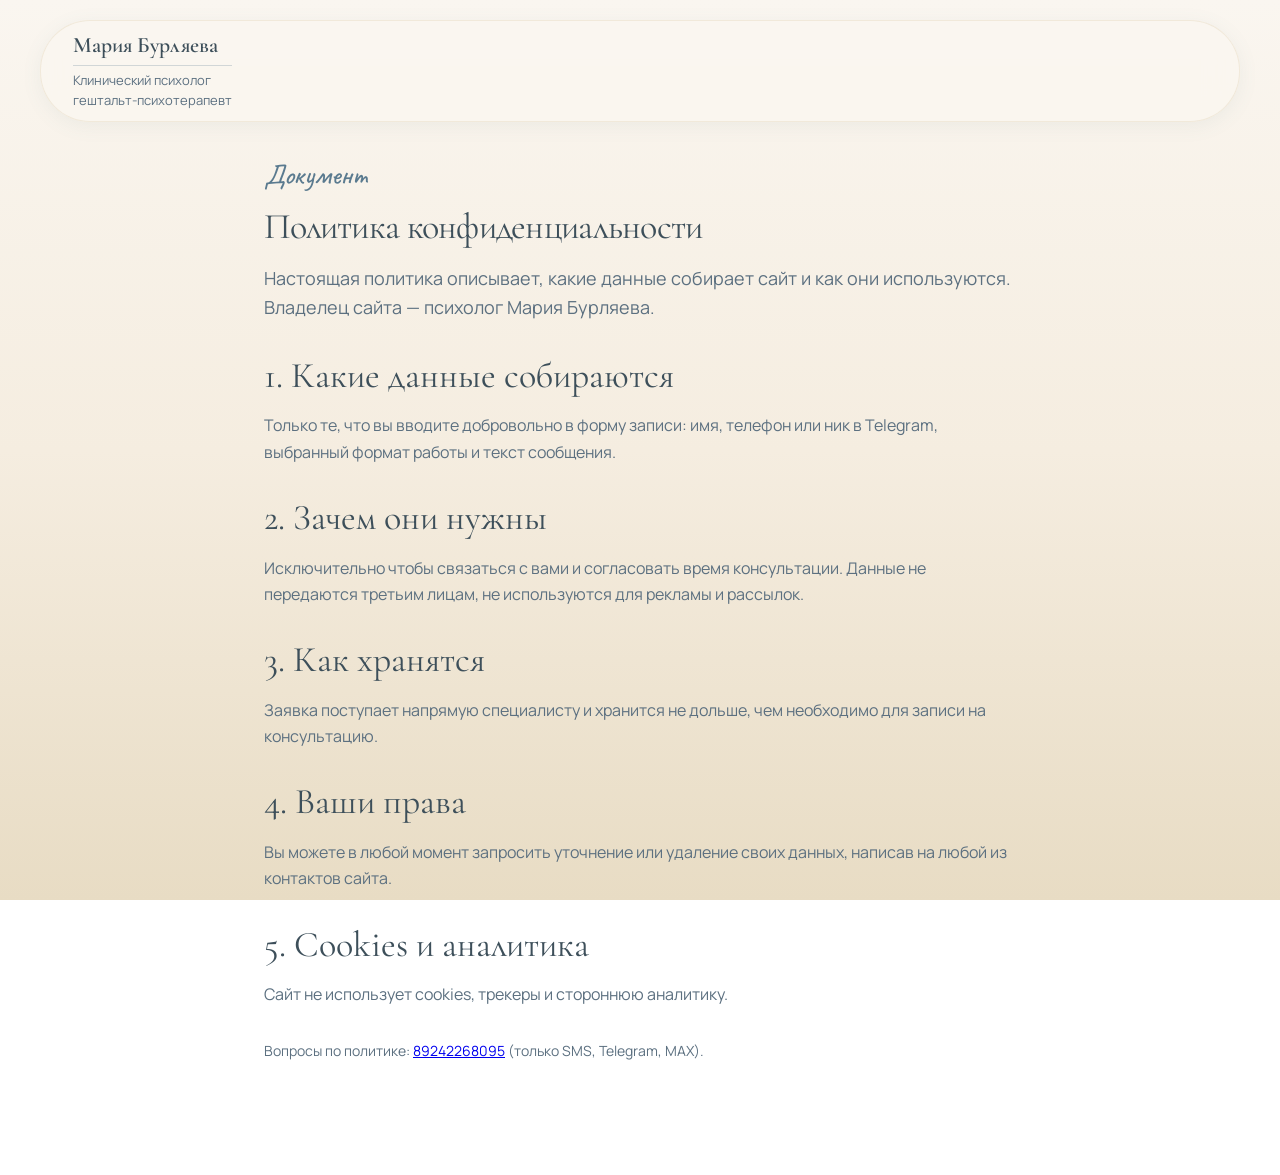
<file: privacy.html>
<!DOCTYPE html>
<html lang="ru">
<head>
    <meta charset="UTF-8">
    <meta name="viewport" content="width=device-width, initial-scale=1.0">
    <title>Политика конфиденциальности — Мария Бурляева</title>
    <meta name="color-scheme" content="light only">
    <link rel="icon" href="data:image/svg+xml,<svg xmlns='http://www.w3.org/2000/svg' viewBox='0 0 100 100'><circle cx='50' cy='50' r='48' fill='%23E3EEF3'/><path d='M10 62 Q 30 48 50 62 T 90 62' stroke='%235A7A8F' stroke-width='8' fill='none' stroke-linecap='round'/></svg>">
    <link rel="preconnect" href="https://fonts.googleapis.com">
    <link rel="preconnect" href="https://fonts.gstatic.com" crossorigin>
    <link href="https://fonts.googleapis.com/css2?family=Caveat:wght@400;500;600&family=Cormorant+Garamond:ital,wght@0,400;0,500;0,600&family=Manrope:wght@300;400;500;600;700&display=swap" rel="stylesheet">
    <link rel="stylesheet" href="styles.css">
    <noscript><style>.fade-in{opacity:1;transform:none}</style></noscript>
</head>
<body>
    <nav class="navbar">
        <a href="index.html" class="nav-logo">Мария Бурляева<span>Клинический психолог</span><span>гештальт-психотерапевт</span></a>
    </nav>

    <section class="doc-section">
        <div class="container">
            <span class="handwritten">Документ</span>
            <h1>Политика конфиденциальности</h1>
            <p class="lead">Настоящая политика описывает, какие данные собирает сайт и как они используются. Владелец сайта — психолог Мария Бурляева.</p>

            <h2>1. Какие данные собираются</h2>
            <p>Только те, что вы вводите добровольно в форму записи: имя, телефон или ник в Telegram, выбранный формат работы и текст сообщения.</p>

            <h2>2. Зачем они нужны</h2>
            <p>Исключительно чтобы связаться с вами и согласовать время консультации. Данные не передаются третьим лицам, не используются для рекламы и рассылок.</p>

            <h2>3. Как хранятся</h2>
            <p>Заявка поступает напрямую специалисту и хранится не дольше, чем необходимо для записи на консультацию.</p>

            <h2>4. Ваши права</h2>
            <p>Вы можете в любой момент запросить уточнение или удаление своих данных, написав на любой из контактов сайта.</p>

            <h2>5. Cookies и аналитика</h2>
            <p>Сайт не использует cookies, трекеры и стороннюю аналитику.</p>

            <p class="doc-foot">Вопросы по политике: <a href="tel:+79242268095">89242268095</a> (только SMS, Telegram, MAX).</p>
        </div>
    </section>
</body>
</html>
</file>
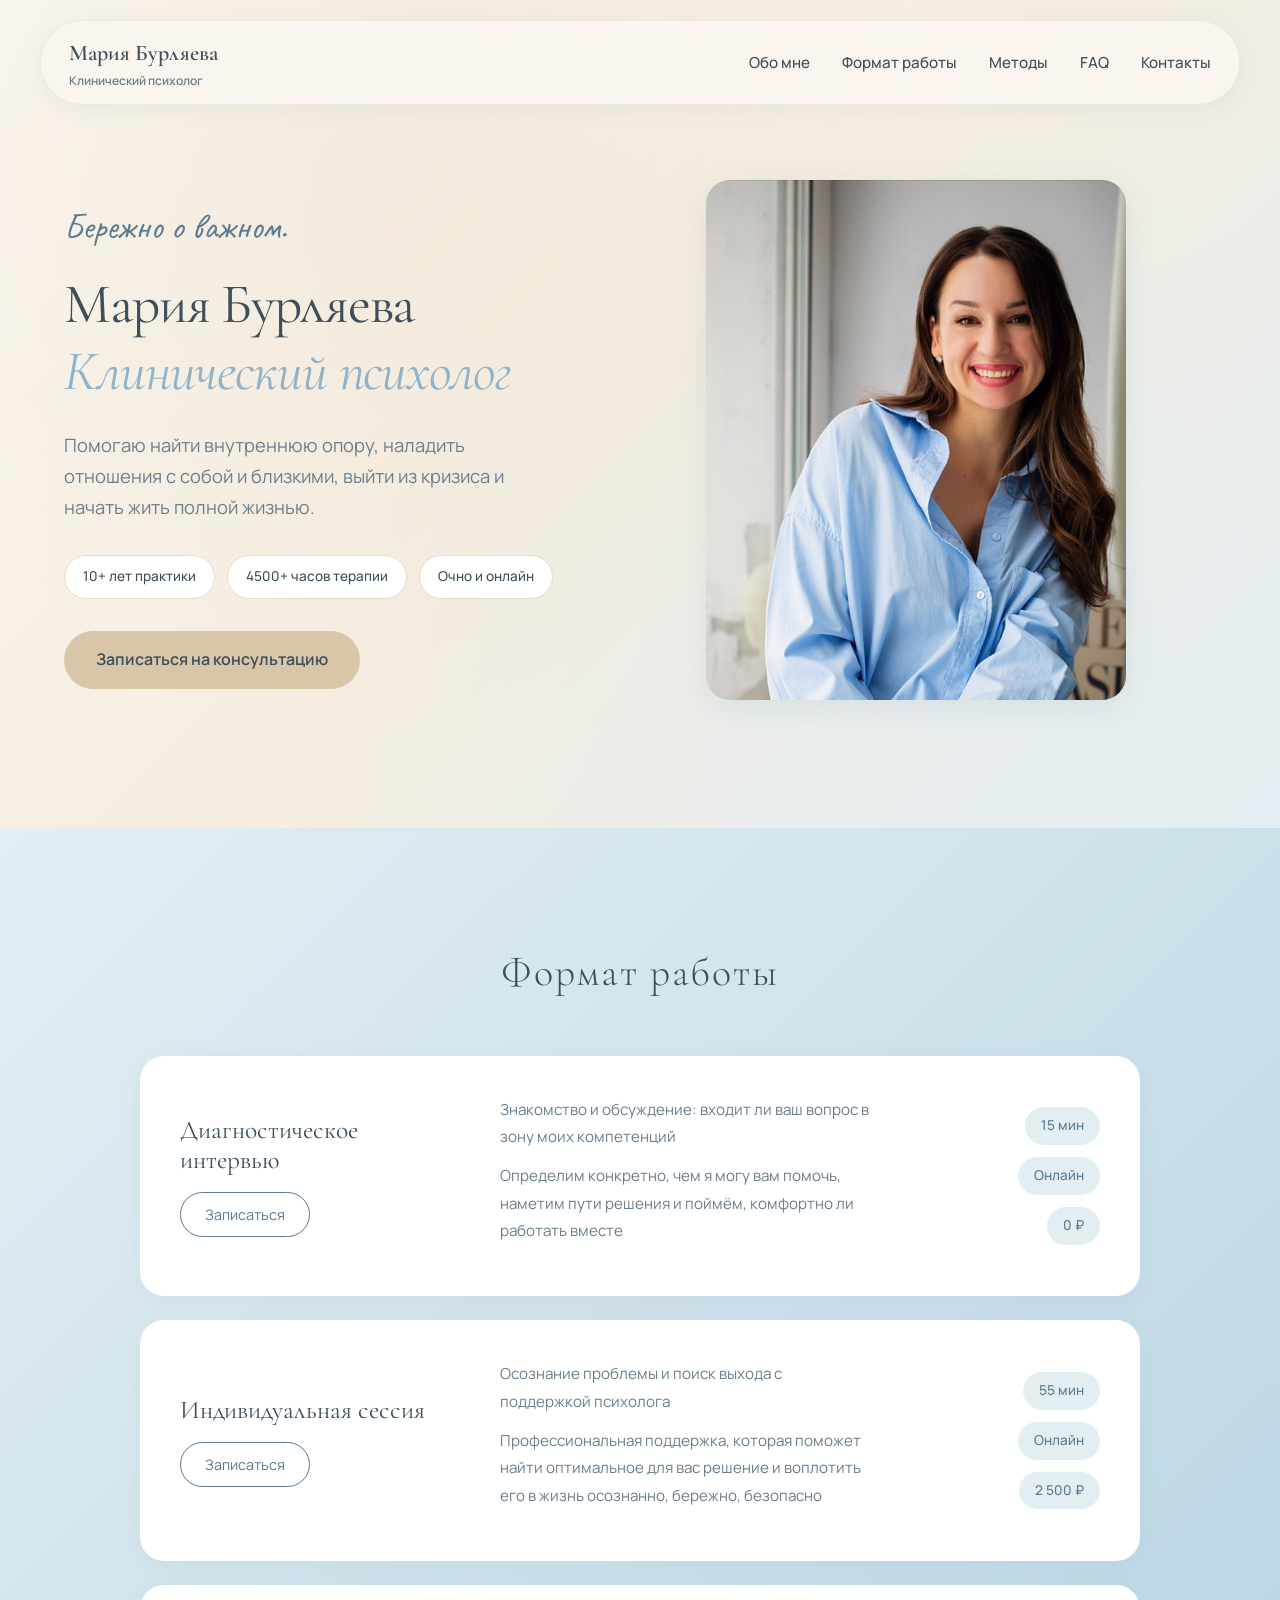
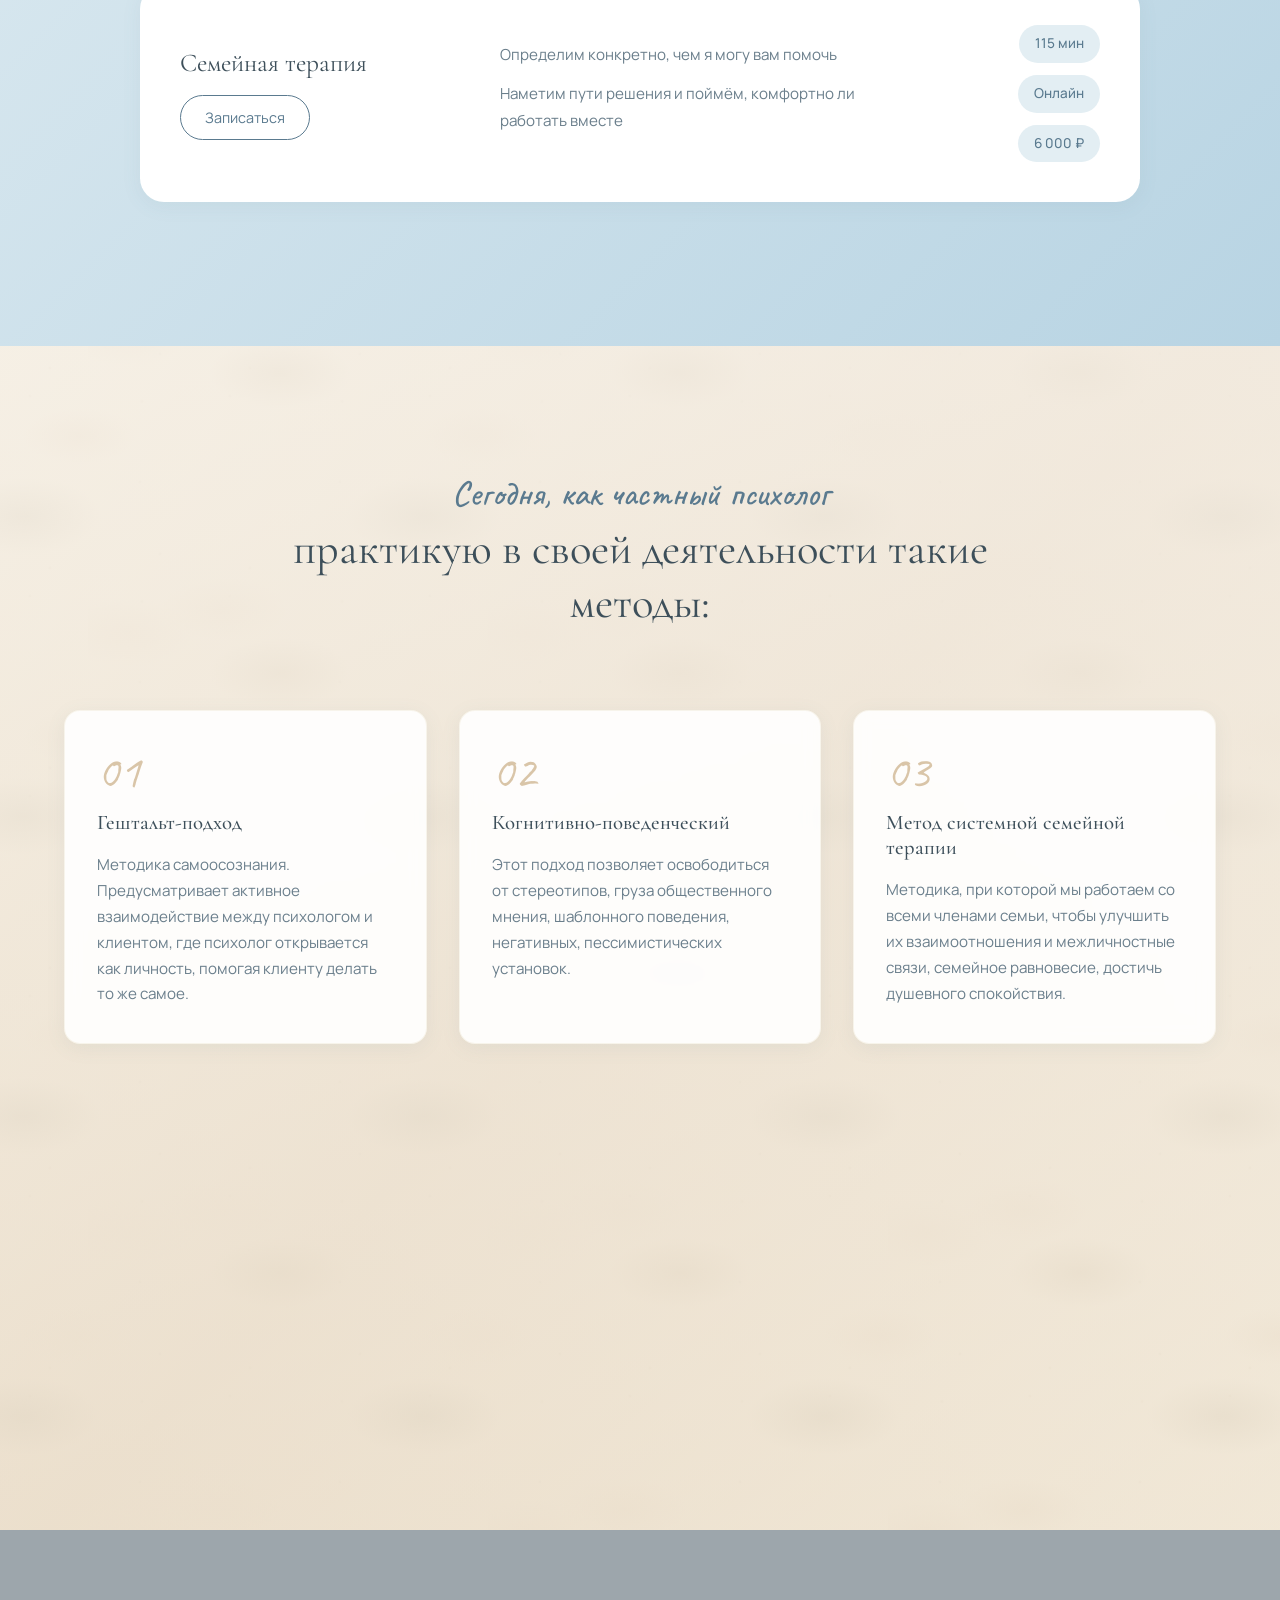
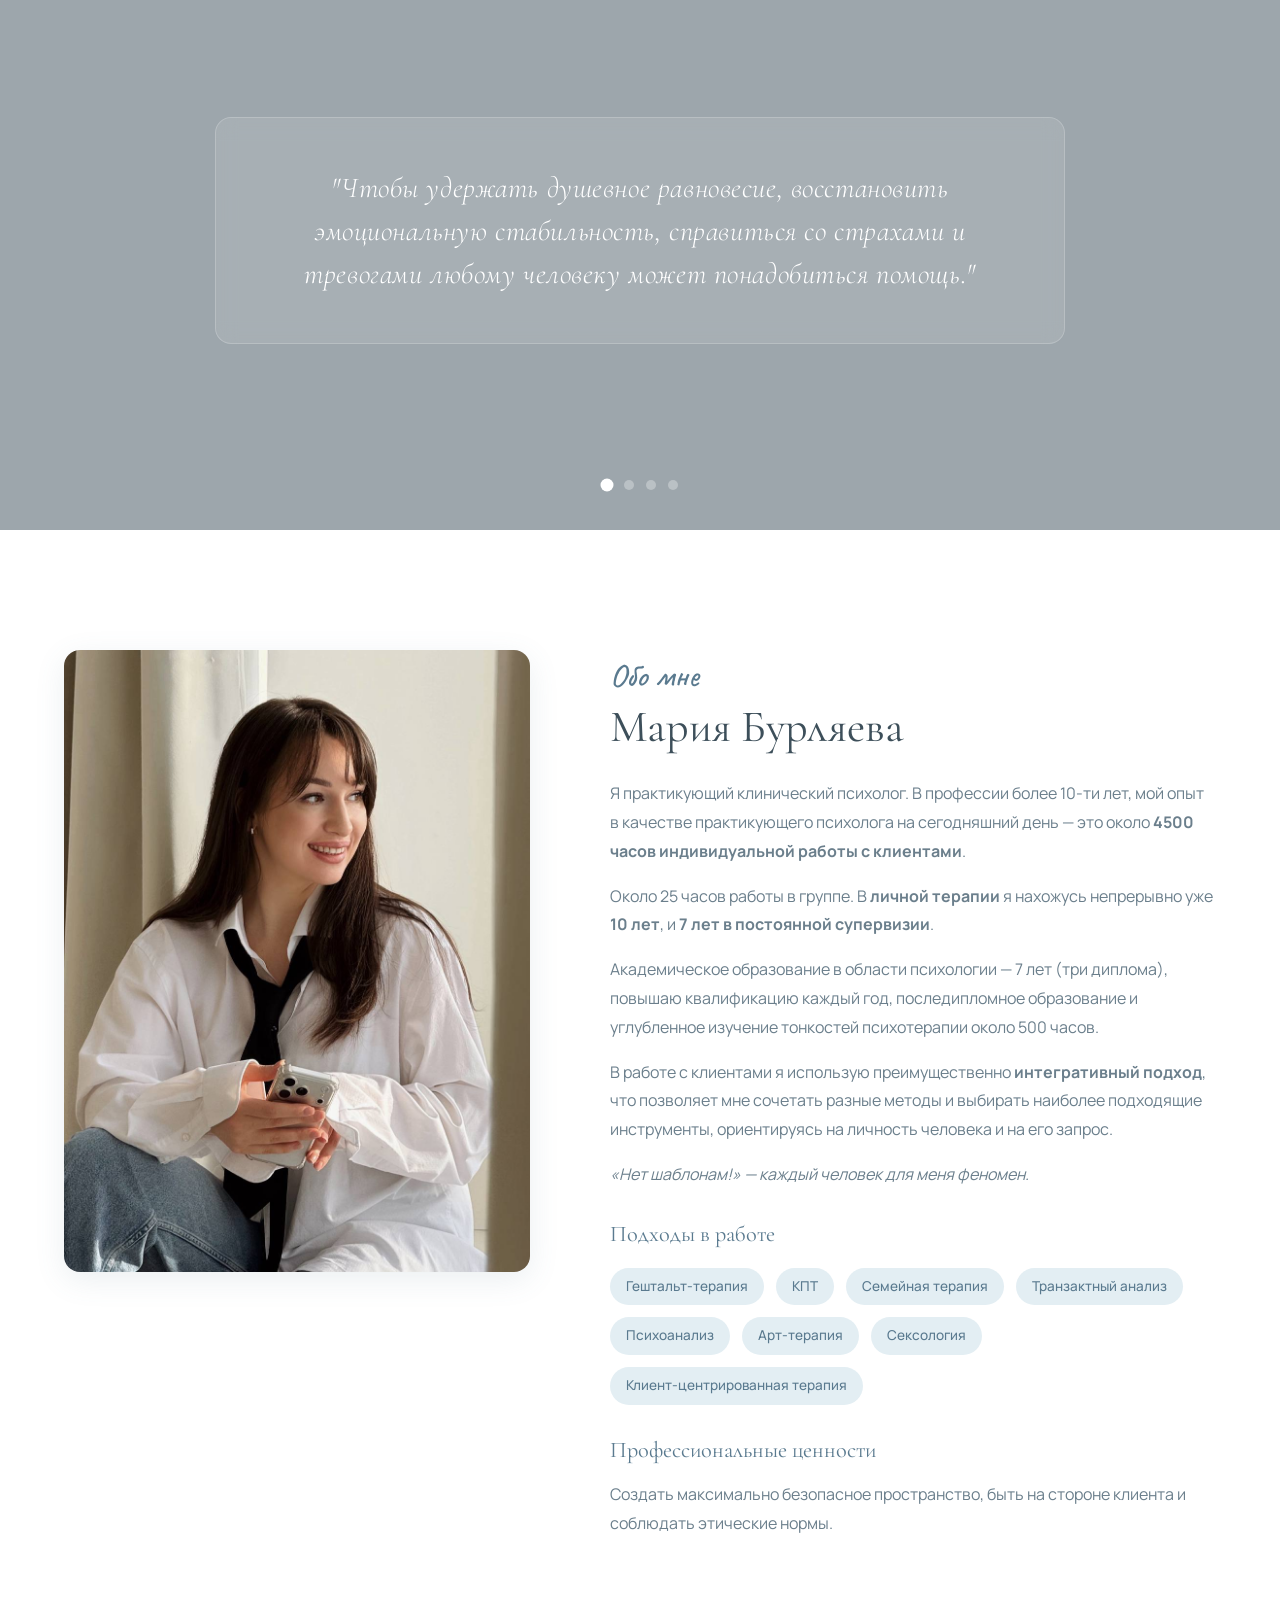
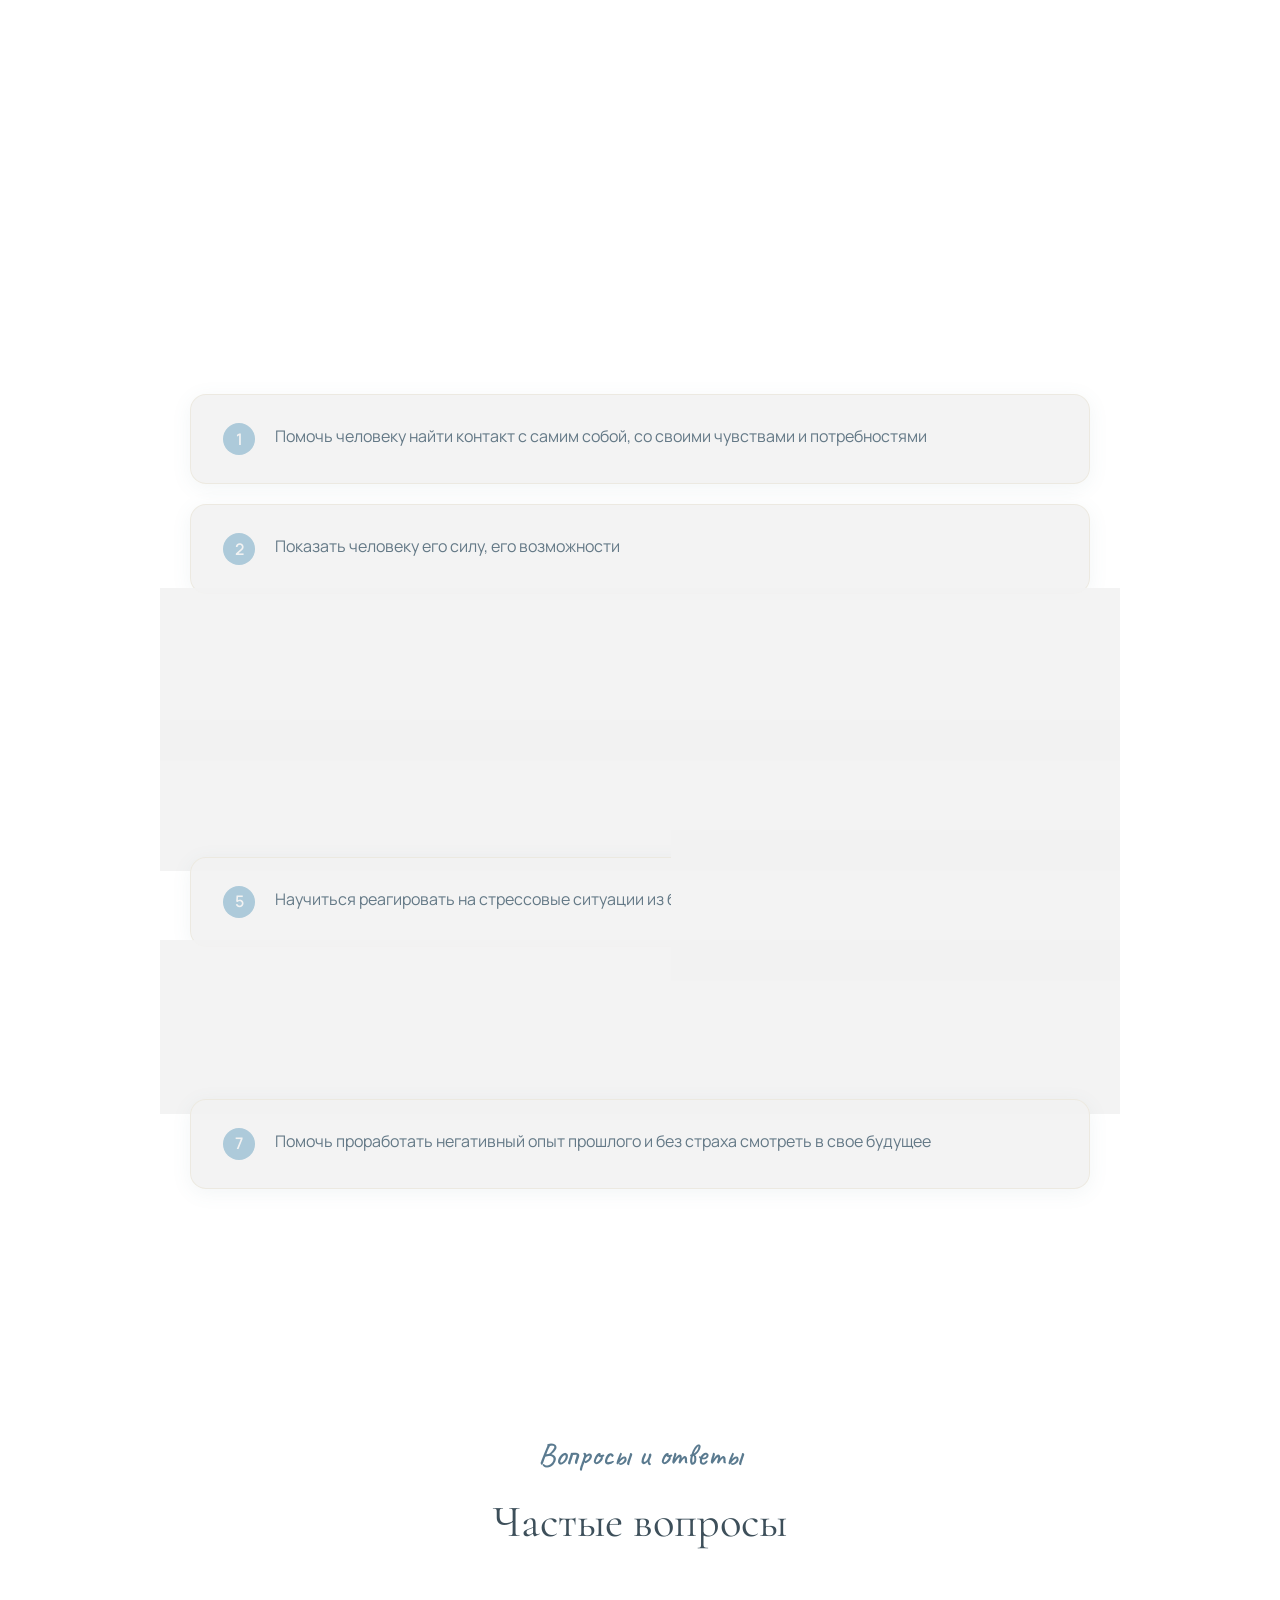
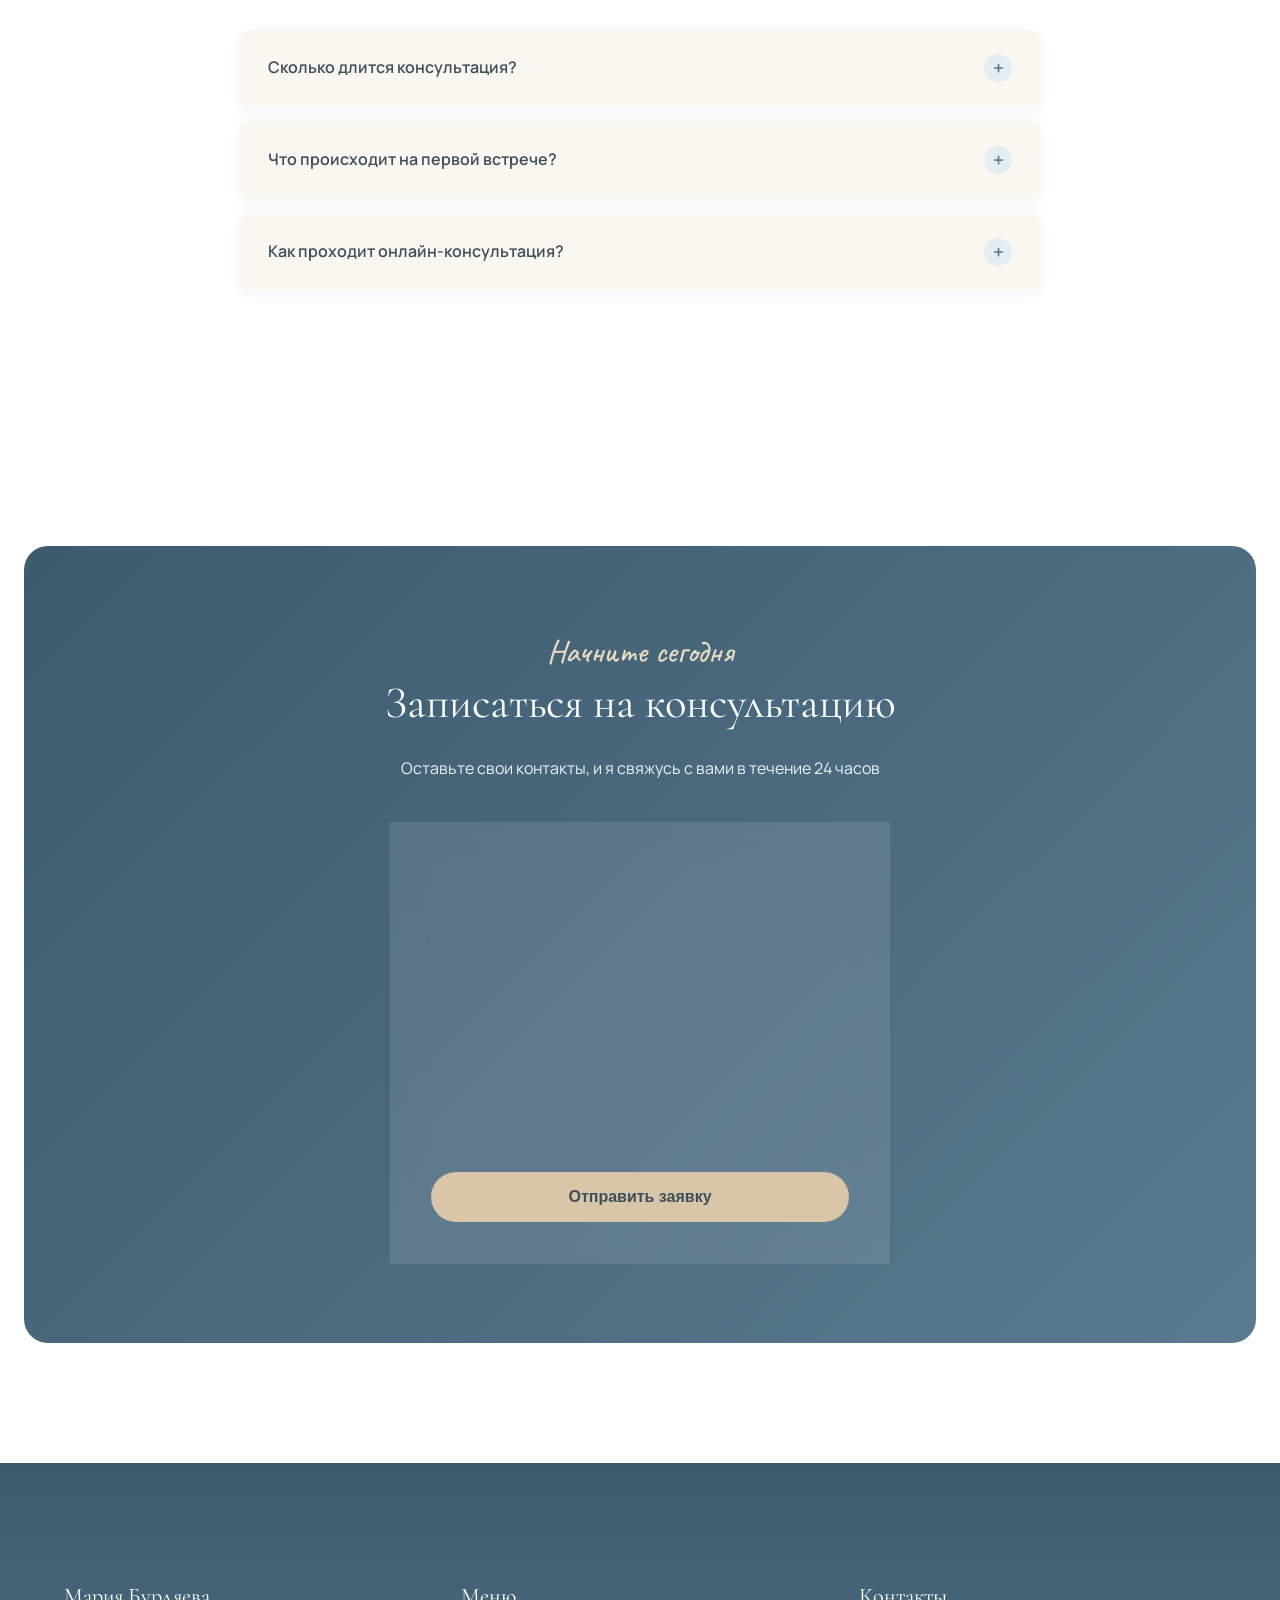
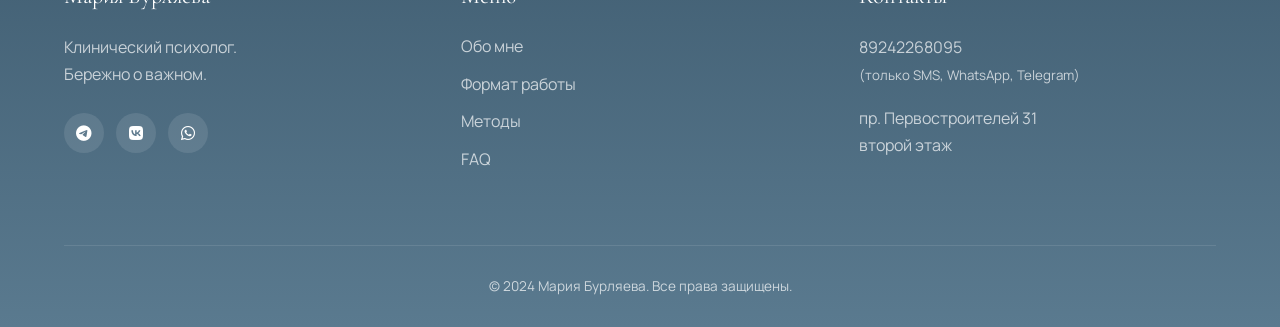
<file: Qwen_html_20260917_0x35m0xlb.html>
<!DOCTYPE html>
<html lang="ru">
<head>
    <meta charset="UTF-8">
    <meta name="viewport" content="width=device-width, initial-scale=1.0">
    <title>Мария Бурляева — Клинический психолог | Бережно о важном</title>
    <meta name="description" content="Клинический психолог Мария Бурляева. 10+ лет опыта, 4500+ часов практики. Интегративный подход. Очно в Комсомольске-на-Амуре и онлайн.">
    
    <!-- Отключаем тёмную тему -->
    <meta name="color-scheme" content="light only">
    <meta name="supported-color-schemes" content="light">
    
    <link rel="preconnect" href="https://fonts.googleapis.com">
    <link rel="preconnect" href="https://fonts.gstatic.com" crossorigin>
    <link href="https://fonts.googleapis.com/css2?family=Caveat:wght@400;500;600&family=Cormorant+Garamond:ital,wght@0,300;0,400;0,500;0,600;1,300;1,400;1,500;1,600&family=Manrope:wght@300;400;500;600;700&display=swap" rel="stylesheet">
    <link rel="stylesheet" href="https://cdnjs.cloudflare.com/ajax/libs/font-awesome/6.4.0/css/all.min.css">

    <style>
        :root {
            --sand-lightest: #FAF6F0;
            --sand-light: #F5EDE0;
            --sand: #E8DCC4;
            --sand-medium: #D9C5A8;
            --sand-dark: #C4B08F;
            --sand-wet: #B8A88A;
            
            --blue-light: #E3EEF3;
            --blue: #B8D4E3;
            --blue-medium: #8FB3C9;
            --blue-dark: #5A7A8F;
            --blue-deep: #3D5A6E;
            
            --white: #FFFFFF;
            --text-dark: #3D4F5A;
            --text-light: #6B7F8C;
            
            --font-heading: 'Cormorant Garamond', serif;
            --font-body: 'Manrope', sans-serif;
            --font-hand: 'Caveat', cursive;
            
            --radius-sm: 8px;
            --radius-md: 16px;
            --radius-lg: 24px;
            
            --shadow-soft: 0 4px 20px rgba(90, 122, 143, 0.08);
            --shadow-medium: 0 8px 30px rgba(90, 122, 143, 0.12);
            
            --transition: 0.3s cubic-bezier(0.4, 0, 0.2, 1);
            --section-spacing: 120px;
        }

        /* Принудительная светлая тема */
        html, body {
            color-scheme: light;
        }

        @media (prefers-color-scheme: dark) {
            html, body {
                color-scheme: light;
            }
            * {
                color-adjust: exact;
                -webkit-print-color-adjust: exact;
            }
        }

        * { box-sizing: border-box; margin: 0; padding: 0; }
        html { scroll-behavior: smooth; }
        
        body {
            font-family: var(--font-body);
            background: linear-gradient(180deg, var(--sand-lightest) 0%, var(--sand-light) 50%, var(--sand) 100%);
            background-attachment: fixed;
            color: var(--text-dark);
            line-height: 1.6;
            overflow-x: hidden;
            -webkit-font-smoothing: antialiased;
        }

        /* РЕАЛИСТИЧНАЯ ТЕКСТУРА ПЕСКА */
        .sand-ripples {
            position: relative;
            background-color: #E8DCC4;
            background-image: 
                radial-gradient(ellipse 80px 40px at 20% 30%, rgba(217, 197, 168, 0.6) 0%, transparent 70%),
                radial-gradient(ellipse 100px 50px at 60% 50%, rgba(196, 176, 143, 0.5) 0%, transparent 70%),
                radial-gradient(ellipse 90px 45px at 80% 70%, rgba(217, 197, 168, 0.55) 0%, transparent 70%),
                radial-gradient(ellipse 110px 55px at 40% 80%, rgba(184, 168, 138, 0.45) 0%, transparent 70%),
                radial-gradient(ellipse 95px 48px at 10% 60%, rgba(217, 197, 168, 0.5) 0%, transparent 70%),
                radial-gradient(circle 2px at 15% 25%, rgba(196, 176, 143, 0.3) 0%, transparent 100%),
                radial-gradient(circle 2px at 35% 45%, rgba(184, 168, 138, 0.25) 0%, transparent 100%),
                radial-gradient(circle 2px at 55% 65%, rgba(196, 176, 143, 0.3) 0%, transparent 100%),
                radial-gradient(circle 2px at 75% 35%, rgba(184, 168, 138, 0.25) 0%, transparent 100%),
                radial-gradient(circle 2px at 85% 85%, rgba(196, 176, 143, 0.3) 0%, transparent 100%),
                linear-gradient(135deg, #E8DCC4 0%, #D9C5A8 50%, #E8DCC4 100%);
            background-size: 400px 300px, 400px 300px, 400px 300px, 400px 300px, 400px 300px, 200px 200px, 200px 200px, 200px 200px, 200px 200px, 200px 200px, 100% 100%;
            background-position: 0% 0%, 50% 20%, 80% 40%, 30% 60%, 10% 80%, 0% 0%, 25% 25%, 50% 50%, 75% 75%, 90% 90%, 0% 0%;
        }
        
        .sand-ripples-dense {
            position: relative;
            /*
            background-color: #D9C5A8;
            background-image: 
                radial-gradient(ellipse 60px 30px at 25% 25%, rgba(196, 176, 143, 0.7) 0%, transparent 70%),
                radial-gradient(ellipse 70px 35px at 55% 45%, rgba(184, 168, 138, 0.65) 0%, transparent 70%),
                radial-gradient(ellipse 65px 32px at 75% 65%, rgba(196, 176, 143, 0.6) 0%, transparent 70%),
                radial-gradient(ellipse 75px 38px at 35% 75%, rgba(184, 168, 138, 0.55) 0%, transparent 70%),
                radial-gradient(ellipse 68px 34px at 15% 55%, rgba(196, 176, 143, 0.65) 0%, transparent 70%),
                radial-gradient(circle 1.5px at 20% 30%, rgba(184, 168, 138, 0.35) 0%, transparent 100%),
                radial-gradient(circle 1.5px at 40% 50%, rgba(196, 176, 143, 0.3) 0%, transparent 100%),
                radial-gradient(circle 1.5px at 60% 70%, rgba(184, 168, 138, 0.35) 0%, transparent 100%),
                radial-gradient(circle 1.5px at 80% 40%, rgba(196, 176, 143, 0.3) 0%, transparent 100%),
                linear-gradient(135deg, #D9C5A8 0%, #C4B08F 50%, #D9C5A8 100%);
            background-size: 300px 250px, 300px 250px, 300px 250px, 300px 250px, 300px 250px, 150px 150px, 150px 150px, 150px 150px, 150px 150px, 100% 100%;
            background-position: 0% 0%, 40% 30%, 70% 50%, 20% 70%, 5% 90%, 0% 0%, 30% 30%, 60% 60%, 90% 90%, 0% 0%;
        */
        background: url('sand-texture.jpg') center/cover no-repeat;
        filter: brightness(0.95) saturate(1.1);
            }

        .sand-ripples::before,
        .sand-ripples-dense::before {
            content: '';
            position: absolute;
            top: 0;
            left: 0;
            right: 0;
            bottom: 0;
            background: linear-gradient(180deg, rgba(250, 246, 240, 0.75) 0%, rgba(245, 237, 224, 0.65) 100%);
            pointer-events: none;
            z-index: 0;
        }
        
        .sand-ripples > *,
        .sand-ripples-dense > * {
            position: relative;
            z-index: 1;
        }

        h1, h2, h3, h4 { 
            font-family: var(--font-heading); 
            font-weight: 400; 
            line-height: 1.2;
            color: var(--text-dark);
        }
        h1 { font-size: clamp(2.5rem, 5vw, 3.5rem); letter-spacing: -0.02em; }
        h2 { font-size: clamp(2rem, 4vw, 2.8rem); margin-bottom: 24px; }
        h3 { font-size: 1.4rem; margin-bottom: 12px; }
        
        .handwritten { 
            font-family: var(--font-hand); 
            color: var(--blue-dark); 
            font-size: 2rem; 
            font-weight: 500;
            margin-bottom: 16px;
        }
        .text-light { color: var(--text-light); }
        .accent-italic { font-style: italic; color: var(--blue-medium); }

        .container {
            max-width: 1200px;
            margin: 0 auto;
            padding: 0 24px;
        }

        section { padding: var(--section-spacing) 0; position: relative; }

        .section-header {
            text-align: center;
            max-width: 700px;
            margin: 0 auto 80px;
        }
        .section-header .handwritten { display: block; margin-bottom: 16px; }

        /* Навигация */
        .navbar {
            position: fixed;
            top: 20px;
            left: 50%;
            transform: translateX(-50%);
            width: calc(100% - 40px);
            max-width: 1200px;
            background: rgba(250, 246, 240, 0.95);
            backdrop-filter: blur(16px);
            border: 1px solid rgba(232, 220, 196, 0.5);
            border-radius: 50px;
            padding: 14px 28px;
            display: flex;
            justify-content: space-between;
            align-items: center;
            z-index: 1000;
            box-shadow: var(--shadow-soft);
        }
        .nav-logo { 
            font-family: var(--font-heading); 
            font-size: 1.4rem; 
            font-weight: 600; 
            color: var(--text-dark); 
            text-decoration: none;
        }
        .nav-logo span { display: block; font-family: var(--font-body); font-size: 0.75rem; color: var(--text-light); }
        .nav-links { display: flex; gap: 32px; list-style: none; }
        .nav-links a { 
            text-decoration: none; 
            color: var(--text-dark); 
            font-weight: 500; 
            font-size: 0.95rem;
            transition: color var(--transition);
        }
        .nav-links a:hover { color: var(--blue-dark); }
        .nav-burger { display: none; background: none; border: none; cursor: pointer; }
        .nav-burger span { display: block; width: 24px; height: 2px; background: var(--text-dark); margin: 5px 0; }

        /* HERO */
        .hero {
            padding-top: calc(var(--section-spacing) + 60px);
            padding-bottom: var(--section-spacing);
            background: linear-gradient(135deg, var(--sand-lightest) 0%, var(--sand-light) 50%, var(--blue-light) 100%);
            position: relative;
            overflow: hidden;
        }
        .hero::before {
            content: '';
            position: absolute;
            top: 0;
            left: 0;
            right: 0;
            bottom: 0;
            background-image: 
                radial-gradient(circle at 30% 20%, rgba(232, 220, 196, 0.3) 0%, transparent 50%),
                radial-gradient(circle at 70% 80%, rgba(227, 238, 243, 0.4) 0%, transparent 50%);
            pointer-events: none;
        }
        .hero-grid {
            display: grid;
            grid-template-columns: 1.1fr 1fr;
            gap: 80px;
            align-items: center;
            position: relative;
            z-index: 1;
        }
        .hero-tagline {
            font-family: var(--font-hand);
            font-size: 2.2rem;
            color: var(--blue-dark);
            margin-bottom: 16px;
        }
        .hero-subtitle {
            font-size: 1.15rem;
            color: var(--text-light);
            margin: 24px 0 32px;
            max-width: 480px;
            line-height: 1.7;
        }
        .hero-badges { display: flex; gap: 12px; margin: 32px 0; flex-wrap: wrap; }
        .badge {
            background: var(--white);
            padding: 10px 18px;
            border-radius: 50px;
            font-size: 0.85rem;
            color: var(--text-dark);
            border: 1px solid var(--sand);
            font-weight: 500;
        }
        .hero-image {
            width: 100%;
            max-width: 420px;
            height: 520px;
            object-fit: cover;
            border-radius: var(--radius-lg);
            box-shadow: var(--shadow-medium);
        }

        .btn-hero {
            display: inline-block;
            padding: 16px 32px;
            background: var(--sand-medium);
            color: var(--text-dark);
            text-decoration: none;
            border-radius: 50px;
            font-weight: 600;
            font-size: 1rem;
            width: auto;
            max-width: fit-content;
            transition: all var(--transition);
            border: none;
            cursor: pointer;
        }
        .btn-hero:hover {
            background: var(--sand-dark);
            transform: translateY(-2px);
            box-shadow: var(--shadow-medium);
        }

        /* ФОРМАТ РАБОТЫ */
        .formats-section {
            background: linear-gradient(135deg, var(--blue-light) 0%, var(--blue) 100%);
            padding: var(--section-spacing) 0;
        }
        .formats-container {
            max-width: 1000px;
            margin: 0 auto;
        }
        .formats-header {
            text-align: center;
            margin-bottom: 60px;
        }
        .formats-header h2 {
            font-size: 2.5rem;
            font-weight: 300;
            letter-spacing: 0.05em;
            color: var(--text-dark);
        }
        .format-card {
            background: var(--white);
            border-radius: var(--radius-lg);
            padding: 40px;
            margin-bottom: 24px;
            display: grid;
            grid-template-columns: 1.5fr 2fr 1fr;
            gap: 40px;
            align-items: center;
            transition: all var(--transition);
            box-shadow: var(--shadow-soft);
        }
        .format-card:hover {
            transform: translateY(-4px);
            box-shadow: var(--shadow-medium);
        }
        .format-title h3 {
            font-size: 1.6rem;
            font-weight: 400;
            margin-bottom: 16px;
            color: var(--text-dark);
        }
        .format-title .btn-outline {
            display: inline-block;
            padding: 10px 24px;
            border: 1px solid var(--blue-dark);
            border-radius: 50px;
            color: var(--blue-dark);
            text-decoration: none;
            font-size: 0.9rem;
            transition: all var(--transition);
        }
        .format-title .btn-outline:hover {
            background: var(--blue-dark);
            color: var(--white);
        }
        .format-description {
            color: var(--text-light);
            line-height: 1.8;
            font-size: 0.95rem;
        }
        .format-description p { margin-bottom: 12px; }
        .format-meta {
            display: flex;
            flex-direction: column;
            gap: 12px;
            align-items: flex-end;
        }
        .meta-tag {
            background: var(--blue-light);
            padding: 8px 16px;
            border-radius: 50px;
            font-size: 0.85rem;
            color: var(--blue-dark);
            font-weight: 500;
        }

        /* МЕТОДЫ РАБОТЫ */
        .methods-section {
            padding: var(--section-spacing) 0;
        }
        .methods-header {
            text-align: center;
            max-width: 700px;
            margin: 0 auto 80px;
        }
        .methods-header .handwritten {
            font-size: 2.2rem;
            margin-bottom: 20px;
        }
        .methods-grid {
            display: grid;
            grid-template-columns: repeat(auto-fit, minmax(320px, 1fr));
            gap: 32px;
            max-width: 1200px;
            margin: 0 auto;
        }
        .method-card {
            background: rgba(255, 255, 255, 0.9);
            backdrop-filter: blur(8px);
            border-radius: var(--radius-md);
            padding: 36px 32px;
            box-shadow: var(--shadow-soft);
            transition: all var(--transition);
            border: 1px solid rgba(232, 220, 196, 0.3);
            display: flex;
            flex-direction: column;
            align-items: flex-start;
        }
        .method-card:hover {
            transform: translateY(-6px);
            box-shadow: var(--shadow-medium);
            background: rgba(255, 255, 255, 0.98);
        }
        .method-number {
            font-family: var(--font-hand);
            font-size: 3rem;
            color: var(--sand-medium);
            line-height: 1;
            margin-bottom: 16px;
            display: block;
        }
        .method-title {
            font-size: 1.3rem;
            color: var(--text-dark);
            margin-bottom: 16px;
            font-weight: 500;
        }
        .method-description {
            color: var(--text-light);
            line-height: 1.7;
            font-size: 0.95rem;
            width: 100%;
        }

        /* ПРИНЦИПЫ С ВИДЕО — цитаты по центру */
        .principles-section {
            position: relative;
            padding: 140px 0;
            overflow: hidden;
            min-height: 560px;
            display: flex;
            align-items: center;
            justify-content: center;
        }
        .video-background {
            position: absolute;
            top: 0;
            left: 0;
            width: 100%;
            height: 100%;
            z-index: 0;
        }
        .video-background video {
            width: 100%;
            height: 100%;
            object-fit: cover;
        }
        .video-overlay {
            position: absolute;
            top: 0;
            left: 0;
            width: 100%;
            height: 100%;
            background: rgba(61, 79, 90, 0.5);
            z-index: 1;
        }
        .principles-container {
            position: relative;
            z-index: 2;
            width: 100%;
            max-width: 900px;
            margin: 0 auto;
            padding: 0 24px;
            display: grid;
            place-items: center;
            min-height: 320px;
        }
        .principle-quote {
            grid-area: 1 / 1;
            width: 100%;
            max-width: 850px;
            background: rgba(255, 255, 255, 0.1);
            backdrop-filter: blur(10px);
            -webkit-backdrop-filter: blur(10px);
            border: 1px solid rgba(255, 255, 255, 0.2);
            border-radius: var(--radius-md);
            padding: 48px 56px;
            color: var(--white);
            text-align: center;
            opacity: 0;
            visibility: hidden;
            transition: opacity 0.8s ease, visibility 0.8s;
        }
        .principle-quote.active {
            opacity: 1;
            visibility: visible;
        }
        .principle-quote p {
            font-family: var(--font-heading);
            font-size: 1.8rem;
            font-weight: 300;
            line-height: 1.5;
            font-style: italic;
            letter-spacing: 0.02em;
        }
        .quote-indicators {
            position: absolute;
            bottom: 40px;
            left: 50%;
            transform: translateX(-50%);
            display: flex;
            gap: 12px;
            z-index: 3;
        }
        .quote-dot {
            width: 10px;
            height: 10px;
            border-radius: 50%;
            background: rgba(255, 255, 255, 0.3);
            cursor: pointer;
            transition: all var(--transition);
            border: none;
        }
        .quote-dot.active {
            background: var(--white);
            transform: scale(1.3);
        }

        /* ОБО МНЕ */
        .about-section {
            background: var(--white);
        }
        .about-grid {
            display: grid;
            grid-template-columns: 1fr 1.3fr;
            gap: 80px;
            align-items: start;
        }
        .about-image {
            width: 100%;
            border-radius: var(--radius-md);
            box-shadow: var(--shadow-medium);
        }
        .about-text h3 {
            margin-top: 32px;
            margin-bottom: 16px;
            color: var(--blue-dark);
        }
        .about-text p {
            margin-bottom: 16px;
            color: var(--text-light);
            line-height: 1.8;
        }
        .approach-tags {
            display: flex;
            flex-wrap: wrap;
            gap: 12px;
            margin-top: 20px;
        }
        .approach-tag {
            background: var(--blue-light);
            padding: 8px 16px;
            border-radius: 50px;
            font-size: 0.85rem;
            color: var(--blue-dark);
            font-weight: 500;
        }

        /* ЗАДАЧИ */
        .tasks-section {
            padding: var(--section-spacing) 0;
        }
        .tasks-list {
            max-width: 900px;
            margin: 0 auto;
            display: flex;
            flex-direction: column;
            gap: 20px;
            position: relative;
            z-index: 1;
        }
        .task-item {
            background: rgba(255, 255, 255, 0.95);
            backdrop-filter: blur(8px);
            padding: 28px 32px;
            border-radius: var(--radius-md);
            box-shadow: var(--shadow-soft);
            display: flex;
            gap: 20px;
            align-items: flex-start;
            transition: all var(--transition);
            border: 1px solid rgba(232, 220, 196, 0.3);
        }
        .task-item:hover {
            transform: translateX(8px);
            box-shadow: var(--shadow-medium);
            background: rgba(255, 255, 255, 1);
        }
        .task-number {
            width: 32px;
            height: 32px;
            background: var(--blue);
            border-radius: 50%;
            display: flex;
            align-items: center;
            justify-content: center;
            color: var(--white);
            font-weight: 600;
            flex-shrink: 0;
        }
        .task-content { color: var(--text-light); line-height: 1.7; }

        /* FAQ */
        .faq-section {
            background: var(--white);
        }
        .faq-container { max-width: 800px; margin: 0 auto; }
        .faq-item {
            background: var(--sand-lightest);
            border-radius: var(--radius-sm);
            margin-bottom: 16px;
            overflow: hidden;
            box-shadow: var(--shadow-soft);
        }
        .faq-question {
            padding: 24px 28px;
            cursor: pointer;
            display: flex;
            justify-content: space-between;
            align-items: center;
            font-weight: 600;
            color: var(--text-dark);
            transition: background var(--transition);
        }
        .faq-question:hover { background: var(--sand-light); }
        .faq-icon {
            width: 28px;
            height: 28px;
            border-radius: 50%;
            background: var(--blue-light);
            display: flex;
            align-items: center;
            justify-content: center;
            font-size: 1.2rem;
            color: var(--blue-dark);
            transition: all var(--transition);
        }
        .faq-item.active .faq-icon { transform: rotate(45deg); background: var(--blue); color: var(--white); }
        .faq-answer {
            max-height: 0;
            overflow: hidden;
            transition: max-height 0.4s ease-out, padding 0.3s;
            padding: 0 28px;
            color: var(--text-light);
            line-height: 1.7;
        }
        .faq-item.active .faq-answer { max-height: 400px; padding: 0 28px 24px; }

        /* КОНТАКТЫ */
        .contact-section {
            background: linear-gradient(135deg, var(--blue-deep) 0%, var(--blue-dark) 100%);
            color: var(--white);
            border-radius: var(--radius-lg);
            margin: 0 24px;
            padding: 80px 40px;
            text-align: center;
        }
        .contact-section h2 { color: var(--white); }
        .contact-subtitle {
            color: rgba(255, 255, 255, 0.9);
            max-width: 500px;
            margin: 16px auto 40px;
            line-height: 1.7;
        }
        .contact-form {
            max-width: 500px;
            margin: 0 auto;
            background: rgba(255, 255, 255, 0.1);
            backdrop-filter: blur(16px);
            padding: 40px;
            border-radius: var(--radius-md);
            border: 1px solid rgba(255, 255, 255, 0.2);
            text-align: left;
        }
        .form-group { margin-bottom: 20px; }
        .form-group label { display: block; margin-bottom: 8px; font-size: 0.9rem; color: rgba(255,255,255,0.9); }
        .form-group input, .form-group textarea, .form-group select {
            width: 100%;
            padding: 14px 16px;
            border-radius: var(--radius-sm);
            border: 1px solid rgba(255, 255, 255, 0.3);
            background: rgba(255, 255, 255, 0.15);
            color: var(--white);
            font-family: var(--font-body);
            font-size: 1rem;
            appearance: none;
            -webkit-appearance: none;
            -moz-appearance: none;
        }
        .form-group select {
            background-image: url("data:image/svg+xml,%3Csvg xmlns='http://www.w3.org/2000/svg' width='12' height='12' viewBox='0 0 12 12'%3E%3Cpath fill='%23ffffff' d='M6 9L1 4h10z'/%3E%3C/svg%3E");
            background-repeat: no-repeat;
            background-position: right 16px center;
            padding-right: 40px;
            cursor: pointer;
        }
        .form-group select option {
            background: var(--white);
            color: var(--text-dark);
            padding: 12px;
        }
        .form-group input::placeholder, .form-group textarea::placeholder { color: rgba(255,255,255,0.6); }
        .form-group input:focus, .form-group textarea:focus, .form-group select:focus {
            outline: none;
            border-color: var(--sand);
            background: rgba(255, 255, 255, 0.2);
        }
        .form-group textarea { resize: vertical; min-height: 100px; }
        .btn-coral {
            width: 100%;
            padding: 16px;
            border: none;
            border-radius: 50px;
            background: var(--sand-medium);
            color: var(--text-dark);
            font-weight: 600;
            cursor: pointer;
            transition: all var(--transition);
            font-size: 1rem;
        }
        .btn-coral:hover {
            background: var(--sand-dark);
            transform: translateY(-2px);
        }

        /* ФУТЕР */
        footer {
            background: linear-gradient(180deg, var(--blue-deep) 0%, var(--blue-dark) 100%);
            color: rgba(255, 255, 255, 0.7);
            padding: var(--section-spacing) 0 30px;
        }
        .footer-grid {
            display: grid;
            grid-template-columns: repeat(3, 1fr);
            gap: 40px;
            margin-bottom: 60px;
        }
        .footer-col h4 { color: var(--white); font-family: var(--font-heading); font-size: 1.4rem; margin-bottom: 24px; }
        .footer-col p { line-height: 1.7; margin-bottom: 16px; }
        .footer-col ul { list-style: none; }
        .footer-col li { margin-bottom: 12px; }
        .footer-col a { color: rgba(255, 255, 255, 0.7); text-decoration: none; transition: color var(--transition); }
        .footer-col a:hover { color: var(--sand); }
        .footer-social { display: flex; gap: 12px; margin-top: 24px; }
        .footer-social a {
            width: 40px;
            height: 40px;
            border-radius: 50%;
            background: rgba(255, 255, 255, 0.1);
            display: flex;
            align-items: center;
            justify-content: center;
            color: var(--white);
            transition: all var(--transition);
        }
        .footer-social a:hover { background: var(--sand-medium); transform: translateY(-3px); }
        .footer-bottom {
            border-top: 1px solid rgba(255, 255, 255, 0.1);
            padding-top: 30px;
            text-align: center;
            font-size: 0.85rem;
        }

        @media (max-width: 1024px) {
            .hero-grid, .about-grid { grid-template-columns: 1fr; gap: 60px; }
            .format-card { grid-template-columns: 1fr; gap: 24px; }
            .footer-grid { grid-template-columns: repeat(2, 1fr); }
        }
        @media (max-width: 768px) {
            section { padding: 80px 0; }
            .nav-links { display: none; }
            .nav-burger { display: block; }
            .hero { padding-top: 120px; }
            .hero-image { height: 400px; }
            .format-card { padding: 28px; }
            .contact-section { margin: 0 16px; padding: 50px 24px; }
            .footer-grid { grid-template-columns: 1fr; }
            .principles-section { padding: 100px 0; min-height: 480px; }
            .principles-container { min-height: 380px; }
            .principle-quote { padding: 32px 24px; }
            .principle-quote p { font-size: 1.3rem; }
            .quote-indicators { bottom: 30px; }
        }

        .fade-in { opacity: 0; transform: translateY(30px); transition: opacity 0.8s ease-out, transform 0.8s ease-out; }
        .fade-in.visible { opacity: 1; transform: translateY(0); }
    </style>
</head>
<body>

    <nav class="navbar">
        <a href="#" class="nav-logo">Мария Бурляева<span>Клинический психолог</span></a>
        <ul class="nav-links" id="navLinks">
            <li><a href="#about">Обо мне</a></li>
            <li><a href="#formats">Формат работы</a></li>
            <li><a href="#methods">Методы</a></li>
            <li><a href="#faq">FAQ</a></li>
            <li><a href="#contact">Контакты</a></li>
        </ul>
        <button class="nav-burger" id="navBurger"><span></span><span></span><span></span></button>
    </nav>

    <section class="hero">
        <div class="container hero-grid">
            <div class="fade-in">
                <div class="hero-tagline">Бережно о важном.</div>
                <h1>Мария Бурляева<br><span class="accent-italic">Клинический психолог</span></h1>
                <p class="hero-subtitle">
                    Помогаю найти внутреннюю опору, наладить отношения с собой и близкими, 
                    выйти из кризиса и начать жить полной жизнью.
                </p>
                <div class="hero-badges">
                    <span class="badge">10+ лет практики</span>
                    <span class="badge">4500+ часов терапии</span>
                    <span class="badge">Очно и онлайн</span>
                </div>
                <a href="#contact" class="btn-hero">Записаться на консультацию</a>
            </div>
            <div class="fade-in">
                <img src="mariya.jpg" alt="Мария Бурляева" class="hero-image">
            </div>
        </div>
    </section>

    <section class="formats-section" id="formats">
        <div class="formats-container">
            <div class="formats-header fade-in">
                <h2>Формат работы</h2>
            </div>
            
            <div class="format-card fade-in">
                <div class="format-title">
                    <h3>Диагностическое интервью</h3>
                    <a href="#contact" class="btn-outline">Записаться</a>
                </div>
                <div class="format-description">
                    <p>Знакомство и обсуждение: входит ли ваш вопрос в зону моих компетенций</p>
                    <p>Определим конкретно, чем я могу вам помочь, наметим пути решения и поймём, комфортно ли работать вместе</p>
                </div>
                <div class="format-meta">
                    <span class="meta-tag">15 мин</span>
                    <span class="meta-tag">Онлайн</span>
                    <span class="meta-tag">0 ₽</span>
                </div>
            </div>

            <div class="format-card fade-in">
                <div class="format-title">
                    <h3>Индивидуальная сессия</h3>
                    <a href="#contact" class="btn-outline">Записаться</a>
                </div>
                <div class="format-description">
                    <p>Осознание проблемы и поиск выхода с поддержкой психолога</p>
                    <p>Профессиональная поддержка, которая поможет найти оптимальное для вас решение и воплотить его в жизнь осознанно, бережно, безопасно</p>
                </div>
                <div class="format-meta">
                    <span class="meta-tag">55 мин</span>
                    <span class="meta-tag">Онлайн</span>
                    <span class="meta-tag">2 500 ₽</span>
                </div>
            </div>

            <div class="format-card fade-in">
                <div class="format-title">
                    <h3>Семейная терапия</h3>
                    <a href="#contact" class="btn-outline">Записаться</a>
                </div>
                <div class="format-description">
                    <p>Определим конкретно, чем я могу вам помочь</p>
                    <p>Наметим пути решения и поймём, комфортно ли работать вместе</p>
                </div>
                <div class="format-meta">
                    <span class="meta-tag">115 мин</span>
                    <span class="meta-tag">Онлайн</span>
                    <span class="meta-tag">6 000 ₽</span>
                </div>
            </div>
        </div>
    </section>

    <section class="methods-section sand-ripples" id="methods">
        <div class="container">
            <div class="methods-header fade-in">
                <span class="handwritten">Сегодня, как частный психолог</span>
                <h2>практикую в своей деятельности такие методы:</h2>
            </div>
            
            <div class="methods-grid">
                <div class="method-card fade-in">
                    <span class="method-number">01</span>
                    <h3 class="method-title">Гештальт-подход</h3>
                    <p class="method-description">
                        Методика самоосознания. Предусматривает активное взаимодействие между психологом и клиентом, 
                        где психолог открывается как личность, помогая клиенту делать то же самое.
                    </p>
                </div>

                <div class="method-card fade-in">
                    <span class="method-number">02</span>
                    <h3 class="method-title">Когнитивно-поведенческий</h3>
                    <p class="method-description">
                        Этот подход позволяет освободиться от стереотипов, груза общественного мнения, 
                        шаблонного поведения, негативных, пессимистических установок.
                    </p>
                </div>

                <div class="method-card fade-in">
                    <span class="method-number">03</span>
                    <h3 class="method-title">Метод системной семейной терапии</h3>
                    <p class="method-description">
                        Методика, при которой мы работаем со всеми членами семьи, чтобы улучшить их взаимоотношения 
                        и межличностные связи, семейное равновесие, достичь душевного спокойствия.
                    </p>
                </div>

                <div class="method-card fade-in">
                    <span class="method-number">04</span>
                    <h3 class="method-title">Транзактный анализ</h3>
                    <p class="method-description">
                        Методика основана на положении о том, что каждый человек способен принимать самостоятельные решения, 
                        доверять себе и окружающим, размышлять, анализировать свое поведение.
                    </p>
                </div>

                <div class="method-card fade-in">
                    <span class="method-number">05</span>
                    <h3 class="method-title">Психоаналитический – классический метод</h3>
                    <p class="method-description">
                        Суть методики заключается в раскрытии бессознательных психологических процессов 
                        посредством разговора с клиентом.
                    </p>
                </div>
            </div>
        </div>
    </section>

    <section class="principles-section">
        <div class="video-background">
            <video autoplay muted loop playsinline preload="auto">
                <source src="Ocean_Sea.mp4" type="video/mp4">
            </video>
            <div class="video-overlay"></div>
        </div>
        
        <div class="principles-container">
            <div class="principle-quote active">
                <p>"Чтобы удержать душевное равновесие, восстановить эмоциональную стабильность, 
                справиться со страхами и тревогами любому человеку может понадобиться помощь."</p>
            </div>
            <div class="principle-quote">
                <p>"Существовать — значит изменяться"</p>
            </div>
            <div class="principle-quote">
                <p>"Изменяться — значит взрослеть"</p>
            </div>
            <div class="principle-quote">
                <p>"Взрослеть — значит бесконечно создавать себя."</p>
            </div>
        </div>
        
        <div class="quote-indicators">
            <button class="quote-dot active" data-index="0"></button>
            <button class="quote-dot" data-index="1"></button>
            <button class="quote-dot" data-index="2"></button>
            <button class="quote-dot" data-index="3"></button>
        </div>
    </section>

    <section class="about-section" id="about">
        <div class="container">
            <div class="about-grid">
                <div class="fade-in">
                    <img src="about.jpg" alt="Обо мне" class="about-image">
                </div>
                <div class="about-text fade-in">
                    <span class="handwritten">Обо мне</span>
                    <h2>Мария Бурляева</h2>
                    <p>
                        Я практикующий клинический психолог. В профессии более 10-ти лет, 
                        мой опыт в качестве практикующего психолога на сегодняшний день — 
                        это около <strong>4500 часов индивидуальной работы с клиентами</strong>.
                    </p>
                    <p>
                        Около 25 часов работы в группе. В <strong>личной терапии</strong> я нахожусь 
                        непрерывно уже <strong>10 лет</strong>, и <strong>7 лет в постоянной супервизии</strong>.
                    </p>
                    <p>
                        Академическое образование в области психологии — 7 лет (три диплома), 
                        повышаю квалификацию каждый год, последипломное образование и углубленное 
                        изучение тонкостей психотерапии около 500 часов.
                    </p>
                    <p>
                        В работе с клиентами я использую преимущественно <strong>интегративный подход</strong>, 
                        что позволяет мне сочетать разные методы и выбирать наиболее подходящие 
                        инструменты, ориентируясь на личность человека и на его запрос.
                    </p>
                    <p>
                        <em>«Нет шаблонам!» — каждый человек для меня феномен.</em>
                    </p>

                    <h3>Подходы в работе</h3>
                    <div class="approach-tags">
                        <span class="approach-tag">Гештальт-терапия</span>
                        <span class="approach-tag">КПТ</span>
                        <span class="approach-tag">Семейная терапия</span>
                        <span class="approach-tag">Транзактный анализ</span>
                        <span class="approach-tag">Психоанализ</span>
                        <span class="approach-tag">Арт-терапия</span>
                        <span class="approach-tag">Сексология</span>
                        <span class="approach-tag">Клиент-центрированная терапия</span>
                    </div>

                    <h3>Профессиональные ценности</h3>
                    <p>
                        Создать максимально безопасное пространство, быть на стороне клиента 
                        и соблюдать этические нормы.
                    </p>
                </div>
            </div>
        </div>
    </section>

    <section class="tasks-section sand-ripples-dense">
        <div class="container">
            <div class="section-header fade-in">
                <span class="handwritten">Мои задачи</span>
                <h2>Что я перед собой ставлю</h2>
            </div>
            <div class="tasks-list">
                <div class="task-item fade-in">
                    <span class="task-number">1</span>
                    <div class="task-content">Помочь человеку найти контакт с самим собой, со своими чувствами и потребностями</div>
                </div>
                <div class="task-item fade-in">
                    <span class="task-number">2</span>
                    <div class="task-content">Показать человеку его силу, его возможности</div>
                </div>
                <div class="task-item fade-in">
                    <span class="task-number">3</span>
                    <div class="task-content">Встать на путь психологического взросления, найти, увидеть и понять свое Взрослое Я и укрепить его позиции</div>
                </div>
                <div class="task-item fade-in">
                    <span class="task-number">4</span>
                    <div class="task-content">Научить себя поддерживать, заботиться о себе, быть себе другом и опорой, создать устойчивость</div>
                </div>
                <div class="task-item fade-in">
                    <span class="task-number">5</span>
                    <div class="task-content">Научиться реагировать на стрессовые ситуации из бережного отношения к себе</div>
                </div>
                <div class="task-item fade-in">
                    <span class="task-number">6</span>
                    <div class="task-content">Помочь человеку справиться со своими внутренними противоречиями и выстроить благополучные отношения с близкими</div>
                </div>
                <div class="task-item fade-in">
                    <span class="task-number">7</span>
                    <div class="task-content">Помочь проработать негативный опыт прошлого и без страха смотреть в свое будущее</div>
                </div>
            </div>
        </div>
    </section>

    <section class="faq-section" id="faq">
        <div class="container">
            <div class="section-header fade-in">
                <span class="handwritten">Вопросы и ответы</span>
                <h2>Частые вопросы</h2>
            </div>
            <div class="faq-container">
                <div class="faq-item fade-in">
                    <div class="faq-question">Сколько длится консультация?<span class="faq-icon">+</span></div>
                    <div class="faq-answer">Стандартная сессия длится 55-60 минут. Рекомендуемая частота — 1-2 раза в неделю.</div>
                </div>
                <div class="faq-item fade-in">
                    <div class="faq-question">Что происходит на первой встрече?<span class="faq-icon">+</span></div>
                    <div class="faq-answer">Мы знакомимся, обсуждаем ваш запрос и определяем, комфортно ли нам работать вместе.</div>
                </div>
                <div class="faq-item fade-in">
                    <div class="faq-question">Как проходит онлайн-консультация?<span class="faq-icon">+</span></div>
                    <div class="faq-answer">Встречаемся в Zoom, Skype или Telegram. Важно быть в тихом месте со стабильным интернетом.</div>
                </div>
            </div>
        </div>
    </section>

    <section id="contact">
        <div class="contact-section fade-in">
            <span class="handwritten" style="color: var(--sand);">Начните сегодня</span>
            <h2>Записаться на консультацию</h2>
            <p class="contact-subtitle">Оставьте свои контакты, и я свяжусь с вами в течение 24 часов</p>
            
            <form class="contact-form" id="contactForm">
                <div class="form-group">
                    <label for="name">Ваше имя</label>
                    <input type="text" id="name" name="name" placeholder="Как к вам обращаться?" required>
                </div>
                <div class="form-group">
                    <label for="phone">Телефон или Telegram</label>
                    <input type="text" id="phone" name="phone" placeholder="+7 (___) ___-__-__" required>
                </div>
                <div class="form-group">
                    <label for="service">Формат</label>
                    <select id="service" name="service">
                        <option value="diagnostic">Диагностическое интервью</option>
                        <option value="individual">Индивидуальная сессия</option>
                        <option value="family">Семейная терапия</option>
                    </select>
                </div>
                <button type="submit" class="btn-coral">Отправить заявку</button>
            </form>
        </div>
    </section>

    <footer>
        <div class="container">
            <div class="footer-grid">
                <div class="footer-col">
                    <h4>Мария Бурляева</h4>
                    <p>Клинический психолог.<br>Бережно о важном.</p>
                    <div class="footer-social">
                        <a href="#"><i class="fab fa-telegram-plane"></i></a>
                        <a href="#"><i class="fab fa-vk"></i></a>
                        <a href="#"><i class="fab fa-whatsapp"></i></a>
                    </div>
                </div>
                <div class="footer-col">
                    <h4>Меню</h4>
                    <ul>
                        <li><a href="#about">Обо мне</a></li>
                        <li><a href="#formats">Формат работы</a></li>
                        <li><a href="#methods">Методы</a></li>
                        <li><a href="#faq">FAQ</a></li>
                    </ul>
                </div>
                <div class="footer-col">
                    <h4>Контакты</h4>
                    <p>89242268095<br><small>(только SMS, WhatsApp, Telegram)</small></p>
                    <p>пр. Первостроителей 31<br>второй этаж</p>
                </div>
            </div>
            <div class="footer-bottom">
                <p>&copy; 2024 Мария Бурляева. Все права защищены.</p>
            </div>
        </div>
    </footer>

    <script>
        document.getElementById('navBurger').addEventListener('click', () => {
            document.getElementById('navLinks').classList.toggle('active');
        });

        document.querySelectorAll('.faq-question').forEach(item => {
            item.addEventListener('click', () => {
                const parent = item.parentElement;
                parent.classList.toggle('active');
            });
        });

        const observer = new IntersectionObserver((entries) => {
            entries.forEach(entry => {
                if (entry.isIntersecting) {
                    entry.target.classList.add('visible');
                }
            });
        }, { threshold: 0.1 });
        document.querySelectorAll('.fade-in').forEach(el => observer.observe(el));

        const quotes = document.querySelectorAll('.principle-quote');
        const dots = document.querySelectorAll('.quote-dot');
        let currentQuote = 0;

        function showQuote(index) {
            quotes.forEach(q => q.classList.remove('active'));
            dots.forEach(d => d.classList.remove('active'));
            
            quotes[index].classList.add('active');
            dots[index].classList.add('active');
            currentQuote = index;
        }

        function nextQuote() {
            const next = (currentQuote + 1) % quotes.length;
            showQuote(next);
        }

        setInterval(nextQuote, 5000);

        dots.forEach((dot, index) => {
            dot.addEventListener('click', () => {
                showQuote(index);
            });
        });

        document.getElementById('contactForm').addEventListener('submit', (e) => {
            e.preventDefault();
            alert('Спасибо! Я свяжусь с вами в ближайшее время.');
            e.target.reset();
        });
    </script>
</body>
</html>
</file>
<file: styles.css>
/* ============================================================
   ДИЗАЙН-СИСТЕМА «МОРСКОЙ БРИЗ» · styles.css
   Единый файл для index.html, materials.html, education.html, privacy.html
   ============================================================ */

:root {
    --sand-lightest: #FAF6F0;
    --sand-light: #F5EDE0;
    --sand: #E8DCC4;
    --sand-medium: #D9C5A8;
    --sand-dark: #C4B08F;
    --blue-light: #E3EEF3;
    --blue: #B8D4E3;
    --blue-medium: #5E8CA8;
    --blue-dark: #5A7A8F;
    --blue-deep: #3D5A6E;
    --white: #FFFFFF;
    --text-dark: #3D4F5A;
    --text-light: #5C7080;

    --font-heading: 'Cormorant Garamond', serif;
    --font-body: 'Manrope', sans-serif;
    --font-hand: 'Caveat', cursive;

    --fs-display: clamp(2.375rem, 4.5vw, 3.25rem);
    --fs-h2: clamp(1.75rem, 3vw, 2.25rem);
    --fs-h3: 1.375rem;
    --fs-quote: clamp(1.375rem, 2.2vw, 1.75rem);
    --fs-lead: 1.125rem;
    --fs-body: 1rem;
    --fs-small: 0.875rem;
    --fs-caption: 0.8125rem;
    --fs-hand: clamp(1.5rem, 2.5vw, 1.75rem);
    --fs-num: clamp(2rem, 3vw, 2.5rem);
    --lh-head: 1.15;
    --lh-body: 1.65;

    --sp-1: 8px;
    --sp-2: 16px;
    --sp-3: 24px;
    --sp-4: 32px;
    --sp-5: 40px;
    --sp-6: 48px;
    --sp-7: 64px;
    --sp-8: 96px;
    --section-y: var(--sp-8);
    --header-mb: var(--sp-6);
    --card-pad: var(--sp-4);
    --gap: var(--sp-4);

    --radius-sm: 8px;
    --radius-md: 16px;
    --radius-lg: 24px;
    --shadow-soft: 0 4px 20px rgba(90, 122, 143, 0.08);
    --shadow-medium: 0 8px 30px rgba(90, 122, 143, 0.12);
    --transition: 0.3s cubic-bezier(0.4, 0, 0.2, 1);
}

html, body { color-scheme: light; }
@media (prefers-color-scheme: dark) {
    html, body { color-scheme: light; }
    * { color-adjust: exact; -webkit-print-color-adjust: exact; }
}

* { box-sizing: border-box; margin: 0; padding: 0; }
html { scroll-behavior: smooth; }

body {
    font-family: var(--font-body);
    font-size: var(--fs-body);
    line-height: var(--lh-body);
    background: linear-gradient(180deg, var(--sand-lightest) 0%, var(--sand-light) 50%, var(--sand) 100%);
    background-attachment: fixed;
    color: var(--text-dark);
    overflow-x: hidden;
    -webkit-font-smoothing: antialiased;
}

h1, h2, h3, h4 {
    font-family: var(--font-heading);
    font-weight: 400;
    color: var(--text-dark);
    line-height: var(--lh-head);
}
h1 { font-size: var(--fs-display); letter-spacing: -0.02em; }
h2 { font-size: var(--fs-h2); margin-bottom: var(--sp-2); }
h3 { font-size: var(--fs-h3); margin-bottom: var(--sp-1); }

.handwritten {
    font-family: var(--font-hand);
    font-size: var(--fs-hand);
    font-weight: 500;
    color: var(--blue-dark);
    display: block;
    margin-bottom: var(--sp-1);
}
.accent-italic { font-style: italic; color: var(--blue-medium); }
.text-light, .lead { color: var(--text-light); }

.container { max-width: 1200px; margin: 0 auto; padding: 0 var(--sp-3); }
section { padding: var(--section-y) 0; position: relative; }

.section-header {
    text-align: center;
    max-width: 700px;
    margin: 0 auto var(--header-mb);
}

/* Песочная текстура */
.sand-ripples,
.sand-ripples-dense { position: relative; background-color: var(--sand); }
.sand-ripples::before,
.sand-ripples-dense::before {
    content: '';
    position: absolute;
    inset: 0;
    background: url('assets/img/sand-texture.jpg') center / cover no-repeat;
    background-attachment: fixed;
    filter: brightness(0.95) saturate(1.1);
    pointer-events: none;
    z-index: 0;
}
.sand-ripples::after {
    content: '';
    position: absolute;
    inset: 0;
    background: linear-gradient(180deg, rgba(250, 246, 240, 0.8) 0%, rgba(245, 237, 224, 0.7) 100%);
    pointer-events: none;
    z-index: 1;
}
.sand-ripples-dense::after {
    content: '';
    position: absolute;
    inset: 0;
    background: linear-gradient(180deg, rgba(250, 246, 240, 0.55) 0%, rgba(245, 237, 224, 0.45) 100%);
    pointer-events: none;
    z-index: 1;
}
.sand-ripples > *,
.sand-ripples-dense > * { position: relative; z-index: 2; }

/* Кнопки */
.btn-hero, .btn-download, .btn-cta, .btn-coral,
.btn-outline, .btn-who, .btn-test {
    display: inline-flex;
    align-items: center;
    justify-content: center;
    gap: var(--sp-1);
    border-radius: 50px;
    font-family: var(--font-body);
    font-weight: 600;
    text-decoration: none;
    cursor: pointer;
    transition: all var(--transition);
    border: none;
}
.btn-hero, .btn-download, .btn-cta { padding: 14px 28px; font-size: var(--fs-body); }
.btn-outline, .btn-who, .btn-test { padding: 10px 24px; font-size: var(--fs-small); font-weight: 500; }

.btn-hero { background: var(--sand-medium); color: var(--text-dark); width: auto; max-width: fit-content; }
.btn-hero:hover { background: var(--sand-dark); transform: translateY(-2px); box-shadow: var(--shadow-medium); }
.btn-download { background: var(--blue-dark); color: var(--white); }
.btn-download:hover { background: var(--blue-deep); transform: translateY(-2px); box-shadow: var(--shadow-medium); }
.btn-cta { background: var(--sand-medium); color: var(--text-dark); }
.btn-cta:hover { background: var(--sand-dark); transform: translateY(-2px); }
.btn-coral { width: 100%; padding: 14px 28px; font-size: var(--fs-body); background: var(--sand-medium); color: var(--text-dark); }
.btn-coral:hover { background: var(--sand-dark); transform: translateY(-2px); }
.btn-outline { border: 1px solid var(--blue-dark); color: var(--blue-dark); background: transparent; }
.btn-outline:hover { background: var(--blue-dark); color: var(--white); }
.btn-who { border: 1px solid var(--blue-dark); color: var(--blue-dark); margin-top: var(--sp-1); }
.btn-who:hover { background: var(--blue-dark); color: var(--white); }
.btn-test { background: var(--sand-medium); color: var(--text-dark); }
.btn-test:hover { background: var(--sand-dark); transform: translateY(-2px); }
.btn-test:disabled { opacity: 0.55; cursor: not-allowed; }
.btn-test:disabled:hover { transform: none; background: var(--sand-medium); }

.btn-hero:focus-visible, .btn-outline:focus-visible, .btn-coral:focus-visible,
.btn-test:focus-visible, .btn-download:focus-visible, .btn-who:focus-visible,
.btn-cta:focus-visible, .quote-dot:focus-visible,
button.faq-question:focus-visible, .footer-social a:focus-visible,
.consent input:focus-visible, .nav-links a:focus-visible,
.book-item:focus-visible {
    outline: 2px solid var(--blue-dark);
    outline-offset: 2px;
}

/* Навигация */
.navbar {
    position: fixed; top: 20px; left: 50%; transform: translateX(-50%);
    width: calc(100% - 40px); max-width: 1200px;
    background: rgba(250, 246, 240, 0.95); backdrop-filter: blur(16px);
    border: 1px solid rgba(232, 220, 196, 0.5); border-radius: 50px;
    padding: 12px var(--sp-4);
    display: flex; justify-content: space-between; align-items: center;
    z-index: 1000; box-shadow: var(--shadow-soft);
}
.nav-logo { font-family: var(--font-heading); font-size: var(--fs-h3); font-weight: 600; color: var(--text-dark); text-decoration: none; line-height: 1.1; }
.nav-logo span {
    display: block;
    font-family: var(--font-body);
    font-size: var(--fs-caption);
    font-weight: 400;
    color: var(--text-light);
    line-height: 1.35;
}
.nav-logo span:first-of-type {
    border-top: 1px solid rgba(90, 122, 143, 0.25);
    padding-top: 6px;
    margin-top: 8px;
}
.nav-logo span + span { margin-top: 2px; }
.nav-links { display: flex; gap: var(--sp-3); list-style: none; }
.nav-links a { text-decoration: none; color: var(--text-dark); font-weight: 500; font-size: var(--fs-small); transition: color var(--transition); }
.nav-links a:hover, .nav-links a.active { color: var(--blue-dark); }
.nav-burger { display: none; background: none; border: none; cursor: pointer; }
.nav-burger span { display: block; width: 24px; height: 2px; background: var(--text-dark); margin: 5px 0; }
.nav-links.active {
    display: flex;
    flex-direction: column;
    position: absolute;
    top: calc(100% + 12px);
    left: 0;
    right: 0;
    background: var(--sand-lightest);
    border: 1px solid rgba(232, 220, 196, 0.5);
    padding: var(--sp-3);
    border-radius: var(--radius-md);
    box-shadow: var(--shadow-medium);
    gap: var(--sp-2);
}

/* HERO v4 */
.hero {
    padding-top: calc(var(--section-y) + 56px);
    padding-bottom: var(--section-y);
    background: linear-gradient(135deg, var(--sand-lightest) 0%, var(--sand-light) 50%, var(--blue-light) 100%);
    position: relative; overflow: hidden;
}
.hero::before {
    content: ''; position: absolute; inset: 0;
    background-image:
        radial-gradient(circle at 30% 20%, rgba(232, 220, 196, 0.3) 0%, transparent 50%),
        radial-gradient(circle at 70% 80%, rgba(227, 238, 243, 0.4) 0%, transparent 50%);
    pointer-events: none;
}
.hero-grid { display: grid; grid-template-columns: 1.1fr 1fr; gap: var(--sp-8); align-items: center; position: relative; z-index: 1; }
.hero-tagline { display: block; font-family: var(--font-hand); font-size: var(--fs-hand); color: var(--blue-dark); margin-bottom: var(--sp-1); }
.hero-cta { margin-top: var(--sp-3); }
.hero-photo { position: relative; }
.hero-image { width: 100%; max-width: 420px; height: 520px; object-fit: cover; object-position: center 20%; border-radius: var(--radius-lg); box-shadow: var(--shadow-medium); display: block; margin: 0 auto; }
.note-card {
    position: absolute;
    bottom: -48px;
    left: -120px;
    background: var(--white);
    border-radius: 12px;
    box-shadow: var(--shadow-medium);
    padding: 20px 22px;
    max-width: 280px;
    transform: rotate(-2deg);
}
.note-card .hand {
    font-family: var(--font-hand);
    font-size: 1.4rem;
    color: var(--blue-dark);
    display: block;
    margin-bottom: 6px;
}
.note-card p { font-size: var(--fs-caption); line-height: 1.55; color: var(--text-light); }
.note-card p + p { margin-top: 6px; }
.badge {
    background: var(--white); padding: var(--sp-1) var(--sp-2); border-radius: 50px;
    font-size: var(--fs-small); color: var(--text-dark); border: 1px solid var(--sand); font-weight: 500;
}
.trust-bar {
    background: var(--white);
    border-top: 1px solid rgba(232, 220, 196, 0.6);
    border-bottom: 1px solid rgba(232, 220, 196, 0.6);
    padding: var(--sp-3);
}
.trust-bar .container {
    display: flex;
    justify-content: center;
    align-items: center;
    gap: var(--sp-2);
    flex-wrap: wrap;
}

/* Формат работы */
.formats-section { background: linear-gradient(135deg, var(--blue-light) 0%, var(--blue) 100%); }
.formats-container { max-width: 1000px; margin: 0 auto; }
.formats-header { text-align: center; margin-bottom: var(--header-mb); }
.formats-header h2 { margin-bottom: 0; }
.format-card {
    background: var(--white); border-radius: var(--radius-lg); padding: var(--card-pad);
    margin-bottom: var(--sp-3);
    display: grid; grid-template-columns: 1.5fr 2fr 1fr; gap: var(--sp-5); align-items: center;
    transition: all var(--transition); box-shadow: var(--shadow-soft);
}
.format-card:last-child { margin-bottom: 0; }
.format-card:hover { transform: translateY(-4px); box-shadow: var(--shadow-medium); }
.format-title h3 { margin-bottom: var(--sp-2); }
.format-description { color: var(--text-light); font-size: var(--fs-small); line-height: var(--lh-body); }
.format-description p { margin-bottom: var(--sp-1); }
.format-description p:last-child { margin-bottom: 0; }
.format-meta { display: flex; flex-direction: column; gap: var(--sp-1); align-items: flex-end; }
.meta-tag { background: var(--blue-light); padding: 6px var(--sp-2); border-radius: 50px; font-size: var(--fs-small); color: var(--blue-dark); font-weight: 500; }

/* Специализации */
.spec-section { background: var(--white); }
.spec-grid { display: grid; grid-template-columns: repeat(auto-fit, minmax(320px, 1fr)); gap: var(--gap); max-width: 1100px; margin: 0 auto; }
.spec-card {
    background: var(--sand-lightest); border-radius: var(--radius-md); padding: var(--card-pad);
    box-shadow: var(--shadow-soft); border-top: 4px solid var(--blue); transition: all var(--transition);
}
.spec-card:hover { transform: translateY(-6px); box-shadow: var(--shadow-medium); }
.spec-card img { width: 100%; height: 240px; object-fit: cover; object-position: center 30%; border-radius: var(--radius-sm); margin-bottom: var(--sp-3); display: block; }
.spec-card p { color: var(--text-light); font-size: var(--fs-small); line-height: var(--lh-body); }

/* Методы */
.methods-header { text-align: center; max-width: 700px; margin: 0 auto var(--header-mb); }
.methods-grid { display: grid; grid-template-columns: repeat(auto-fit, minmax(300px, 1fr)); gap: var(--gap); }
.method-card {
    background: var(--white); border-radius: var(--radius-md);
    padding: var(--card-pad); box-shadow: var(--shadow-soft); transition: all var(--transition);
    border: 1px solid rgba(232, 220, 196, 0.3);
    display: flex; flex-direction: column; align-items: flex-start;
}
.method-card:hover { transform: translateY(-6px); box-shadow: var(--shadow-medium); background: var(--white); }
.method-number {
    font-family: var(--font-heading);
    font-style: italic;
    font-weight: 400;
    font-size: var(--fs-num);
    color: var(--blue-medium);
    line-height: 1;
    margin-bottom: var(--sp-2);
    display: block;
}
.method-title { margin-bottom: var(--sp-1); }
.method-description { color: var(--text-light); font-size: var(--fs-small); line-height: var(--lh-body); width: 100%; }

/* Цитаты на видео */
.principles-section {
    padding: var(--section-y) 0; min-height: 560px; overflow: hidden;
    display: flex; align-items: center; justify-content: center;
}
.video-background { position: absolute; inset: 0; z-index: 0; }
.video-background video { width: 100%; height: 100%; object-fit: cover; }
.video-overlay { position: absolute; inset: 0; background: rgba(61, 79, 90, 0.5); z-index: 1; }
.principles-container {
    position: relative; z-index: 2; width: 100%; max-width: 900px; margin: 0 auto; padding: 0 var(--sp-3);
    display: grid; place-items: center; min-height: 320px;
}
.principle-quote {
    grid-area: 1 / 1; width: 100%; max-width: 850px;
    background: rgba(255, 255, 255, 0.1); backdrop-filter: blur(10px);
    border: 1px solid rgba(255, 255, 255, 0.2); border-radius: var(--radius-md);
    padding: var(--sp-5) var(--sp-6); color: var(--white); text-align: center;
    opacity: 0; visibility: hidden; transition: opacity 0.8s ease, visibility 0.8s;
}
.principle-quote.active { opacity: 1; visibility: visible; }
.principle-quote p { font-family: var(--font-heading); font-size: var(--fs-quote); font-weight: 300; line-height: 1.4; font-style: italic; }
.quote-indicators { position: absolute; bottom: var(--sp-5); left: 50%; transform: translateX(-50%); display: flex; gap: var(--sp-1); z-index: 3; }
.quote-dot { width: 10px; height: 10px; border-radius: 50%; background: rgba(255, 255, 255, 0.3); cursor: pointer; transition: all var(--transition); border: none; }
.quote-dot.active { background: var(--white); transform: scale(1.3); }

/* Обо мне */
.about-section { background: var(--white); }
.about-grid { display: grid; grid-template-columns: 1fr 1.3fr; gap: var(--sp-8); align-items: start; }
.about-image { width: 100%; aspect-ratio: 3 / 4; object-fit: cover; border-radius: var(--radius-md); box-shadow: var(--shadow-medium); display: block; }
.about-text h3 { margin-top: var(--sp-4); margin-bottom: var(--sp-2); color: var(--blue-dark); }
.about-text p { margin-bottom: var(--sp-2); color: var(--text-light); line-height: var(--lh-body); }
.approach-tags { display: flex; flex-wrap: wrap; gap: var(--sp-1); margin-top: var(--sp-2); }
.approach-tag { background: var(--blue-light); padding: 6px var(--sp-2); border-radius: 50px; font-size: var(--fs-small); color: var(--blue-dark); font-weight: 500; }

/* Ссылка «Академическое образование» в тексте */
.text-link {
    color: var(--blue-dark);
    font-weight: 600;
    text-decoration: none;
    border-bottom: 1px solid rgba(90, 122, 143, 0.4);
    transition: color var(--transition);
}
.text-link:hover { color: var(--blue-deep); border-bottom-color: var(--blue-deep); }

/* Отдельная страница образования */
.education-page { padding-top: calc(var(--section-y) + 56px); background: var(--sand-lightest); }
.education-page .section-header h1 { margin-bottom: var(--sp-2); }

/* Образование: лента документов */
.edu-group-title {
    font-family: var(--font-heading);
    font-size: var(--fs-h3);
    color: var(--blue-dark);
    text-align: center;
    margin: var(--sp-6) 0 var(--sp-2);
}
.edu-group-title:first-child { margin-top: var(--sp-3); }
.edu-item {
    display: grid;
    grid-template-columns: 96px 1fr;
    gap: var(--sp-3);
    padding: var(--sp-3) 0;
    border-bottom: 1px solid rgba(90, 122, 143, 0.15);
}
.edu-item:last-child { border-bottom: none; }
.edu-year {
    font-family: var(--font-heading);
    font-style: italic;
    font-size: 1.5rem;
    color: var(--blue-medium);
    line-height: 1.2;
}
.edu-item h3 { font-size: 1.25rem; margin-bottom: 4px; }
.edu-program { color: var(--text-dark); font-size: var(--fs-small); font-weight: 600; margin-bottom: 6px; line-height: 1.5; }
.edu-meta { color: var(--text-light); font-size: var(--fs-small); line-height: var(--lh-body); }
.edu-issuer { color: var(--text-light); font-size: var(--fs-caption); line-height: 1.5; margin-top: 6px; }

/* Галерея сертификатов: полароидная лента */
.certs-title {
    display: block;
    text-align: center;
    font-family: var(--font-hand);
    font-size: var(--fs-hand);
    color: var(--blue-dark);
    margin: var(--sp-7) auto var(--sp-3);
}
.certs-grid {
    display: grid;
    grid-template-columns: repeat(auto-fit, minmax(180px, 1fr));
    gap: var(--sp-3);
    max-width: 1000px;
    margin: 0 auto;
}
.cert-card {
    display: block;
    background: var(--white);
    padding: 10px 10px 14px;
    border-radius: 6px;
    box-shadow: var(--shadow-soft);
    transform: rotate(-1deg);
    transition: transform var(--transition), box-shadow var(--transition);
    text-decoration: none;
}
.cert-card:nth-child(even) { transform: rotate(1.2deg); }
.cert-card:hover { transform: rotate(0deg) translateY(-6px); box-shadow: var(--shadow-medium); }
.cert-card img { width: 100%; aspect-ratio: 3 / 4; object-fit: cover; display: block; border-radius: 2px; }
.cert-card span {
    display: block;
    text-align: center;
    font-size: var(--fs-caption);
    color: var(--text-light);
    margin-top: 10px;
    line-height: 1.4;
}

/* Темы обращения */
.topics-section { padding: var(--section-y) 0; overflow: hidden; }
.topics-cloud {
    position: relative;
    max-width: 1000px;
    margin: 0 auto;
    display: flex;
    flex-wrap: wrap;
    justify-content: center;
    align-items: center;
    gap: var(--sp-5) var(--sp-3);
    padding: var(--sp-4) 0;
}
.topics-lines {
    position: absolute;
    inset: 0;
    width: 100%;
    height: 100%;
    pointer-events: none;
    z-index: 0;
}
.topics-lines path { stroke: var(--sand-dark); opacity: .35; }
.topic-chip {
    position: relative;
    z-index: 1;
    display: inline-flex;
    align-items: center;
    gap: 10px;
    background: var(--white);
    border: 1px solid rgba(90, 122, 143, 0.25);
    border-radius: var(--radius-sm);
    padding: 12px 20px;
    font-size: var(--fs-small);
    line-height: 1.4;
    color: var(--text-dark);
    box-shadow: var(--shadow-soft);
    transition: transform var(--transition), box-shadow var(--transition), border-color var(--transition);
}
.topic-chip i { color: var(--blue-dark); font-size: 0.8rem; flex-shrink: 0; }
.topic-chip:nth-child(2)  { transform: rotate(-1.2deg) translateY(8px); }
.topic-chip:nth-child(3)  { transform: rotate(0.9deg) translateY(-6px); }
.topic-chip:nth-child(4)  { transform: rotate(-0.7deg) translateY(12px); }
.topic-chip:nth-child(5)  { transform: rotate(1.3deg) translateY(-4px); }
.topic-chip:nth-child(6)  { transform: rotate(-1.1deg) translateY(6px); }
.topic-chip:nth-child(7)  { transform: rotate(0.8deg) translateY(-10px); }
.topic-chip:nth-child(8)  { transform: rotate(-1.4deg) translateY(4px); }
.topic-chip:nth-child(9)  { transform: rotate(1deg) translateY(-6px); }
.topic-chip:nth-child(10) { transform: rotate(-0.8deg) translateY(10px); }
.topic-chip:nth-child(11) { transform: rotate(1.2deg) translateY(-4px); }
.topic-chip:nth-child(12) { transform: rotate(-0.6deg) translateY(6px); }
.topic-chip:hover {
    transform: rotate(0deg) translateY(-4px);
    box-shadow: var(--shadow-medium);
    border-color: var(--blue-medium);
}
.topics-note {
    text-align: center;
    max-width: 560px;
    margin: var(--sp-4) auto 0;
    color: var(--text-light);
    font-size: var(--fs-small);
    line-height: var(--lh-body);
}
.topics-note a {
    color: var(--blue-dark);
    font-weight: 600;
    text-decoration: none;
    border-bottom: 1px solid rgba(90, 122, 143, 0.4);
    transition: color var(--transition);
}
.topics-note a:hover { color: var(--blue-deep); }

/* Задачи */
.tasks-list { max-width: 900px; margin: 0 auto; display: flex; flex-direction: column; gap: var(--sp-2); }
.task-item {
    background: var(--white);
    padding: var(--sp-3) var(--card-pad); border-radius: var(--radius-md);
    box-shadow: var(--shadow-soft); display: flex; gap: var(--sp-3); align-items: flex-start;
    transition: all var(--transition); border: 1px solid rgba(232, 220, 196, 0.3);
}
.task-item:hover { transform: translateX(8px); box-shadow: var(--shadow-medium); background: var(--white); }
.task-number {
    width: 32px; height: 32px; background: var(--blue); border-radius: 50%;
    display: flex; align-items: center; justify-content: center;
    color: var(--white); font-size: var(--fs-small); font-weight: 600; flex-shrink: 0;
}
.task-content { color: var(--text-light); line-height: var(--lh-body); }

/* FAQ */
.faq-section { background: var(--white); }
.faq-container { max-width: 800px; margin: 0 auto; }
.faq-item { background: var(--sand-lightest); border-radius: var(--radius-sm); margin-bottom: var(--sp-2); overflow: hidden; box-shadow: var(--shadow-soft); }
.faq-item:last-child { margin-bottom: 0; }
.faq-question {
    padding: var(--sp-3); cursor: pointer;
    display: flex; justify-content: space-between; align-items: center; gap: var(--sp-2);
    font-weight: 600; font-size: var(--fs-body); color: var(--text-dark);
    transition: background var(--transition);
}
button.faq-question {
    width: 100%;
    background: none;
    border: none;
    font-family: var(--font-body);
    line-height: inherit;
    text-align: left;
}
.faq-question:hover { background: var(--sand-light); }
.faq-icon {
    width: 28px; height: 28px; border-radius: 50%; background: var(--blue-light);
    display: flex; align-items: center; justify-content: center;
    font-size: var(--fs-lead); color: var(--blue-dark); transition: all var(--transition); flex-shrink: 0;
}
.faq-item.active .faq-icon { transform: rotate(45deg); background: var(--blue); color: var(--white); }
.faq-answer { max-height: 0; overflow: hidden; transition: max-height 0.4s ease-out, padding 0.3s; padding: 0 var(--sp-3); color: var(--text-light); font-size: var(--fs-small); line-height: var(--lh-body); }
.faq-item.active .faq-answer { max-height: 400px; padding: 0 var(--sp-3) var(--sp-3); }

/* Форма записи */
.contact-section {
    background: linear-gradient(135deg, var(--blue-deep) 0%, var(--blue-dark) 100%);
    color: var(--white); border-radius: var(--radius-lg); margin: 0 var(--sp-3);
    padding: var(--sp-7) var(--sp-5); text-align: center;
}
.contact-section h2 { color: var(--white); }
.contact-subtitle {
    color: rgba(255, 255, 255, 0.9); font-size: var(--fs-lead);
    max-width: 500px; margin: var(--sp-2) auto var(--sp-5); line-height: var(--lh-body);
}
.contact-form {
    max-width: 500px; margin: 0 auto;
    background: rgba(255, 255, 255, 0.1); backdrop-filter: blur(16px);
    padding: var(--card-pad); border-radius: var(--radius-md);
    border: 1px solid rgba(255, 255, 255, 0.2); text-align: left;
}
.form-group { margin-bottom: var(--sp-2); }
.form-group:last-of-type { margin-bottom: 0; }
.form-group label {
    display: block; margin-bottom: var(--sp-1);
    font-size: var(--fs-small); color: rgba(255, 255, 255, 0.9);
}
.form-group input,
.form-group select {
    width: 100%;
    padding: 12px var(--sp-2);
    border-radius: var(--radius-sm);
    border: 1px solid rgba(255, 255, 255, 0.3);
    background: rgba(255, 255, 255, 0.15);
    color: var(--white);
    font-family: var(--font-body); font-size: var(--fs-body);
    appearance: none; -webkit-appearance: none;
}
.form-group select {
    background-image: url("data:image/svg+xml,%3Csvg xmlns='http://www.w3.org/2000/svg' width='12' height='12' viewBox='0 0 12 12'%3E%3Cpath fill='%23ffffff' d='M6 9L1 4h10z'/%3E%3C/svg%3E");
    background-repeat: no-repeat;
    background-position: right var(--sp-2) center;
    padding-right: var(--sp-5);
    cursor: pointer;
}
.form-group select option { background: var(--white); color: var(--text-dark); padding: 12px; }
.form-group input::placeholder { color: rgba(255, 255, 255, 0.6); }
.form-group input:focus,
.form-group select:focus { outline: none; border-color: var(--sand); background: rgba(255, 255, 255, 0.2); }
.consent {
    display: flex; gap: 12px; align-items: flex-start;
    margin: var(--sp-3) 0;
    font-size: var(--fs-small); line-height: 1.5;
    color: rgba(255, 255, 255, 0.85); text-align: left;
}
.consent input {
    width: 18px; height: 18px; margin-top: 3px;
    accent-color: var(--sand-medium); flex-shrink: 0;
}
.consent a { color: var(--sand); }
.form-status {
    display: none;
    margin-top: var(--sp-2);
    padding: 12px var(--sp-2);
    border-radius: var(--radius-sm);
    background: rgba(255, 255, 255, 0.18);
    border: 1px solid rgba(255, 255, 255, 0.3);
    font-size: var(--fs-small); color: var(--white); text-align: center;
}
.form-status.visible { display: block; }

/* Секция-прощание */
.farewell { padding: var(--sp-7) 0; }
.farewell-inner { text-align: center; max-width: 640px; margin: 0 auto; }
.farewell-inner .lead { margin: 0 auto var(--sp-3); }

/* Футер */
.footer-note {
    margin-top: var(--sp-2);
    font-size: var(--fs-caption);
    line-height: 1.5;
    color: rgba(255, 255, 255, 0.6);
}
.footer-social .b17-icon {
    font-family: var(--font-body);
    font-weight: 700;
    font-size: 0.75rem;
    letter-spacing: 0.02em;
}

/* Полароид (materials) */
.hero-v4 { padding: calc(var(--section-y) + 56px) 0 var(--section-y); }
.hero-v4-grid { display: grid; grid-template-columns: 1fr 1.1fr; gap: var(--sp-8); align-items: center; }
.hero-v4-text { margin-bottom: var(--sp-4); }
.hero-lead { font-size: var(--fs-lead); line-height: var(--lh-body); color: var(--text-light); margin-top: var(--sp-2); max-width: 520px; }
.polaroid {
    background: var(--white); padding: var(--sp-2) var(--sp-2) var(--sp-3); border-radius: 6px;
    box-shadow: var(--shadow-medium); transform: rotate(-2.5deg);
    max-width: 480px; margin: 0 auto; position: relative; transition: transform var(--transition);
}
.polaroid:hover { transform: rotate(0deg) translateY(-4px); }
.polaroid::before {
    content: ''; position: absolute; top: -16px; left: 50%;
    transform: translateX(-50%) rotate(-3deg);
    width: 130px; height: 32px; background: rgba(217, 197, 168, .75); border-radius: 2px;
}
.polaroid img { width: 100%; aspect-ratio: 3 / 4; object-fit: cover; object-position: center 30%; display: block; }
.polaroid figcaption { font-family: var(--font-hand); font-size: var(--fs-hand); color: var(--text-light); text-align: center; margin-top: var(--sp-2); }

/* Гайд */
.guide-sticky { display: grid; grid-template-columns: 1fr 1.5fr; gap: var(--sp-8); align-items: start; }
.guide-aside { position: sticky; top: 110px; }
.guide-aside .lead { font-size: var(--fs-lead); margin: 0 0 var(--sp-3); }
.chapters-sheet {
    background: var(--white); border-radius: var(--radius-lg); padding: var(--sp-1) var(--sp-5);
    box-shadow: var(--shadow-soft); border: 1px solid rgba(232, 220, 196, 0.4);
}
.chapter { display: grid; grid-template-columns: 72px 1fr; gap: var(--sp-3); padding: var(--sp-4) 0; border-bottom: 1px solid rgba(90, 122, 143, 0.15); }
.chapter:first-child { padding-top: var(--sp-4); }
.chapter:last-child { border-bottom: none; padding-bottom: var(--sp-4); }
.chapter-num { font-family: var(--font-heading); font-style: italic; font-size: var(--fs-num); color: var(--blue-medium); line-height: 1; }
.chapter p { color: var(--text-light); font-size: var(--fs-small); line-height: var(--lh-body); max-width: 65ch; }
.steps { margin-top: var(--sp-2); padding-left: var(--sp-3); color: var(--text-light); font-size: var(--fs-small); line-height: var(--lh-body); max-width: 65ch; }
.steps li { margin-bottom: 6px; }
.steps li:last-child { margin-bottom: 0; }
.guide-actions { text-align: center; margin-top: var(--sp-6); }
.license-note { margin: var(--sp-6) auto 0; font-size: var(--fs-caption); color: var(--text-light); line-height: var(--lh-body); text-align: center; max-width: 800px; }

/* Тесты */
.tests-section { background: linear-gradient(135deg, var(--blue-light) 0%, var(--blue) 100%); }
.tests-grid { display: grid; grid-template-columns: repeat(auto-fit, minmax(300px, 1fr)); gap: var(--gap); max-width: 900px; margin: 0 auto var(--sp-5); }
.test-card {
    background: var(--white); border-radius: var(--radius-md); padding: var(--card-pad);
    box-shadow: var(--shadow-soft); text-align: left; transition: all var(--transition);
    display: flex; flex-direction: column; align-items: stretch;
}
.test-card:hover { transform: translateY(-6px); box-shadow: var(--shadow-medium); }
.test-icon {
    width: 44px; height: 44px; background: none;
    display: flex; align-items: center; justify-content: center;
    color: var(--blue-dark); margin-bottom: var(--sp-2);
}
.test-icon svg { width: 44px; height: 44px; display: block; }
.test-card h3 { margin-bottom: var(--sp-1); }
.test-card p { color: var(--text-light); font-size: var(--fs-small); line-height: var(--lh-body); margin-bottom: var(--sp-3); flex-grow: 1; }
.test-card .btn-test { align-self: flex-start; }
.test-disclaimer { max-width: 700px; margin: 0 auto; text-align: center; font-size: var(--fs-small); color: var(--text-dark); line-height: var(--lh-body); }

/* Книжная полка: витрина */
.books-section { background: var(--white); }
.books-showcase {
    display: grid;
    grid-template-columns: 340px 1fr;
    gap: var(--sp-7);
    align-items: start;
    max-width: 1000px;
    margin: 0 auto;
}
.stage { position: sticky; top: 110px; }
.stage > * { transition: opacity .3s, transform .3s; }
.stage.fade > * { opacity: 0; transform: translateY(8px); }
.stage-cover {
    width: 100%;
    aspect-ratio: 3 / 4;
    object-fit: cover;
    border-radius: var(--radius-md);
    box-shadow: var(--shadow-medium);
    display: block;
}
.stage-typo {
    width: 100%;
    aspect-ratio: 3 / 4;
    border-radius: var(--radius-md);
    box-shadow: var(--shadow-medium);
    display: flex;
    flex-direction: column;
    justify-content: space-between;
    align-items: center;
    padding: var(--sp-4) var(--sp-3);
    text-align: center;
    background: var(--tint, var(--blue-light));
    border: 1px solid rgba(90, 122, 143, 0.15);
}
.stage-typo b { font-family: var(--font-heading); font-weight: 500; font-size: 1.6rem; line-height: 1.25; color: var(--text-dark); }
.stage-typo span { font-size: var(--fs-caption); letter-spacing: .1em; text-transform: uppercase; color: var(--text-light); }
.stage-info { margin-top: var(--sp-3); }
.stage-info h3 { font-size: 1.5rem; }
.stage-author { display: block; font-size: var(--fs-small); font-weight: 600; color: var(--blue-dark); margin: 2px 0 var(--sp-2); }
.stage-desc p { color: var(--text-light); font-size: var(--fs-small); line-height: var(--lh-body); }
.stage-desc p + p { margin-top: var(--sp-1); }

.book-list { border-top: 1px solid rgba(90, 122, 143, 0.18); }
.book-item {
    width: 100%;
    display: flex;
    gap: var(--sp-2);
    align-items: baseline;
    padding: var(--sp-2) var(--sp-1);
    background: none;
    border: none;
    border-bottom: 1px solid rgba(90, 122, 143, 0.18);
    cursor: pointer;
    font-family: var(--font-body);
    text-align: left;
    transition: background .2s;
}
.book-item:hover { background: rgba(255, 255, 255, 0.6); }
.book-item.active { background: var(--white); box-shadow: inset 3px 0 0 var(--blue-medium); }
.book-item .n { font-family: var(--font-heading); font-style: italic; color: var(--blue-medium); min-width: 32px; font-size: var(--fs-h3); }
.book-item .t { flex: 1; font-weight: 600; font-size: var(--fs-small); color: var(--text-dark); }
.book-item .a { font-size: var(--fs-caption); color: var(--text-light); }

/* CTA */
.cta-section { background: var(--sand-lightest); }
.cta-box {
    max-width: 800px; margin: 0 auto;
    background: linear-gradient(135deg, var(--blue-deep) 0%, var(--blue-dark) 100%);
    border-radius: var(--radius-lg); padding: var(--sp-7) var(--sp-5); text-align: center; color: var(--white);
}
.cta-box h2 { color: var(--white); }
.cta-box p { color: rgba(255, 255, 255, 0.85); font-size: var(--fs-lead); max-width: 500px; margin: 0 auto var(--sp-4); line-height: var(--lh-body); }
.cta-photo {
    width: 128px; height: 128px; border-radius: 50%; object-fit: cover; object-position: center 30%;
    border: 4px solid rgba(255, 255, 255, 0.35); display: block; margin: 0 auto var(--sp-3);
}

/* Футер */
footer { background: linear-gradient(180deg, var(--blue-deep) 0%, var(--blue-dark) 100%); color: rgba(255, 255, 255, 0.7); padding: var(--sp-7) 0 var(--sp-4); }
.footer-grid { display: grid; grid-template-columns: repeat(3, 1fr); gap: var(--sp-5); margin-bottom: var(--sp-6); }
.footer-col h4 { color: var(--white); font-family: var(--font-heading); font-size: var(--fs-h3); margin-bottom: var(--sp-3); }
.footer-col p { font-size: var(--fs-small); line-height: var(--lh-body); margin-bottom: var(--sp-2); }
.footer-col ul { list-style: none; }
.footer-col li { margin-bottom: var(--sp-1); }
.footer-col a { color: rgba(255, 255, 255, 0.7); font-size: var(--fs-small); text-decoration: none; transition: color var(--transition); }
.footer-col a:hover { color: var(--sand); }
.footer-social { display: flex; gap: var(--sp-1); margin-top: var(--sp-3); }
.footer-social a {
    width: 40px; height: 40px; border-radius: 50%; background: rgba(255, 255, 255, 0.1);
    display: flex; align-items: center; justify-content: center; color: var(--white);
    font-size: var(--fs-body); transition: all var(--transition);
}
.footer-social a:hover { background: var(--sand-medium); transform: translateY(-3px); }
.footer-bottom { border-top: 1px solid rgba(255, 255, 255, 0.1); padding-top: var(--sp-3); text-align: center; font-size: var(--fs-caption); }
.footer-bottom a { color: rgba(255, 255, 255, 0.7); }
.footer-bottom a:hover { color: var(--sand); }

/* Анимации */
.fade-in { opacity: 0; transform: translateY(30px); transition: opacity 0.8s ease-out, transform 0.8s ease-out; }
.fade-in.visible { opacity: 1; transform: translateY(0); }

/* Адаптив */
@media (max-width: 1024px) {
    .hero-grid, .about-grid, .hero-v4-grid { grid-template-columns: 1fr; gap: var(--sp-6); }
    .hero-v4-text { margin-bottom: 0; }
    .hero-lead { margin-left: auto; margin-right: auto; }
    .note-card {
        position: static;
        transform: none;
        margin: var(--sp-3) auto 0;
        max-width: 420px;
    }
    .format-card { grid-template-columns: 1fr; gap: var(--sp-3); }
    .format-meta { align-items: flex-start; }
    .guide-sticky { grid-template-columns: 1fr; gap: var(--sp-5); }
    .guide-aside { position: static; }
    .books-showcase { grid-template-columns: 1fr; gap: var(--sp-4); }
    .stage { position: static; max-width: 340px; margin: 0 auto; }
    .footer-grid { grid-template-columns: repeat(2, 1fr); }
}
@media (max-width: 768px) {
    :root {
        --section-y: var(--sp-7);
        --header-mb: var(--sp-5);
        --card-pad: var(--sp-3);
        --gap: var(--sp-3);
    }
    .nav-links { display: none; }
    .nav-burger { display: block; }
    .hero, .hero-v4 { padding-top: 150px; }
    .hero-image { height: 400px; }
    .polaroid { max-width: 340px; }
    .chapters-sheet { padding: var(--sp-1) var(--sp-3); }
    .chapter { grid-template-columns: 48px 1fr; gap: var(--sp-2); padding: var(--sp-3) 0; }
    .edu-item { grid-template-columns: 1fr; gap: var(--sp-1); }
    .edu-year { font-size: 1.25rem; }
    .principle-quote { padding: var(--sp-4) var(--sp-3); }
    .quote-indicators { bottom: var(--sp-4); }
    .contact-section, .cta-box { padding: var(--sp-6) var(--sp-3); }
    .contact-section { margin: 0 var(--sp-2); }
    .topic-chip:nth-child(n) { transform: none; }
    .topics-lines { display: none; }
    .footer-grid { grid-template-columns: 1fr; }
}

/* ============================================================
   АУДИТ: ДОКУМЕНТЫ, STICKY, ЗАЩИТА ЧТЕНИЯ
   ============================================================ */
.doc-section { padding-top: calc(var(--section-y) + 56px); }
.doc-section .container { max-width: 800px; }
.doc-section h1 { font-size: var(--fs-h2); margin-bottom: var(--sp-2); }
.doc-section h2 { margin-top: var(--sp-4); }
.doc-section p { margin-bottom: var(--sp-2); color: var(--text-light); line-height: var(--lh-body); }
.doc-section p.lead { font-size: var(--fs-lead); margin-bottom: var(--sp-3); }
.doc-section .doc-foot { margin-top: var(--sp-4); font-size: var(--fs-small); }

.guide-aside, .stage { top: 120px; }

.footer-note small { font-size: 0.75rem; }

@media (prefers-reduced-motion: reduce) {
    html { scroll-behavior: auto; }
    .fade-in, .fade-in.visible { opacity: 1; transform: none; transition: none; }
}
@media (max-width: 768px) {
    .doc-section { padding-top: 150px; }
    .education-page { padding-top: 150px; }
}

/* ============================================================
   МОБИЛЬНЫЙ АУДИТ: ХЕДЕР, ПОЛКА
   ============================================================ */
.nav-logo span { white-space: nowrap; }

@media (max-width: 768px) {
    .navbar { top: 12px; width: calc(100% - 24px); padding: 10px 20px; }
    .nav-logo { font-size: 1.25rem; }
    .nav-logo span { font-size: 0.6875rem; }
    .nav-logo span:first-of-type { padding-top: 4px; margin-top: 6px; }
    .nav-links.active { top: calc(100% + 8px); }
}

@media (max-width: 768px) {
    .book-item { flex-wrap: wrap; gap: 4px var(--sp-2); }
    .book-item .a { flex-basis: 100%; order: 3; }
}

.book-list .stage {
    position: static;
    max-width: 340px;
    margin: var(--sp-3) auto;
}
</file>
